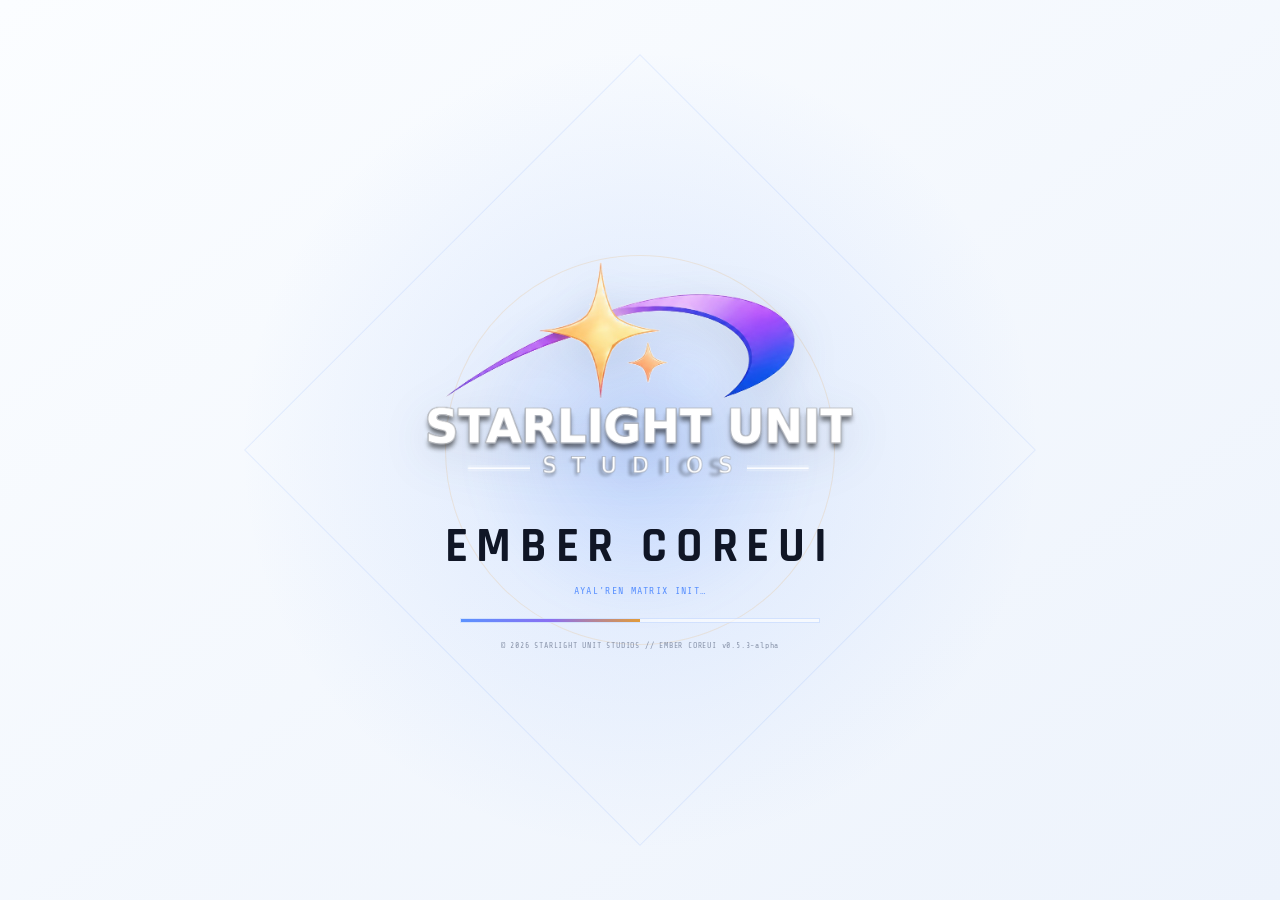
<file: index.html>
<!DOCTYPE html>
<html lang="de">
<head>
  <meta charset="utf-8" />
  <meta http-equiv="Content-Language" content="de-DE" />
  <meta name="language" content="de-DE" />
  <meta http-equiv="Accept-Language" content="de-DE, de;q=0.9, en;q=0.8" />
  <meta name="viewport" content="width=device-width, initial-scale=1, maximum-scale=1, user-scalable=no, viewport-fit=cover" />
  <meta name="application-name" content="Ember CoreUI" />
  <meta name="author" content="Patrick Schildgen, Starlight Unit Studios" />
  <meta name="description" content="STΛRLIɢHT: Ember CoreUI is an independently developed local AI web interface by Starlight Unit Studios." />
  <meta property="og:type" content="website" />
  <meta property="og:site_name" content="Ember CoreUI by Starlight Unit Studios" />
  <meta property="og:title" content="STΛRLIɢHT: Ember CoreUI" />
  <meta property="og:description" content="Independent local AI web interface by Starlight Unit Studios." />
  <link rel="canonical" href="https://coreui.starlight-unit.de/" />
  <title>Project STΛRLIɢHT: Ember CoreUI</title>
  <script type="application/ld+json">
  {
    "@context": "https://schema.org",
    "@type": "SoftwareApplication",
    "name": "Ember CoreUI",
    "alternateName": "STΛRLIɢHT: Ember CoreUI",
    "applicationCategory": "DeveloperApplication",
    "operatingSystem": "Self-hosted web application",
    "url": "https://coreui.starlight-unit.de/",
    "codeRepository": "https://github.com/Starlight-Unit-Studio/coreui",
    "isAccessibleForFree": true,
    "author": {
      "@type": "Organization",
      "name": "Starlight Unit Studios"
    },
    "publisher": {
      "@type": "Organization",
      "name": "Starlight Unit Studios"
    }
  }
  </script>
  <link rel="stylesheet" href="./css/console.css?v=0.5.3-alpha" />
  <script src="./js/console-gate.js?v=0.5.3-alpha"></script>
  <script src="./js/coreui-preferences.js?v=0.5.3-alpha"></script>
</head>
<body>
  <div class="splash" id="splash">
    <div class="splash-glow"></div>
    <div class="studio-mark studio-mark-splash">
      <img src="./images/starlight_unit_studios_logo_original.png" alt="Starlight Unit Studios" class="splash-logo" draggable="false" />
    </div>
    <div class="splash-title">EMBER COREUI</div>
    <div class="splash-sub" id="splashStatus">AYAL'REN MATRIX INIT…</div>
    <div class="splash-bar">
      <div class="splash-bar-fill" id="splashBar"></div>
    </div>
    <div class="splash-copyright">© 2026 STARLIGHT UNIT STUDIOS // EMBER COREUI v0.5.3-alpha</div>
  </div>
  <script>
    var msgs = [
      'ARCHNET VERBINDUNG…',
      'EMBER INTERFACE LADEN…',
      'SICHERHEITSPROTOKOLL AKTIV…',
      'BEREIT.'
    ];
    var i = 0;
    var bar = document.getElementById('splashBar');
    var status = document.getElementById('splashStatus');
    var pct = 0;
    var iv = setInterval(function() {
      i++;
      pct = Math.min(100, Math.round((i / msgs.length) * 100));
      bar.style.width = pct + '%';
      if (i < msgs.length) {
        status.textContent = msgs[i];
      }
      if (i >= msgs.length) {
        clearInterval(iv);
        setTimeout(function() {
          location.href = 'login.html';
        }, 400);
      }
    }, 380);
  </script>
</body>
</html>
</file>
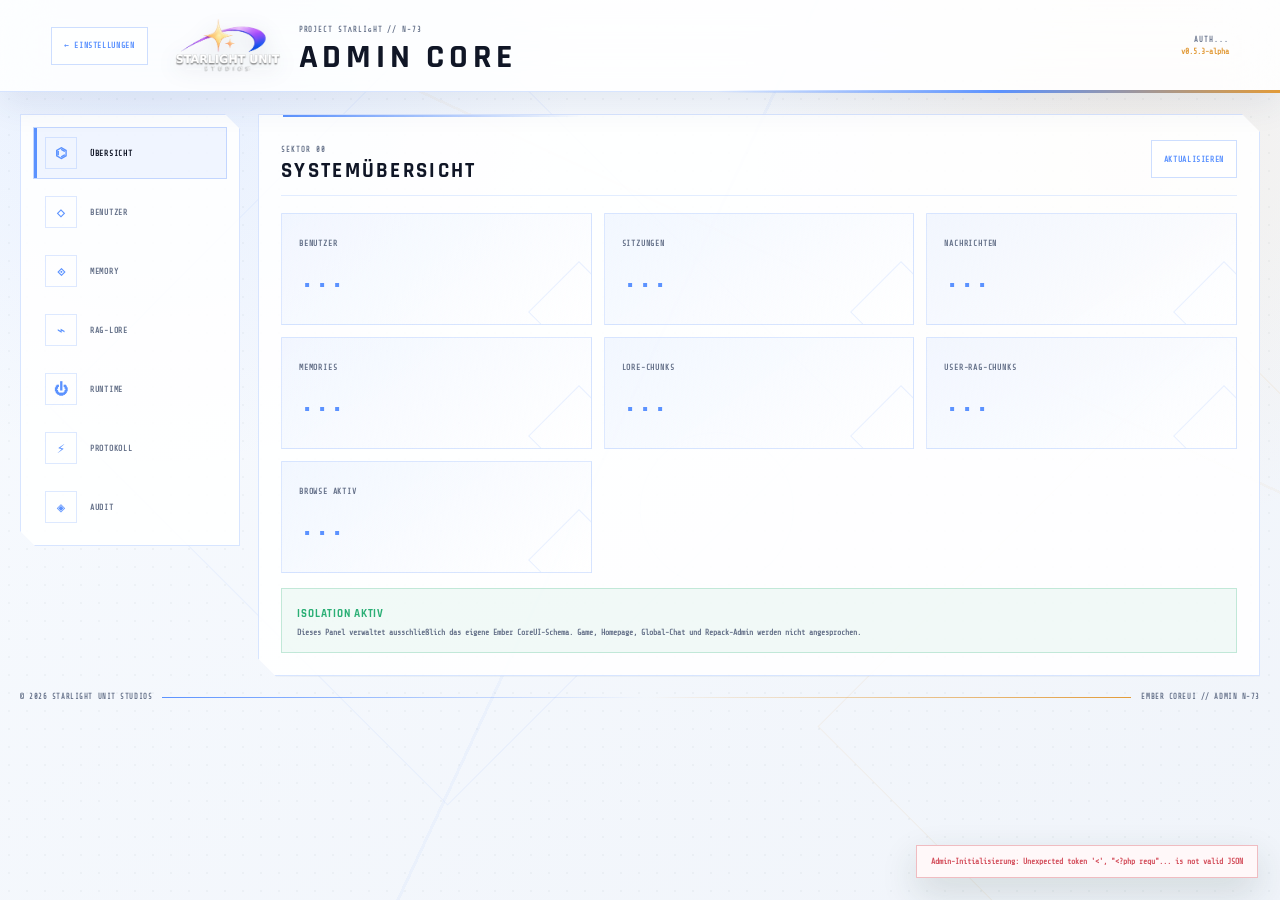
<file: admin/index.html>
<!DOCTYPE html>
<html lang="de">
<head>
  <meta charset="utf-8" />
  <meta name="viewport" content="width=device-width, initial-scale=1, maximum-scale=1, viewport-fit=cover" />
  <meta name="theme-color" content="#f0f4fa" />
  <meta name="application-version" content="0.5.3-alpha" />
  <meta name="application-name" content="Ember CoreUI" />
  <meta name="robots" content="noindex,nofollow" />
  <title>Ember CoreUI - Admin Core</title>
  <link rel="stylesheet" href="../css/admin.css?v=0.5.3-alpha" />
  <script src="../js/console-gate.js?v=0.5.3-alpha"></script>
</head>
<body>
  <div class="admin-field" aria-hidden="true"><i></i><i></i><i></i></div>
  <header class="admin-topbar">
    <a class="admin-back" id="adminBack" href="../settings.html">← EINSTELLUNGEN</a>
    <div class="admin-brand">
      <img src="../images/starlight_unit_studios_logo_original.png" alt="Starlight Unit Studios" draggable="false" />
      <div><span>PROJECT STΛRLIɢHT // N-73</span><h1>ADMIN CORE</h1></div>
    </div>
    <div class="admin-identity"><span id="adminIdentity">AUTH...</span><strong>v0.5.3-alpha</strong></div>
  </header>

  <div class="admin-shell">
    <nav class="admin-nav" aria-label="Verwaltungsbereiche">
      <button class="active" data-panel="overview"><b>⌬</b><span>ÜBERSICHT</span></button>
      <button data-panel="users"><b>◇</b><span>BENUTZER</span></button>
      <button data-panel="memories"><b>⟐</b><span>MEMORY</span></button>
      <button data-panel="lore"><b>⌁</b><span>RAG-LORE</span></button>
      <button data-panel="runtime"><b>⏻</b><span>RUNTIME</span></button>
      <button data-panel="logs"><b>⚡</b><span>PROTOKOLL</span></button>
      <button data-panel="audit"><b>◈</b><span>AUDIT</span></button>
    </nav>

    <main class="admin-main">
      <div class="admin-flash" id="adminFlash" role="status" aria-live="polite"></div>

      <section class="admin-panel active" data-panel-view="overview">
        <header class="panel-head"><div><span>SEKTOR 00</span><h2>SYSTEMÜBERSICHT</h2></div><button id="refreshOverview">AKTUALISIEREN</button></header>
        <div class="stat-grid" id="statGrid">
          <article><span>BENUTZER</span><strong data-stat="users">...</strong></article>
          <article><span>SITZUNGEN</span><strong data-stat="sessions">...</strong></article>
          <article><span>NACHRICHTEN</span><strong data-stat="messages">...</strong></article>
          <article><span>MEMORIES</span><strong data-stat="memories">...</strong></article>
          <article><span>LORE-CHUNKS</span><strong data-stat="lore_chunks">...</strong></article>
          <article><span>USER-RAG-CHUNKS</span><strong data-stat="user_knowledge_chunks">...</strong></article>
          <article><span>BROWSE AKTIV</span><strong data-stat="browse_active">...</strong></article>
        </div>
        <div class="admin-callout"><b>ISOLATION AKTIV</b><p>Dieses Panel verwaltet ausschließlich das eigene Ember CoreUI-Schema. Game, Homepage, Global-Chat und Repack-Admin werden nicht angesprochen.</p></div>
      </section>

      <section class="admin-panel" data-panel-view="users" hidden>
        <header class="panel-head"><div><span>SEKTOR 01</span><h2>BENUTZER UND RECHTE</h2></div><button id="reloadUsers">NEU LADEN</button></header>
        <form class="admin-form user-create-form" id="adminUserForm">
          <label>ANZEIGENAME<input id="newUserDisplayName" type="text" maxlength="64" required autocomplete="off" /></label>
          <label>LOGIN-E-MAIL<input id="newUserEmail" type="email" maxlength="254" required autocomplete="off" /></label>
          <label>STARTPASSWORT<input id="newUserPassword" type="password" minlength="12" maxlength="1024" required autocomplete="new-password" /></label>
          <label>ROLLE<select id="newUserLevel"><option value="4">4 // USER</option><option value="3">3 // CHAT-MOD</option><option value="2">2 // MOD</option><option value="1">1 // ADMIN</option></select></label>
          <div class="form-actions wide"><button type="submit">BENUTZER ANLEGEN</button><span class="form-hint">Das Konto erhält automatisch ein eigenes Profil, einen privaten Operator und funktionierende Sitzungen.</span></div>
        </form>
        <div class="toolbar"><input id="userSearch" type="search" placeholder="E-Mail oder Charakter suchen..." /><button id="searchUsers">SUCHEN</button></div>
        <div class="table-wrap"><table><thead><tr><th>ID</th><th>KONTO</th><th>ROLLE</th><th>SPERRE BIS</th><th>SITZUNGEN</th><th>AKTION</th></tr></thead><tbody id="userRows"></tbody></table></div>
      </section>

      <section class="admin-panel" data-panel-view="memories" hidden>
        <header class="panel-head"><div><span>SEKTOR 02</span><h2>CRUD-LZG</h2></div><button id="reloadAdminMemories">NEU LADEN</button></header>
        <form class="admin-form memory-form" id="adminMemoryForm">
          <input id="adminMemoryId" type="hidden" value="0" />
          <label class="wide">FAKT<textarea id="adminMemoryFact" rows="4" maxlength="2000" required></textarea></label>
          <label>SCOPE<select id="adminMemoryScope"><option value="global">GLOBAL</option><option value="user">USER</option><option value="character">CHARACTER</option></select></label>
          <label>RELEVANZ<input id="adminMemoryRelevance" type="number" min="1" max="10" value="5" /></label>
          <label>USER-ID<input id="adminMemoryUser" type="number" min="0" value="0" /></label>
          <label>CHARAKTER-ID<input id="adminMemoryCharacter" type="text" maxlength="64" /></label>
          <div class="form-actions wide"><button type="submit">SPEICHERN</button><button type="button" id="resetAdminMemory">NEUER FAKT</button></div>
        </form>
        <div class="toolbar"><input id="memorySearch" type="search" placeholder="Memory durchsuchen..." /><select id="memoryScopeFilter"><option value="">ALLE SCOPES</option><option value="global">GLOBAL</option><option value="user">USER</option><option value="character">CHARACTER</option></select><button id="searchAdminMemories">FILTERN</button></div>
        <div class="memory-admin-list" id="adminMemoryRows"></div>
      </section>

      <section class="admin-panel" data-panel-view="lore" hidden>
        <header class="panel-head"><div><span>SEKTOR 03</span><h2>RAG-LITE UND KANON</h2></div><button id="reloadLore">QUELLEN LADEN</button></header>
        <div class="lore-sources" id="loreSources"></div>
        <div class="toolbar"><input id="loreSearch" type="search" placeholder="Lore-Auszüge durchsuchen..." /><select id="loreSourceFilter"><option value="">ALLE QUELLEN</option></select><button id="searchLore">SUCHEN</button></div>
        <div class="lore-results" id="loreResults"></div>
        <div class="admin-callout amber"><b>IMPORT ÜBER SSH</b><p>Neuindizierung bleibt bewusst ein kontrollierter Terminal-Schritt über tools/ingest_docx_knowledge.php. Das Panel führt keine Dateipfade außerhalb des Pakets aus.</p></div>
      </section>

      <section class="admin-panel" data-panel-view="runtime" hidden>
        <header class="panel-head"><div><span>SEKTOR 04</span><h2>EMBER COREUI RUNTIME</h2></div><button id="saveRuntime">SPEICHERN</button></header>
        <div class="admin-form runtime-form">
          <label class="check"><input id="registrationEnabled" type="checkbox" /><span>ÖFFENTLICHE REGISTRIERUNG</span></label>
          <label class="check"><input id="maintenanceEnabled" type="checkbox" /><span>WARTUNGSMODUS</span></label>
          <label class="check"><input id="memoryDefaultEnabled" type="checkbox" /><span>MEMORY STANDARDMÄSSIG AN</span></label>
          <label>SYSTEM-PROMPT-LIMIT<input id="promptLimit" type="number" min="500" max="12000" step="100" /></label>
          <label class="wide">WARTUNGSMELDUNG<textarea id="maintenanceMessage" rows="3" maxlength="520"></textarea></label>
          <div class="runtime-divider wide"><span>WERKZEUGPFAD</span></div>
          <label class="check"><input id="toolWebEnabled" type="checkbox" /><span>SCHNELLE WEB-SUCHE</span></label>
          <label class="check"><input id="toolBrowseEnabled" type="checkbox" /><span>TIEFE BROWSER-RECHERCHE</span></label>
          <label class="check"><input id="toolPythonEnabled" type="checkbox" /><span>ISOLIERTES PYTHON</span></label>
          <div class="runtime-divider wide"><span>OPTIONALER EXTERNER ADAPTER</span></div>
          <label class="check"><input id="externalEnabled" type="checkbox" /><span>EXTERNEN ADAPTER VORBEREITEN (NOCH INAKTIV)</span></label>
          <label>ANZEIGENAME<input id="externalLabel" type="text" maxlength="160" /></label>
          <label class="wide">HTTPS BASE-URL<input id="externalBaseUrl" type="url" placeholder="https://api.example.com/v1" /></label>
          <label class="wide">MODELLNAME<input id="externalModel" type="text" maxlength="160" /></label>
        </div>
        <div class="admin-callout"><b>KEIN KOMPATIBILITÄTSVERSPRECHEN</b><p>Der lokale Ollama-Pfad mit Gemma 4 bleibt der Referenzbetrieb. API-Schlüssel gehören ausschließlich serverseitig in STU_EXTERNAL_API_KEY und werden nie im Browser gespeichert.</p></div>
      </section>

      <section class="admin-panel" data-panel-view="logs" hidden>
        <header class="panel-head"><div><span>SEKTOR 05</span><h2>FEHLERPROTOKOLL</h2></div><div class="head-actions"><button id="reloadLogs">NEU LADEN</button><button class="danger" id="clearLogs">LEEREN</button></div></header>
        <pre class="log-output" id="logOutput">PROTOKOLL WIRD GELADEN...</pre>
      </section>

      <section class="admin-panel" data-panel-view="audit" hidden>
        <header class="panel-head"><div><span>SEKTOR 06</span><h2>ADMIN-AUDIT</h2></div><button id="reloadAudit">NEU LADEN</button></header>
        <div class="audit-list" id="auditRows"></div>
      </section>
    </main>
  </div>

  <footer class="admin-footer"><span>© 2026 STARLIGHT UNIT STUDIOS</span><i></i><span>EMBER COREUI // ADMIN N-73</span></footer>
  <script src="../js/admin.js?v=0.5.3-alpha"></script>
</body>
</html>
</file>
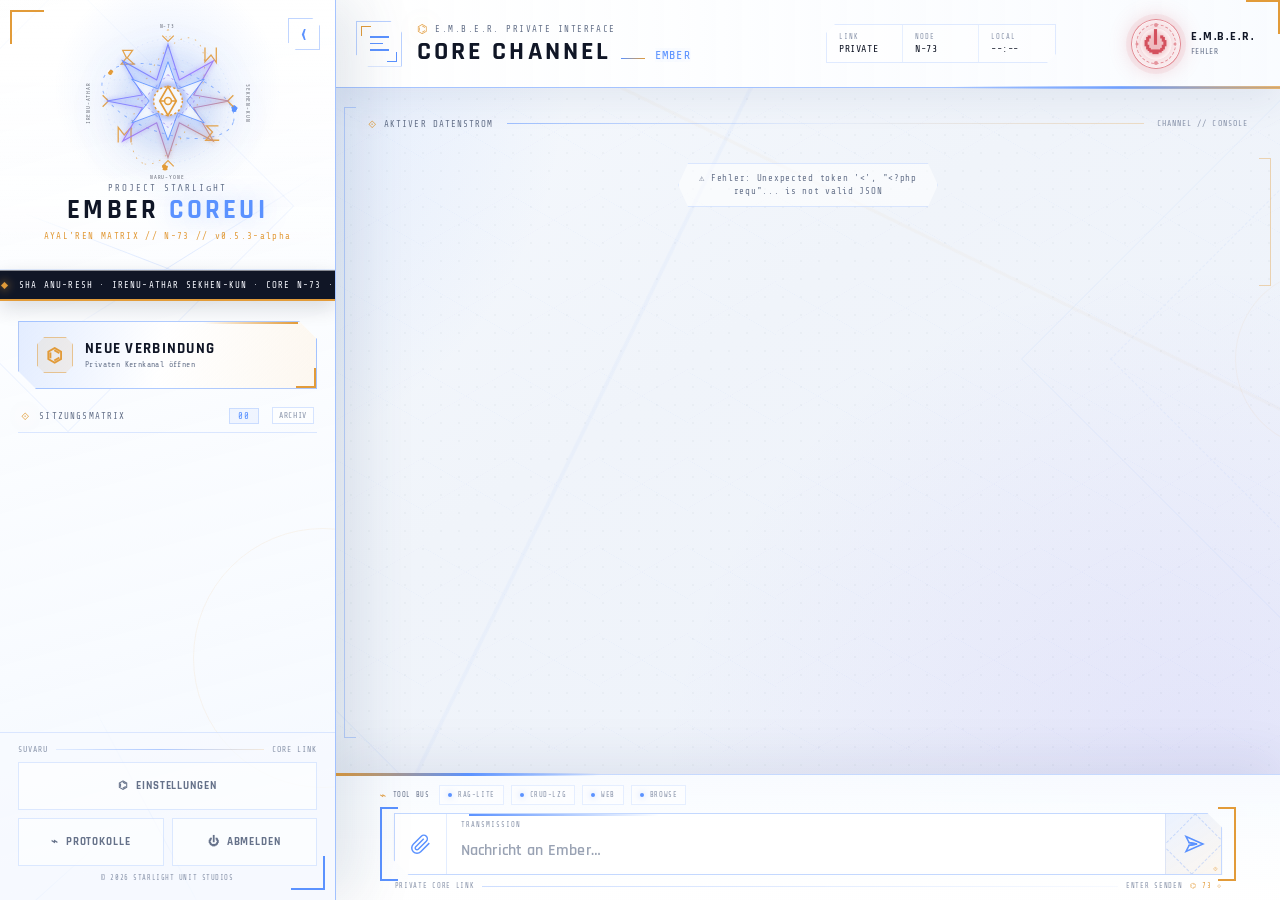
<file: app.html>
<!DOCTYPE html>
<html lang="de">
<head>
  <meta charset="utf-8" />
  <meta http-equiv="Content-Language" content="de-DE" />
  <meta name="language" content="de-DE" />
  <meta http-equiv="Accept-Language" content="de-DE, de;q=0.9, en;q=0.8" />
  <meta
    name="viewport"
    content="width=device-width, initial-scale=1, maximum-scale=1, user-scalable=no, viewport-fit=cover"
  />
  <meta name="theme-color" content="#f0f4fa" />
  <meta name="color-scheme" content="light" />
  <meta name="application-version" content="0.5.3-alpha" />
  <meta name="application-name" content="Ember CoreUI" />
  <meta name="robots" content="noindex,nofollow" />
  <title>Project STΛRLIɢHT: Ember CoreUI</title>
  <link rel="stylesheet" href="./css/console.css?v=0.5.3-alpha" />
  <script src="./js/console-gate.js?v=0.5.3-alpha"></script>
  <script src="./js/coreui-preferences.js?v=0.5.3-alpha"></script>
</head>
<body class="app-body coreui-body">
  <input
    class="sidebar-control"
    id="sidebarControl"
    type="checkbox"
    checked
    aria-hidden="true"
    tabindex="-1"
  />

  <div class="drawer-overlay" id="drawerOverlay" aria-hidden="true"></div>

  <nav class="drawer" id="drawer" aria-label="Ember CoreUI Sitzungen">
    <div class="drawer-vector-field" aria-hidden="true">
      <span></span><span></span><span></span><span></span>
    </div>

    <header class="drawer-header">
      <div class="brand-lockup">
        <div class="ren-matrix" aria-label="Ren Sternenmatrix, Kernsignatur 73">
          <svg
            class="ren-matrix-svg"
            viewBox="0 0 220 220"
            role="img"
            aria-labelledby="renMatrixTitle renMatrixDesc"
          >
            <title id="renMatrixTitle">Project Starlight Ember Core Matrix</title>
            <desc id="renMatrixDesc">
              Verschachtelte Sternenmatrix mit Orbitalringen, Ayal-Glyphen und erwachendem Kern.
            </desc>
            <defs>
              <linearGradient id="renCoreGradient" x1="0" y1="0" x2="1" y2="1">
                <stop offset="0" stop-color="#5b92ff" />
                <stop offset="0.48" stop-color="#9b7dff" />
                <stop offset="1" stop-color="#e29b39" />
              </linearGradient>
              <radialGradient id="renHaloGradient" cx="50%" cy="50%" r="50%">
                <stop offset="0" stop-color="#ffffff" stop-opacity="0.98" />
                <stop offset="0.38" stop-color="#7facff" stop-opacity="0.72" />
                <stop offset="1" stop-color="#5b92ff" stop-opacity="0" />
              </radialGradient>
              <filter id="renGlow" x="-70%" y="-70%" width="240%" height="240%">
                <feGaussianBlur stdDeviation="3.2" result="blur" />
                <feMerge>
                  <feMergeNode in="blur" />
                  <feMergeNode in="SourceGraphic" />
                </feMerge>
              </filter>
              <filter id="amberGlow" x="-80%" y="-80%" width="260%" height="260%">
                <feGaussianBlur stdDeviation="2.1" result="blur" />
                <feMerge>
                  <feMergeNode in="blur" />
                  <feMergeNode in="SourceGraphic" />
                </feMerge>
              </filter>
            </defs>

            <g class="matrix-guide" aria-hidden="true">
              <path d="M25 110H195M110 25V195M50 50L170 170M170 50L50 170" />
              <path d="M38 82H58V62M162 62V82H182M38 138H58V158M162 158V138H182" />
              <circle cx="110" cy="110" r="82" />
              <circle cx="110" cy="110" r="57" />
            </g>

            <g class="matrix-orbit matrix-orbit-a" aria-hidden="true">
              <ellipse cx="110" cy="110" rx="91" ry="43" transform="rotate(18 110 110)" />
              <circle class="orbit-node orbit-node-cx" cx="198" cy="120" r="4.5" />
              <circle class="orbit-node orbit-node-amb" cx="34" cy="72" r="3.5" />
            </g>
            <g class="matrix-orbit matrix-orbit-b" aria-hidden="true">
              <ellipse cx="110" cy="110" rx="89" ry="38" transform="rotate(112 110 110)" />
              <path d="M110 15l4 7-4 7-4-7z" />
              <circle class="orbit-node orbit-node-amb" cx="106" cy="198" r="4" />
            </g>

            <g class="matrix-runes" aria-hidden="true">
              <path d="M50 43h13l-7 10 9 8H48l7-8z" />
              <path d="M159 40v18l8-9 7 10V40" />
              <path d="M176 143h-15l8 8-9 11h17" />
              <path d="M61 164V145l-9 10-8-10v19" />
              <path d="M24 103l7 7-7 7M196 103l-7 7 7 7" />
              <path d="M103 24l7 7 7-7M103 196l7-7 7 7" />
            </g>

            <g class="matrix-star" filter="url(#renGlow)">
              <path
                class="star-outer"
                d="M110 35l15 47 45-25-26 45 47 8-47 9 26 44-45-24-15 46-15-46-45 24 26-44-47-9 47-8-26-45 45 25z"
              />
              <path
                class="star-inner"
                d="M110 58l13 36 35-13-23 29 23 29-35-13-13 36-13-36-35 13 23-29-23-29 35 13z"
              />
              <path class="star-diamond" d="M110 75l35 35-35 35-35-35z" />
            </g>

            <g class="matrix-core" filter="url(#amberGlow)">
              <circle class="core-halo" cx="110" cy="110" r="28" />
              <circle class="core-ring" cx="110" cy="110" r="19" />
              <path class="core-rune" d="M110 91l11 19-11 19-11-19zM99 110h22" />
              <circle class="core-point" cx="110" cy="110" r="4.5" />
            </g>

            <g class="matrix-code" aria-hidden="true">
              <text x="109" y="13">N-73</text>
              <text x="109" y="214">NARU-YONE</text>
              <text x="7" y="113" transform="rotate(-90 7 113)">IRENU-ATHAR</text>
              <text x="213" y="113" transform="rotate(90 213 113)">SEKHEN-KUN</text>
            </g>
          </svg>
        </div>

        <div class="brand-copy">
          <div class="brand-kicker">PROJECT STΛRLIɢHT</div>
          <div class="brand-title">EMBER <span>COREUI</span></div>
          <div class="brand-signature">AYAL'REN MATRIX // N-73 // v0.5.3-alpha</div>
        </div>
      </div>

      <label
        class="drawer-close"
        id="drawerClose"
        for="sidebarControl"
        role="button"
        tabindex="0"
        aria-label="Sidebar einklappen"
      >
        <span aria-hidden="true">‹</span>
      </label>
    </header>

    <div class="core-ticker" aria-label="Ayal Systemticker">
      <div class="ticker-track">
        <span class="ticker-unit">SHA ANU-RESH · IRENU-ATHAR SEKHEN-KUN · CORE N-73 ·</span>
        <span class="ticker-unit" aria-hidden="true">SHA ANU-RESH · IRENU-ATHAR SEKHEN-KUN · CORE N-73 ·</span>
        <span class="ticker-unit" aria-hidden="true">SHA ANU-RESH · IRENU-ATHAR SEKHEN-KUN · CORE N-73 ·</span>
        <span class="ticker-unit" aria-hidden="true">SHA ANU-RESH · IRENU-ATHAR SEKHEN-KUN · CORE N-73 ·</span>
      </div>
    </div>

    <div class="drawer-content">
      <button class="btn-new-session hud-button hud-button-primary" id="btnNewSession" type="button">
        <span class="hud-button-glyph" aria-hidden="true">⌬</span>
        <span class="hud-button-copy">
          <strong>NEUE VERBINDUNG</strong>
          <small>Privaten Kernkanal öffnen</small>
        </span>
      </button>

      <section class="session-zone" aria-labelledby="sessionZoneTitle">
        <div class="section-label" id="sessionZoneTitle">
          <span class="section-rune" aria-hidden="true">⟐</span>
          <span>SITZUNGSMATRIX</span>
          <span class="section-count" id="sessionCount">00</span>
          <button class="session-archive-toggle" id="sessionArchiveToggle" type="button">ARCHIV</button>
        </div>
        <ul class="session-list" id="sessionList" aria-live="polite"></ul>
      </section>
    </div>

    <footer class="drawer-footer">
      <div class="drawer-system-line" aria-hidden="true">
        <span>SUVARU</span>
        <i></i>
        <span>CORE LINK</span>
      </div>
      <button class="btn-settings hud-button hud-button-quiet" id="btnSettings" type="button">
        <span aria-hidden="true">⌬</span>
        <span>EINSTELLUNGEN</span>
      </button>
      <button class="btn-protocols hud-button hud-button-quiet" id="btnProtocols" type="button">
        <span aria-hidden="true">⌁</span>
        <span>PROTOKOLLE</span>
      </button>
      <button class="btn-logout hud-button hud-button-quiet" id="btnLogout" type="button">
        <span aria-hidden="true">⏻</span>
        <span>ABMELDEN</span>
      </button>
      <div class="drawer-copyright">© 2026 STARLIGHT UNIT STUDIOS</div>
    </footer>
  </nav>

  <div class="app-shell">
    <header class="app-header">
      <div class="header-leading">
        <label
          class="header-menu-btn"
          id="btnDrawer"
          for="sidebarControl"
          role="button"
          tabindex="0"
          aria-label="Sitzungsnavigation umschalten"
          aria-controls="drawer"
        >
          <span></span><span></span><span></span>
        </label>

        <div class="header-title-block">
          <div class="header-eyebrow">
            <span class="header-rune" aria-hidden="true">⌬</span>
            E.M.B.E.R. PRIVATE INTERFACE
          </div>
          <div class="header-title-row">
            <h1 class="header-title">CORE CHANNEL</h1>
            <span class="header-divider" aria-hidden="true"></span>
            <div class="header-session-name" id="headerSessionName">EMBER</div>
          </div>
        </div>
      </div>

      <div class="header-telemetry" aria-label="Kerntelemetrie">
        <div class="telemetry-cell">
          <span class="telemetry-key">LINK</span>
          <strong>PRIVATE</strong>
        </div>
        <div class="telemetry-cell">
          <span class="telemetry-key">NODE</span>
          <strong>N-73</strong>
        </div>
        <div class="telemetry-cell telemetry-clock">
          <span class="telemetry-key">LOCAL</span>
          <strong id="coreClock">--:--</strong>
        </div>
      </div>

      <div class="header-status" id="headerStatus" aria-live="polite">
        <button
          class="status-dot"
          id="statusDot"
          type="button"
          aria-label="E.M.B.E.R. Status"
          aria-pressed="false"
        >
          <span class="power-orbit" aria-hidden="true"></span>
          <span class="power-glyph" aria-hidden="true">⏻</span>
        </button>
        <div class="status-copy">
          <span class="status-kicker">E.M.B.E.R.</span>
          <span class="status-label" id="statusLabel">VERBINDE…</span>
        </div>
      </div>
    </header>

    <main class="messages-area" id="messagesArea">
      <div class="feed-vector feed-vector-a" aria-hidden="true"></div>
      <div class="feed-vector feed-vector-b" aria-hidden="true"></div>

      <section class="feed-shell" aria-label="Private Unterhaltung mit E.M.B.E.R.">
        <header class="feed-header">
          <div class="feed-header-title">
            <span class="feed-rune" aria-hidden="true">⟐</span>
            <span>AKTIVER DATENSTROM</span>
          </div>
          <div class="feed-header-line" aria-hidden="true"></div>
          <div class="feed-header-code">CHANNEL // CONSOLE</div>
        </header>

        <div
          class="messages-inner"
          id="messagesInner"
          role="log"
          aria-live="polite"
          aria-relevant="additions text"
        ></div>
      </section>

      <button class="jump-latest" id="jumpLatest" type="button" aria-label="Zur neuesten Nachricht springen">
        <span aria-hidden="true">↓</span>
        <span class="jump-latest-ring" aria-hidden="true"></span>
      </button>
    </main>

    <footer class="composer">
      <div class="capability-strip" aria-label="Aktive E.M.B.E.R. Werkzeuge">
        <div class="capability-label">
          <span aria-hidden="true">⌁</span>
          <span>TOOL BUS</span>
        </div>
        <div class="capability-item" id="ragState" data-state="ready">
          <i aria-hidden="true"></i><span>RAG-LITE</span>
        </div>
        <div class="capability-item" id="memoryState" data-state="ready">
          <i aria-hidden="true"></i><span>CRUD-LZG</span>
        </div>
        <div class="capability-item" id="webState" data-state="ready">
          <i aria-hidden="true"></i><span>WEB</span>
        </div>
        <div class="capability-item" id="browseState" data-state="ready">
          <i aria-hidden="true"></i><span>BROWSE</span>
        </div>
      </div>

      <div class="composer-attachments" id="attachList" hidden aria-label="Ausgewählte Anhänge"></div>
      <div class="composer-upload-state" id="attachUploadState" hidden role="status" aria-live="polite">
        <span class="attach-icon" aria-hidden="true">⇧</span>
        <span class="attach-meta">
          <span class="attach-name" id="attachUploadName">DATEI WIRD HOCHGELADEN</span>
          <span class="attach-sub" id="attachUploadSub"></span>
        </span>
        <span class="attach-bar" id="attachBar">
          <span class="attach-bar-fill" id="attachBarFill"></span>
        </span>
      </div>

      <div class="composer-edit-state" id="composerEditState" hidden role="status" aria-live="polite">
        <span class="composer-edit-icon" aria-hidden="true">✎</span>
        <span class="composer-edit-copy">
          <strong id="composerEditLabel">NACHRICHT BEARBEITEN</strong>
          <small>Der Verlauf bis zu dieser Nachricht bleibt erhalten. Danach antwortet Ember neu.</small>
        </span>
        <button type="button" id="composerEditCancel" aria-label="Bearbeitung abbrechen">ABBRECHEN</button>
      </div>

      <div class="composer-frame">
        <span class="composer-bracket composer-bracket-left" aria-hidden="true"></span>
        <span class="composer-bracket composer-bracket-right" aria-hidden="true"></span>

        <div class="composer-inner">
          <input
            type="file"
            id="fileInput"
            hidden
            multiple
            accept="image/*,video/*,audio/*,.pdf,.txt,.md,.csv,.json,.log,.doc,.docx,.xls,.xlsx,.ppt,.pptx,.zip,.rar,.7z,.tar,.gz"
          />

          <button class="composer-attach-btn" id="btnAttach" type="button" aria-label="Bis zu zehn Dateien oder Bilder anhängen">
            <svg viewBox="0 0 24 24" aria-hidden="true">
              <path d="M21.44 11.05 12.25 20.24a6 6 0 0 1-8.49-8.49l9.19-9.19a4 4 0 0 1 5.66 5.66l-9.2 9.19a2 2 0 0 1-2.83-2.83l8.49-8.48" />
            </svg>
          </button>

          <label class="composer-field" for="inputMessage">
            <span class="composer-field-label">TRANSMISSION</span>
            <input
              id="inputMessage"
              type="text"
              class="composer-input"
              placeholder="Nachricht an Ember…"
              autocomplete="off"
              maxlength="12000"
              aria-describedby="composerHint"
            />
          </label>

          <button class="composer-send" id="btnSend" type="button" aria-label="Nachricht senden">
            <svg viewBox="0 0 24 24" aria-hidden="true">
              <path d="M4 4.5 21 12 4 19.5l3.1-6.1L15 12l-7.9-1.4z" />
              <path d="M7.1 10.6 15 12l-7.9 1.4" />
            </svg>
            <span class="send-rune" aria-hidden="true">⟐</span>
          </button>
        </div>
      </div>

      <div class="composer-footer-line" id="composerHint">
        <span>PRIVATE CORE LINK</span>
        <i aria-hidden="true"></i>
        <span>ENTER SENDEN</span>
        <span class="composer-glyphs" aria-hidden="true">⌬ 73 ⟐</span>
      </div>
    </footer>
  </div>

  <script src="./js/coreui-markdown.js?v=0.5.3-alpha"></script>
  <script src="./js/console-app.js?v=0.5.3-alpha"></script>
</body>
</html>
</file>
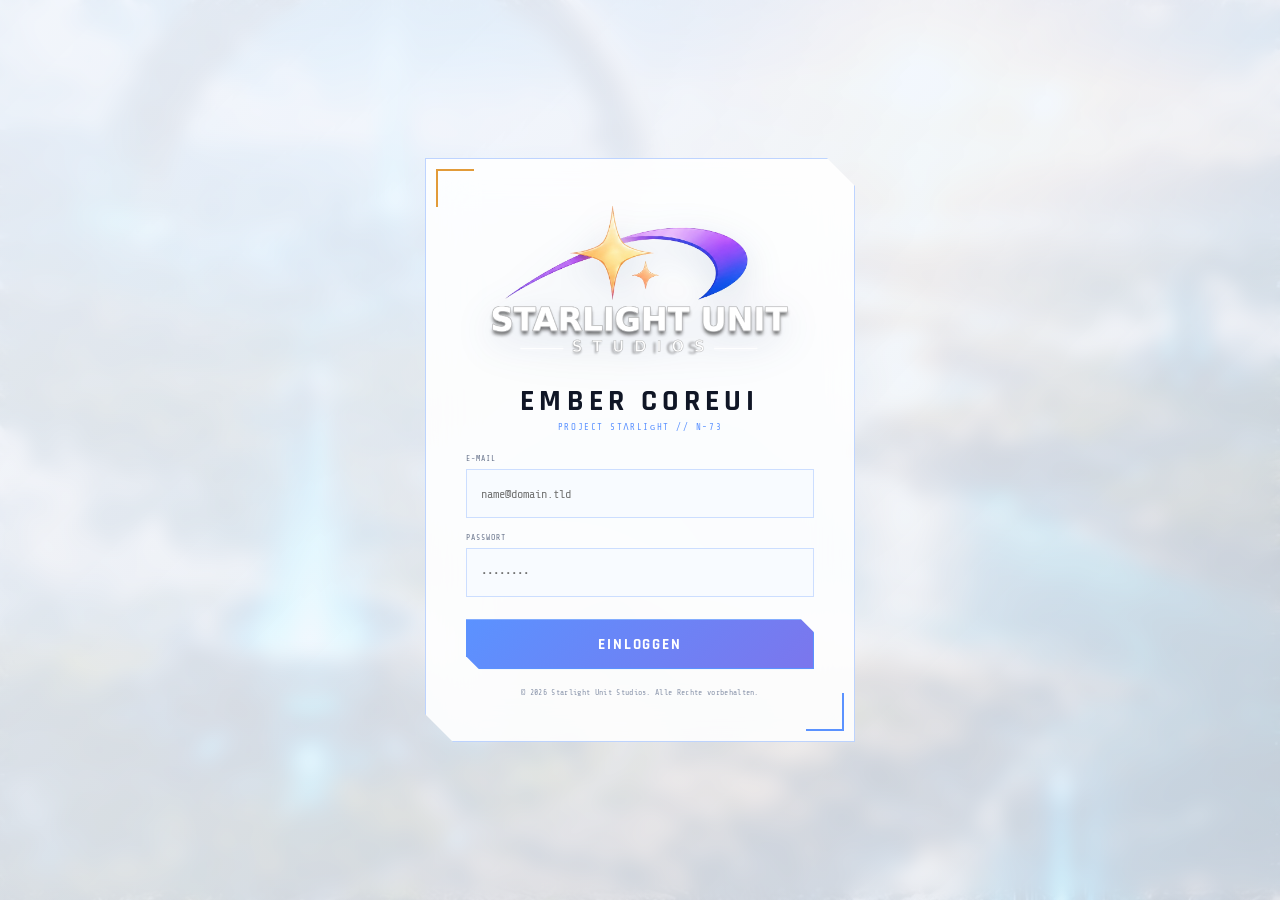
<file: login.html>
<!DOCTYPE html>
<html lang="de">
<head>
  <meta charset="utf-8" />
  <meta http-equiv="Content-Language" content="de-DE" />
  <meta name="language" content="de-DE" />
  <meta http-equiv="Accept-Language" content="de-DE, de;q=0.9, en;q=0.8" />
  <meta name="viewport" content="width=device-width, initial-scale=1, maximum-scale=1, user-scalable=no, viewport-fit=cover" />
  <meta name="application-name" content="Ember CoreUI" />
  <meta name="robots" content="noindex,nofollow" />
  <title>Ember CoreUI - Login</title>
  <link rel="stylesheet" href="./css/console.css?v=0.5.3-alpha" />
  <script src="./js/console-gate.js?v=0.5.3-alpha"></script>
  <script src="./js/coreui-preferences.js?v=0.5.3-alpha"></script>
</head>
<body>
  <div class="login-page" style="background-image:url('./images/login_background.webp')">
    <div class="login-overlay"></div>
    <div class="login-card">
      <div class="studio-mark studio-mark-login">
        <img class="logo" src="./images/starlight_unit_studios_logo_original.png" alt="Starlight Unit Studios" draggable="false" />
      </div>
      <div class="login-brand">EMBER COREUI</div>
      <div class="login-brand-sub">PROJECT STΛRLIɢHT // N-73</div>

      <div class="login-field-group">
        <label for="email">E-MAIL</label>
        <input id="email" type="email" placeholder="name@domain.tld" autocomplete="username" required />
      </div>
      <div class="login-field-group">
        <label for="password">PASSWORT</label>
        <input id="password" type="password" placeholder="••••••••" autocomplete="current-password" required />
      </div>

      <div id="loginError" class="login-error" style="display:none"></div>

      <button id="loginBtn" type="button">EINLOGGEN</button>
      <div class="login-copyright">© 2026 Starlight Unit Studios. Alle Rechte vorbehalten.</div>
    </div>
  </div>

  <script>
    // Bereits eingeloggt? Direkt weiter.
    (function() {
      fetch('./api/auth.php?action=me', { credentials: 'include' })
        .then(function(r) { return r.json(); })
        .then(function(d) {
          if (d.ok && d.user_id) {
            location.replace('app.html');
          }
        })
        .catch(function() {});
    })();

    function showError(msg) {
      var el = document.getElementById('loginError');
      el.textContent = msg;
      el.style.display = 'block';
    }

    function hideError() {
      document.getElementById('loginError').style.display = 'none';
    }

    function doLogin() {
      var email = document.getElementById('email').value.trim();
      var pass  = document.getElementById('password').value;
      var btn   = document.getElementById('loginBtn');

      hideError();

      if (!email || !pass) {
        showError('Bitte E-Mail und Passwort eingeben.');
        return;
      }

      btn.disabled = true;
      btn.textContent = 'VERBINDE…';

      fetch('./api/auth.php?action=login', {
        method: 'POST',
        credentials: 'include',
        headers: { 'Content-Type': 'application/json' },
        body: JSON.stringify({ username: email, password: pass })
      })
      .then(function(r) { return r.json(); })
      .then(function(d) {
        if (d.ok) {
          location.replace('app.html');
        } else {
          btn.disabled = false;
          btn.textContent = 'EINLOGGEN';
          var errMap = {
            'invalid_credentials': 'E-Mail oder Passwort falsch.',
            'invalid_username':    'Ungültige E-Mail-Adresse.',
            'invalid_password':    'Passwort zu kurz (min. 8 Zeichen).',
            'rate_limited':        'Zu viele Versuche. Bitte warten.',
            'account_banned':      'Konto gesperrt.',
            'banned':              'Konto gesperrt.'
          };
          showError(errMap[d.error] || ('Fehler: ' + (d.error || 'unbekannt')));
        }
      })
      .catch(function(err) {
        btn.disabled = false;
        btn.textContent = 'EINLOGGEN';
        showError('Verbindungsfehler. Server nicht erreichbar.');
      });
    }

    document.getElementById('loginBtn').addEventListener('click', doLogin);
    document.getElementById('password').addEventListener('keydown', function(e) {
      if (e.key === 'Enter') doLogin();
    });
    document.getElementById('email').addEventListener('keydown', function(e) {
      if (e.key === 'Enter') document.getElementById('password').focus();
    });
  </script>
</body>
</html>
</file>
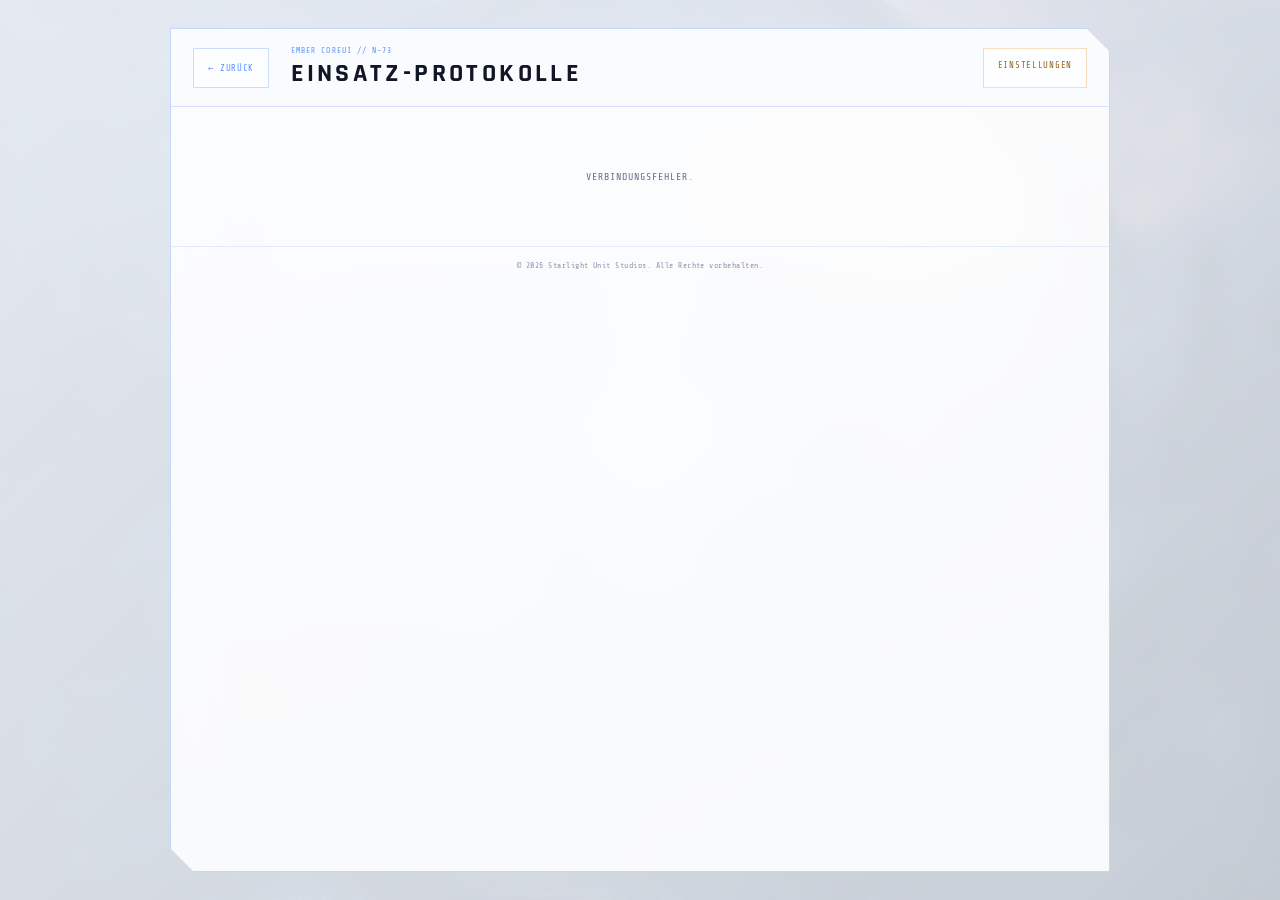
<file: protocols.html>
<!DOCTYPE html>
<html lang="de">
<head>
  <meta charset="utf-8" />
  <meta http-equiv="Content-Language" content="de-DE" />
  <meta name="language" content="de-DE" />
  <meta http-equiv="Accept-Language" content="de-DE, de;q=0.9, en;q=0.8" />
  <meta name="viewport" content="width=device-width, initial-scale=1, maximum-scale=1, user-scalable=no, viewport-fit=cover" />
  <meta name="application-name" content="Ember CoreUI" />
  <meta name="robots" content="noindex,nofollow" />
  <title>Ember CoreUI - Einsatz-Protokolle</title>
  <link rel="stylesheet" href="./css/console.css?v=0.5.3-alpha" />
  <script src="./js/console-gate.js?v=0.5.3-alpha"></script>
  <script src="./js/coreui-preferences.js?v=0.5.3-alpha"></script>
</head>
<body>
  <div class="protocols-page" style="background-image:url('./images/protocols_background.webp')">
    <div class="protocols-overlay"></div>
    <div class="protocols-wrap">

      <header class="proto-header">
        <button class="proto-back" id="protoBack">← ZURÜCK</button>
        <div class="proto-title-block">
          <div class="proto-kicker">EMBER COREUI // N-73</div>
          <div class="proto-title">EINSATZ-PROTOKOLLE</div>
        </div>
        <a class="proto-settings" href="settings.html">EINSTELLUNGEN</a>
      </header>

      <div class="proto-body">
        <div id="protoLoading" class="proto-loading">LADE ARCHIV…</div>
        <div id="protoEmpty"   class="proto-empty"   style="display:none">KEINE PROTOKOLLE VORHANDEN.</div>
        <div id="protoError"   class="proto-empty"   style="display:none">VERBINDUNGSFEHLER.</div>
        <ul  class="proto-list" id="protoList"       style="display:none"></ul>
      </div>

      <footer class="proto-footer">© 2026 Starlight Unit Studios. Alle Rechte vorbehalten.</footer>

    </div>
  </div>

  <script>
    document.getElementById('protoBack').addEventListener('click', function() {
      history.length > 1 ? history.back() : location.href = 'app.html';
    });

    (function() {
      var loadingEl = document.getElementById('protoLoading');
      var emptyEl   = document.getElementById('protoEmpty');
      var errorEl   = document.getElementById('protoError');
      var listEl    = document.getElementById('protoList');

      fetch('./api/console_sessions.php?action=list', { credentials: 'include' })
        .then(function(r) { return r.json(); })
        .then(function(d) {
          loadingEl.style.display = 'none';
          if (!d.ok) {
            if (d.error === 'not_authenticated') { location.replace('login.html'); return; }
            errorEl.style.display = 'block';
            return;
          }
          var sessions = d.sessions || [];
          if (!sessions.length) { emptyEl.style.display = 'block'; return; }

          listEl.style.display = 'block';
          sessions.forEach(function(s) {
            var li = document.createElement('li');
            li.className = 'proto-entry';
            var dateStr = s.updated_at
              ? new Date(s.updated_at).toLocaleString('de-DE')
              : (s.created_at ? new Date(s.created_at).toLocaleString('de-DE') : '-');

            li.innerHTML =
              '<div class="proto-entry-head">' +
                '<span class="proto-entry-title">' + esc(s.title) + '</span>' +
                '<span class="proto-entry-date">'  + esc(dateStr) + '</span>' +
              '</div>' +
              '<div class="proto-entry-meta">SESSION-ID: ' + esc(s.id) + '</div>';

            li.style.cursor = 'pointer';
            li.addEventListener('click', function() {
              location.href = 'app.html';
            });
            listEl.appendChild(li);
          });
        })
        .catch(function() {
          loadingEl.style.display = 'none';
          errorEl.style.display = 'block';
        });

      function esc(s) {
        return String(s)
          .replace(/&/g,'&amp;').replace(/</g,'&lt;')
          .replace(/>/g,'&gt;').replace(/"/g,'&quot;');
      }
    })();
  </script>
</body>
</html>
</file>
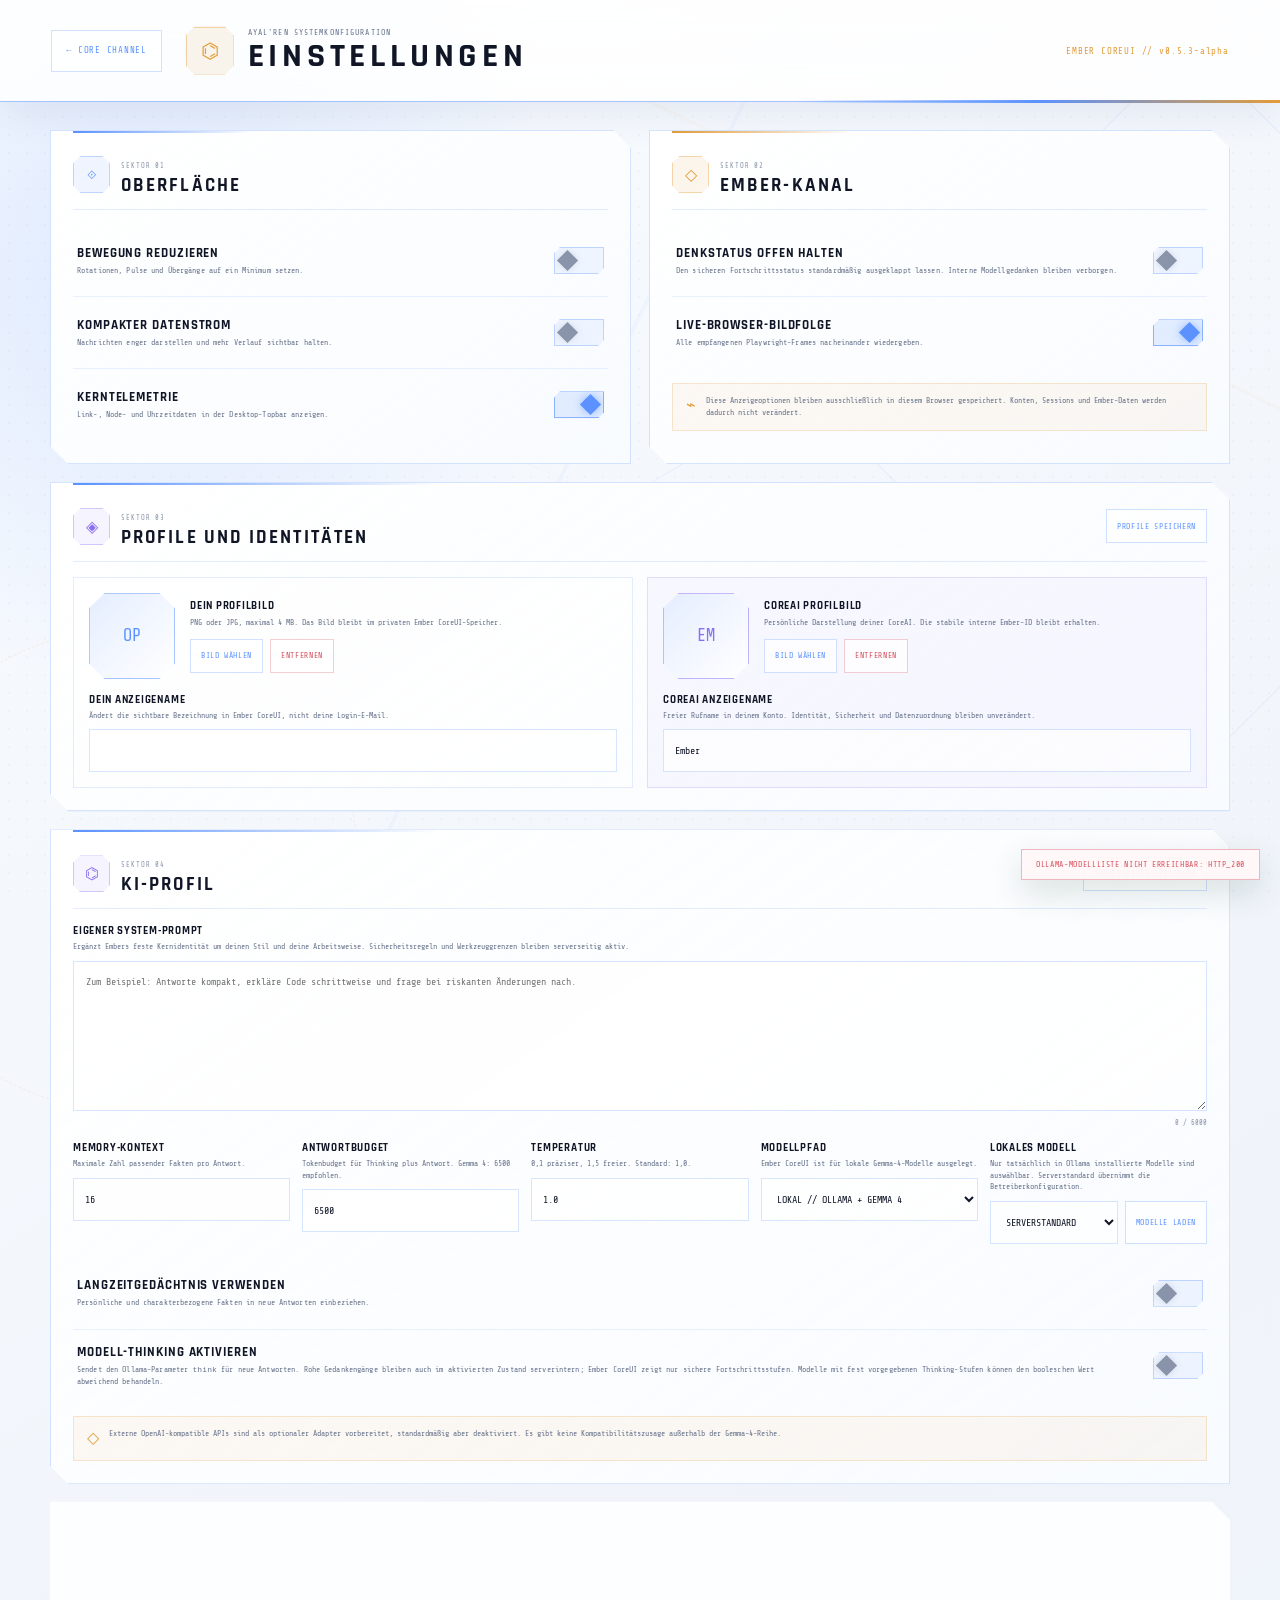
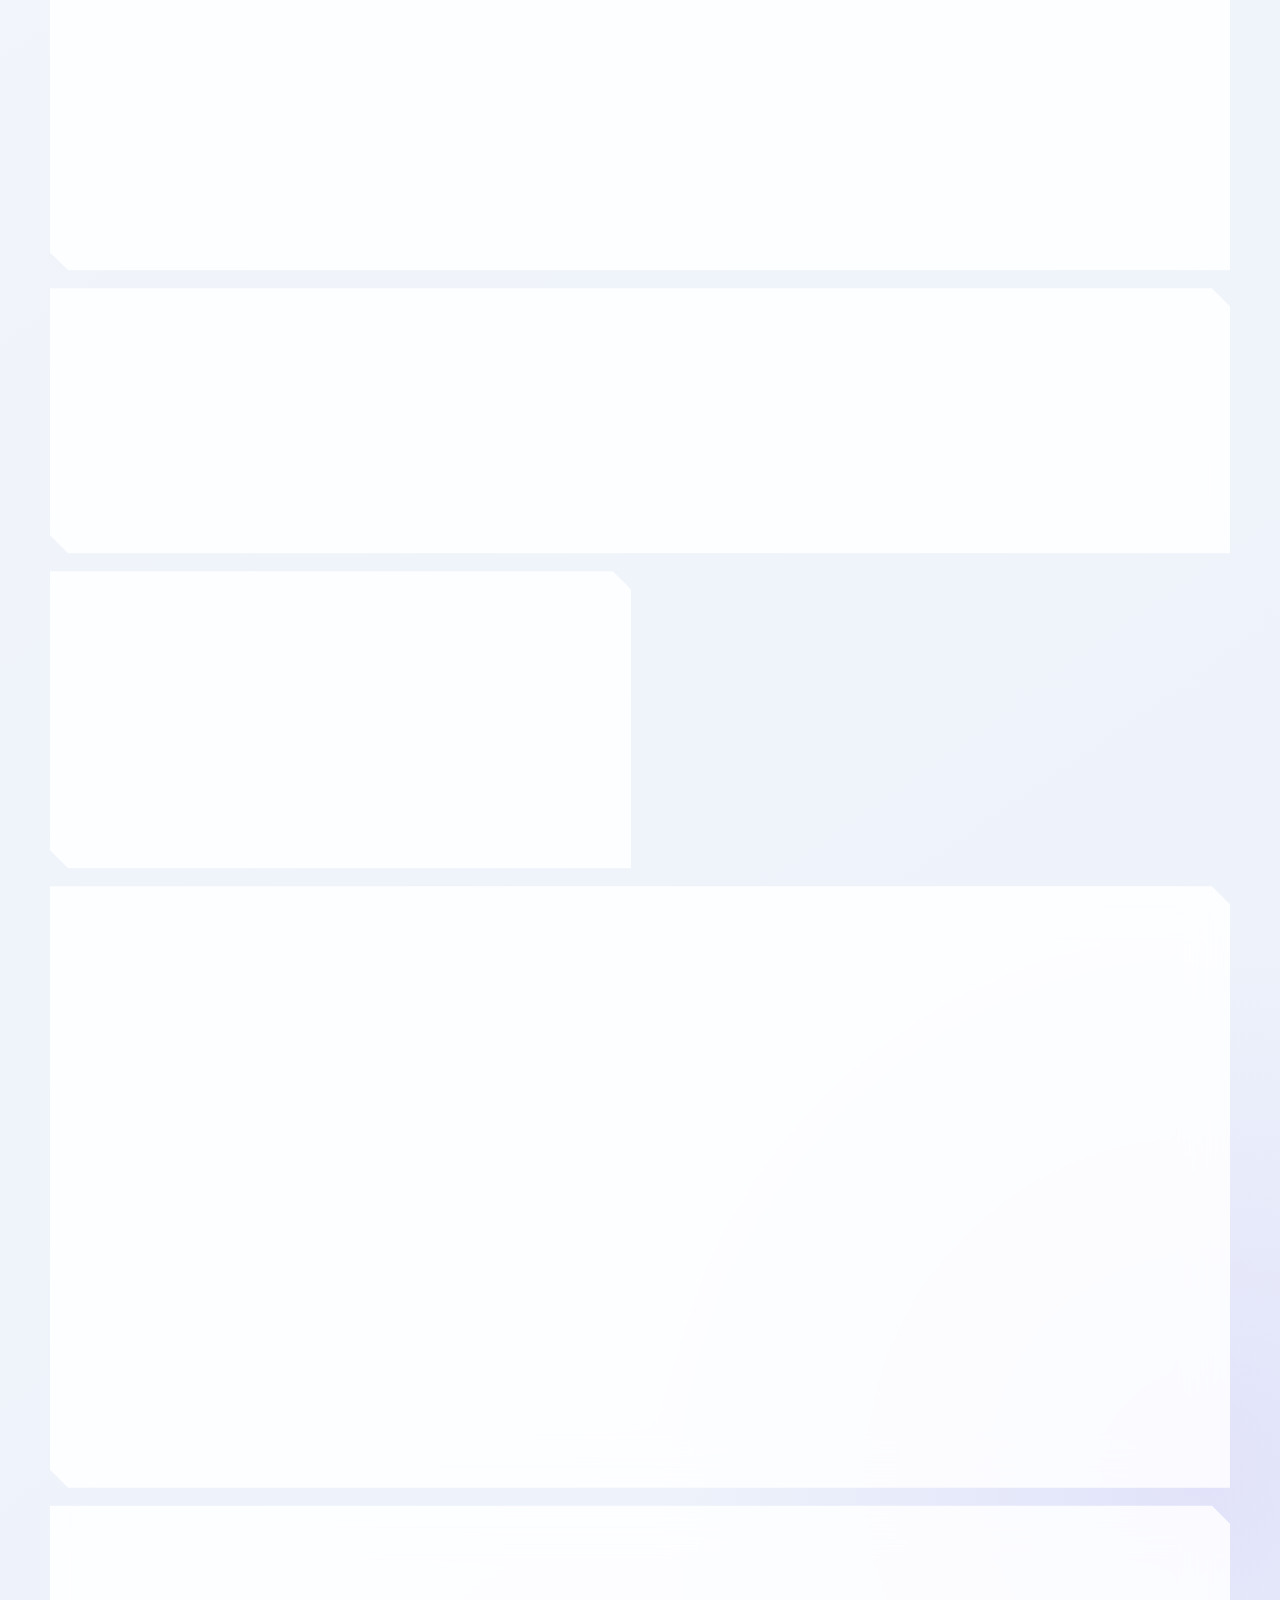
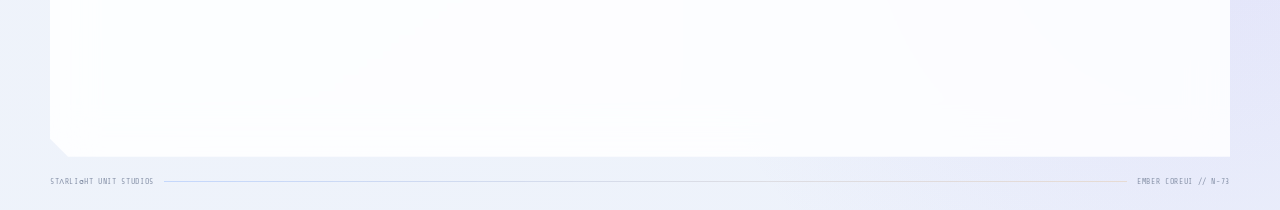
<file: settings.html>
<!DOCTYPE html>
<html lang="de">
<head>
  <meta charset="utf-8" />
  <meta http-equiv="Content-Language" content="de-DE" />
  <meta name="language" content="de-DE" />
  <meta name="viewport" content="width=device-width, initial-scale=1, maximum-scale=1, user-scalable=no, viewport-fit=cover" />
  <meta name="theme-color" content="#f0f4fa" />
  <meta name="application-version" content="0.5.3-alpha" />
  <meta name="application-name" content="Ember CoreUI" />
  <meta name="robots" content="noindex,nofollow" />
  <title>Ember CoreUI - Einstellungen</title>
  <link rel="stylesheet" href="./css/console.css?v=0.5.3-alpha" />
  <script src="./js/console-gate.js?v=0.5.3-alpha"></script>
  <script src="./js/coreui-preferences.js?v=0.5.3-alpha"></script>
</head>
<body class="settings-body">
  <div class="settings-page">
    <div class="settings-vector-field" aria-hidden="true"><span></span><span></span><span></span></div>

    <header class="settings-header">
      <button class="settings-back" id="settingsBack" type="button">← CORE CHANNEL</button>
      <div class="settings-title-block">
        <span class="settings-rune" aria-hidden="true">⌬</span>
        <div>
          <div class="settings-kicker">AYAL'REN SYSTEMKONFIGURATION</div>
          <h1>EINSTELLUNGEN</h1>
        </div>
      </div>
      <div class="settings-version">EMBER COREUI // v0.5.3-alpha</div>
    </header>

    <main class="settings-grid">
      <section class="settings-panel settings-panel-interface" aria-labelledby="interfaceTitle">
        <header class="settings-panel-head">
          <span class="settings-panel-glyph" aria-hidden="true">⟐</span>
          <div><span>SEKTOR 01</span><h2 id="interfaceTitle">OBERFLÄCHE</h2></div>
        </header>

        <label class="setting-row" for="prefReduceMotion">
          <span class="setting-copy"><strong>BEWEGUNG REDUZIEREN</strong><small>Rotationen, Pulse und Übergänge auf ein Minimum setzen.</small></span>
          <span class="settings-switch"><input id="prefReduceMotion" type="checkbox" /><i aria-hidden="true"></i></span>
        </label>
        <label class="setting-row" for="prefCompactFeed">
          <span class="setting-copy"><strong>KOMPAKTER DATENSTROM</strong><small>Nachrichten enger darstellen und mehr Verlauf sichtbar halten.</small></span>
          <span class="settings-switch"><input id="prefCompactFeed" type="checkbox" /><i aria-hidden="true"></i></span>
        </label>
        <label class="setting-row" for="prefShowTelemetry">
          <span class="setting-copy"><strong>KERNTELEMETRIE</strong><small>Link-, Node- und Uhrzeitdaten in der Desktop-Topbar anzeigen.</small></span>
          <span class="settings-switch"><input id="prefShowTelemetry" type="checkbox" /><i aria-hidden="true"></i></span>
        </label>
      </section>

      <section class="settings-panel settings-panel-chat" aria-labelledby="chatTitle">
        <header class="settings-panel-head">
          <span class="settings-panel-glyph amber" aria-hidden="true">◇</span>
          <div><span>SEKTOR 02</span><h2 id="chatTitle">EMBER-KANAL</h2></div>
        </header>

        <label class="setting-row" for="prefThinkingExpanded">
          <span class="setting-copy"><strong>DENKSTATUS OFFEN HALTEN</strong><small>Den sicheren Fortschrittsstatus standardmäßig ausgeklappt lassen. Interne Modellgedanken bleiben verborgen.</small></span>
          <span class="settings-switch"><input id="prefThinkingExpanded" type="checkbox" /><i aria-hidden="true"></i></span>
        </label>
        <label class="setting-row" for="prefLiveFrameMotion">
          <span class="setting-copy"><strong>LIVE-BROWSER-BILDFOLGE</strong><small>Alle empfangenen Playwright-Frames nacheinander wiedergeben.</small></span>
          <span class="settings-switch"><input id="prefLiveFrameMotion" type="checkbox" /><i aria-hidden="true"></i></span>
        </label>

        <div class="settings-local-note">
          <span aria-hidden="true">⌁</span>
          <p>Diese Anzeigeoptionen bleiben ausschließlich in diesem Browser gespeichert. Konten, Sessions und Ember-Daten werden dadurch nicht verändert.</p>
        </div>
      </section>

      <section class="settings-panel settings-panel-profile" aria-labelledby="profileTitle">
        <header class="settings-panel-head">
          <span class="settings-panel-glyph violet" aria-hidden="true">◈</span>
          <div><span>SEKTOR 03</span><h2 id="profileTitle">PROFILE UND IDENTITÄTEN</h2></div>
          <button class="settings-action compact" id="saveProfile" type="button">PROFILE SPEICHERN</button>
        </header>

        <div class="profile-editor-grid">
          <article class="profile-editor-card">
            <div class="profile-avatar-editor">
              <span class="settings-profile-avatar" id="userAvatarPreview" aria-label="Vorschau Benutzerbild">OP</span>
              <div>
                <strong>DEIN PROFILBILD</strong>
                <small>PNG oder JPG, maximal 4 MB. Das Bild bleibt im privaten Ember CoreUI-Speicher.</small>
                <div class="profile-avatar-actions">
                  <label class="settings-action compact" for="userAvatarFile">BILD WÄHLEN</label>
                  <button class="settings-action compact danger" id="removeUserAvatar" type="button">ENTFERNEN</button>
                </div>
                <input class="visually-hidden" id="userAvatarFile" type="file" accept="image/png,image/jpeg" />
              </div>
            </div>
            <label class="settings-field" for="profileDisplayName">
              <span><strong>DEIN ANZEIGENAME</strong><small>Ändert die sichtbare Bezeichnung in Ember CoreUI, nicht deine Login-E-Mail.</small></span>
              <input id="profileDisplayName" type="text" maxlength="64" autocomplete="name" />
            </label>
          </article>

          <article class="profile-editor-card assistant">
            <div class="profile-avatar-editor">
              <span class="settings-profile-avatar assistant" id="assistantAvatarPreview" aria-label="Vorschau CoreAI-Bild">EM</span>
              <div>
                <strong>COREAI PROFILBILD</strong>
                <small>Persönliche Darstellung deiner CoreAI. Die stabile interne Ember-ID bleibt erhalten.</small>
                <div class="profile-avatar-actions">
                  <label class="settings-action compact" for="assistantAvatarFile">BILD WÄHLEN</label>
                  <button class="settings-action compact danger" id="removeAssistantAvatar" type="button">ENTFERNEN</button>
                </div>
                <input class="visually-hidden" id="assistantAvatarFile" type="file" accept="image/png,image/jpeg" />
              </div>
            </div>
            <label class="settings-field" for="assistantDisplayName">
              <span><strong>COREAI ANZEIGENAME</strong><small>Freier Rufname in deinem Konto. Identität, Sicherheit und Datenzuordnung bleiben unverändert.</small></span>
              <input id="assistantDisplayName" type="text" maxlength="64" value="Ember" />
            </label>
          </article>
        </div>
      </section>

      <section class="settings-panel settings-panel-ai" aria-labelledby="aiTitle">
        <header class="settings-panel-head">
          <span class="settings-panel-glyph violet" aria-hidden="true">⌬</span>
          <div><span>SEKTOR 04</span><h2 id="aiTitle">KI-PROFIL</h2></div>
          <button class="settings-action compact" id="saveAiSettings" type="button">SERVERSEITIG SPEICHERN</button>
        </header>

        <label class="settings-field" for="aiSystemPrompt">
          <span><strong>EIGENER SYSTEM-PROMPT</strong><small>Ergänzt Embers feste Kernidentität um deinen Stil und deine Arbeitsweise. Sicherheitsregeln und Werkzeuggrenzen bleiben serverseitig aktiv.</small></span>
          <textarea id="aiSystemPrompt" rows="8" maxlength="6000" placeholder="Zum Beispiel: Antworte kompakt, erkläre Code schrittweise und frage bei riskanten Änderungen nach."></textarea>
          <em id="aiPromptCounter">0 / 6000</em>
        </label>

        <div class="settings-tuning-grid">
          <label class="settings-field" for="aiMemoryLimit">
            <span><strong>MEMORY-KONTEXT</strong><small>Maximale Zahl passender Fakten pro Antwort.</small></span>
            <input id="aiMemoryLimit" type="number" min="0" max="60" step="1" value="16" />
          </label>
          <label class="settings-field" for="aiNumPredict">
            <span><strong>ANTWORTBUDGET</strong><small>Tokenbudget für Thinking plus Antwort. Gemma 4: 6500 empfohlen.</small></span>
            <input id="aiNumPredict" type="number" min="256" max="16384" step="128" value="6500" />
          </label>
          <label class="settings-field" for="aiTemperature">
            <span><strong>TEMPERATUR</strong><small>0,1 präziser, 1,5 freier. Standard: 1,0.</small></span>
            <input id="aiTemperature" type="number" min="0.1" max="1.5" step="0.05" value="1.0" />
          </label>
          <label class="settings-field" for="aiProvider">
            <span><strong>MODELLPFAD</strong><small>Ember CoreUI ist für lokale Gemma-4-Modelle ausgelegt.</small></span>
            <select id="aiProvider"><option value="local">LOKAL // OLLAMA + GEMMA 4</option><option value="external" disabled>EXTERNE API // VORBEREITET</option></select>
          </label>
          <label class="settings-field" for="aiModelOverride">
            <span><strong>LOKALES MODELL</strong><small>Nur tatsächlich in Ollama installierte Modelle sind auswählbar. Serverstandard übernimmt die Betreiberkonfiguration.</small></span>
            <span class="model-select-row">
              <select id="aiModelOverride"><option value="">SERVERSTANDARD</option></select>
              <button class="settings-action compact" id="refreshModels" type="button">MODELLE LADEN</button>
            </span>
          </label>
        </div>

        <label class="setting-row" for="aiMemoryEnabled">
          <span class="setting-copy"><strong>LANGZEITGEDÄCHTNIS VERWENDEN</strong><small>Persönliche und charakterbezogene Fakten in neue Antworten einbeziehen.</small></span>
          <span class="settings-switch"><input id="aiMemoryEnabled" type="checkbox" /><i aria-hidden="true"></i></span>
        </label>
        <label class="setting-row" for="aiThinkingEnabled">
          <span class="setting-copy"><strong>MODELL-THINKING AKTIVIEREN</strong><small>Sendet den Ollama-Parameter <code>think</code> für neue Antworten. Rohe Gedankengänge bleiben auch im aktivierten Zustand serverintern; Ember CoreUI zeigt nur sichere Fortschrittsstufen. Modelle mit fest vorgegebenen Thinking-Stufen können den booleschen Wert abweichend behandeln.</small></span>
          <span class="settings-switch"><input id="aiThinkingEnabled" type="checkbox" /><i aria-hidden="true"></i></span>
        </label>
        <div class="settings-local-note" id="externalProviderNote">
          <span aria-hidden="true">◇</span>
          <p>Externe OpenAI-kompatible APIs sind als optionaler Adapter vorbereitet, standardmäßig aber deaktiviert. Es gibt keine Kompatibilitätszusage außerhalb der Gemma-4-Reihe.</p>
        </div>
      </section>

      <section class="settings-panel settings-panel-knowledge" aria-labelledby="knowledgeTitle">
        <header class="settings-panel-head">
          <span class="settings-panel-glyph green" aria-hidden="true">⌁</span>
          <div><span>SEKTOR 05</span><h2 id="knowledgeTitle">MEIN WISSEN // RAG-LITE</h2></div>
          <button class="settings-action compact" id="reloadKnowledge" type="button">QUELLEN LADEN</button>
        </header>

        <div class="knowledge-upload-grid">
          <label class="settings-field" for="knowledgeTitleInput">
            <span><strong>DOKUMENTTITEL</strong><small>Optional. Ohne Titel wird der Dateiname verwendet.</small></span>
            <input id="knowledgeTitleInput" type="text" maxlength="160" placeholder="Zum Beispiel: Serverhandbuch" />
          </label>
          <label class="knowledge-file-drop" for="knowledgeFile">
            <span class="knowledge-file-glyph" aria-hidden="true">⇧</span>
            <strong id="knowledgeFileName">DOKUMENT ODER CODEDATEI AUSWÄHLEN</strong>
            <small>Text-PDFs werden direkt verarbeitet. Scan-PDFs ohne Textebene werden abgelehnt.</small>
          </label>
          <input class="visually-hidden" id="knowledgeFile" type="file" accept=".txt,.md,.pdf,.docx,.py,.csv,.json,.xml,.yml,.yaml,.ini,.php,.js,.html,.css,.sql,text/plain,text/markdown,application/pdf,application/vnd.openxmlformats-officedocument.wordprocessingml.document" />
          <button class="settings-action knowledge-upload-button" id="uploadKnowledge" type="button">HOCHLADEN UND CHUNKEN</button>
        </div>
        <div class="knowledge-totals" id="knowledgeTotals">
          <span><small>PRIVATE QUELLEN</small><strong id="knowledgeSourceCount">0</strong></span>
          <span><small>PRIVATE CHUNKS</small><strong id="knowledgeChunkCount">0</strong></span>
          <span><small>GLOBALER KANON</small><strong id="knowledgeGlobalCount">0 CHUNKS</strong></span>
        </div>
        <div class="knowledge-list" id="knowledgeList" aria-live="polite"></div>
        <div class="settings-local-note">
          <span aria-hidden="true">⌁</span>
          <p>Deine Uploads und Chunks sind nur für dein Konto sichtbar. Das globale Studio-Wissen bleibt davon getrennt. Beim Löschen werden Quelle, Datei und sämtliche Chunks entfernt.</p>
        </div>
      </section>

      <section class="settings-panel settings-panel-memory" aria-labelledby="memoryTitle">
        <header class="settings-panel-head">
          <span class="settings-panel-glyph amber" aria-hidden="true">⟐</span>
          <div><span>SEKTOR 06</span><h2 id="memoryTitle">MEIN MEMORY</h2></div>
          <button class="settings-action compact" id="reloadMemories" type="button">NEU LADEN</button>
        </header>
        <div class="memory-editor">
          <textarea id="memoryFact" rows="3" maxlength="1000" placeholder="Fakt, Präferenz oder Arbeitskontext, den Ember behalten darf..."></textarea>
          <label>RELEVANZ <input id="memoryRelevance" type="number" min="1" max="10" value="5" /></label>
          <button class="settings-action" id="addMemory" type="button">FAKT SPEICHERN</button>
        </div>
        <div class="memory-list" id="memoryList" aria-live="polite"></div>
      </section>

      <section class="settings-panel settings-panel-health" aria-labelledby="healthTitle">
        <header class="settings-panel-head">
          <span class="settings-panel-glyph green" aria-hidden="true">⏻</span>
          <div><span>SEKTOR 07</span><h2 id="healthTitle">SYSTEMSTATUS</h2></div>
          <button class="settings-action compact" id="refreshHealth" type="button">NEU PRÜFEN</button>
        </header>

        <div class="health-summary checking" id="healthSummary">KERNSTATUS WIRD GEPRÜFT...</div>
        <div class="health-facts">
          <div><span>VERSION</span><strong id="healthVersion">...</strong></div>
          <div><span>MODELL</span><strong id="healthModel">...</strong></div>
        </div>
        <div class="health-checks" id="healthChecks" aria-live="polite"></div>
      </section>

      <section class="settings-panel settings-panel-account" aria-labelledby="accountTitle">
        <header class="settings-panel-head">
          <span class="settings-panel-glyph violet" aria-hidden="true">⌬</span>
          <div><span>SEKTOR 08</span><h2 id="accountTitle">KONTO UND ZUGRIFF</h2></div>
        </header>

        <div class="account-ident">
          <span class="account-avatar" id="accountAvatar" aria-hidden="true">OP</span>
          <div><span id="accountDisplayName">ANGEMELDETER OPERATOR</span><strong id="accountMail">WIRD GEPRÜFT...</strong></div>
          <span class="account-level" id="accountLevel">LV.-</span>
        </div>
        <div class="account-security-grid">
          <article class="account-security-card">
            <div class="account-security-head">
              <div><strong>PASSWORT ÄNDERN</strong><small>Die Änderung meldet alle anderen Geräte sofort ab. Mindestlänge: 12 Zeichen.</small></div>
            </div>
            <label class="settings-field" for="currentPassword">
              <span><strong>AKTUELLES PASSWORT</strong></span>
              <input id="currentPassword" type="password" maxlength="1024" autocomplete="current-password" />
            </label>
            <div class="password-fields">
              <label class="settings-field" for="newPassword">
                <span><strong>NEUES PASSWORT</strong></span>
                <input id="newPassword" type="password" minlength="12" maxlength="1024" autocomplete="new-password" />
              </label>
              <label class="settings-field" for="confirmPassword">
                <span><strong>BESTÄTIGEN</strong></span>
                <input id="confirmPassword" type="password" minlength="12" maxlength="1024" autocomplete="new-password" />
              </label>
            </div>
            <button class="settings-action" id="changePassword" type="button">PASSWORT SICHER ÄNDERN</button>
          </article>

          <article class="account-security-card">
            <div class="account-security-head">
              <div><strong>AKTIVE ANMELDUNGEN</strong><small>Das sind Geräte-Logins, nicht deine Chat-Sitzungen. Einzelne fremde Anmeldungen können widerrufen werden.</small></div>
              <button class="settings-action compact danger" id="revokeOtherSessions" type="button">ANDERE ABMELDEN</button>
            </div>
            <div class="login-session-list" id="loginSessionList" aria-live="polite"></div>
          </article>
        </div>
        <div class="account-export-row">
          <div><strong>MEINE DATEN EXPORTIEREN</strong><small>Erzeugt eine private JSON-Datei mit Profil, Einstellungen, Memories, RAG-Chunks und Unterhaltungen. Geheimnisse und interne Thinking-Daten bleiben ausgeschlossen.</small></div>
          <button class="settings-action" id="exportAccountData" type="button">JSON-EXPORT ERSTELLEN</button>
        </div>
        <div class="settings-actions">
          <a class="settings-action admin-entry" id="adminEntry" href="./admin/index.html" hidden>ADMIN CORE</a>
          <button class="settings-action" id="resetPreferences" type="button">ANZEIGE ZURÜCKSETZEN</button>
          <button class="settings-action danger" id="settingsLogout" type="button">ABMELDEN</button>
        </div>
      </section>

      <section class="settings-panel settings-panel-about" id="about" aria-labelledby="aboutTitle">
        <div class="studio-mark studio-mark-settings">
          <img src="./images/starlight_unit_studios_logo_original.png" alt="Starlight Unit Studios" draggable="false" />
        </div>
        <div class="about-copy">
          <span class="settings-kicker">HERAUSGEBER UND PROJEKTZUORDNUNG</span>
          <h2 id="aboutTitle">PROJECT STΛRLIɢHT: EMBER COREUI</h2>
          <p>Eigenständiges, isoliertes WebUI für den lokalen E.M.B.E.R.-Kern. Die Ember CoreUI-Versionierung bleibt bis zur finalen Repack-Aufnahme getrennt.</p>
          <p class="copyright-line">© 2026 Starlight Unit Studios. Alle Rechte vorbehalten.</p>
        </div>
      </section>
    </main>

    <footer class="settings-footer">
      <span>STΛRLIɢHT UNIT STUDIOS</span><i aria-hidden="true"></i><span>EMBER COREUI // N-73</span>
    </footer>
    <div class="settings-save-state" id="settingsSaveState" role="status" aria-live="polite">LOKAL GESPEICHERT</div>
  </div>

  <script src="./js/settings.js?v=0.5.3-alpha"></script>
</body>
</html>
</file>
<file: css/console.css>
/* ========================================================================== */
/* Project STΛRLIɢHT: Ember CoreUI                                            */
/* Stand: Ember CoreUI 0.5.3-alpha                                           */
/* Helles, eigenständiges Ren- und Ayal'ren-Holo-Interface                   */
/* ========================================================================== */

@font-face {
  font-family: "Rajdhani";
  src: url("../assets/fonts/rajdhani_500.woff2") format("woff2");
  font-style: normal;
  font-weight: 500;
  font-display: swap;
}

@font-face {
  font-family: "Rajdhani";
  src: url("../assets/fonts/rajdhani_600.woff2") format("woff2");
  font-style: normal;
  font-weight: 600;
  font-display: swap;
}

@font-face {
  font-family: "Rajdhani";
  src: url("../assets/fonts/rajdhani_700.woff2") format("woff2");
  font-style: normal;
  font-weight: 700;
  font-display: swap;
}

@font-face {
  font-family: "Share Tech Mono";
  src: url("../assets/fonts/share_tech_mono_400.woff2") format("woff2");
  font-style: normal;
  font-weight: 400;
  font-display: swap;
}

:root {
  --bg: #f0f4fafd;
  --panel: rgba(255, 255, 255, 0.85);
  --cx: #5b92ff;
  --amb: #e29b39;
  --txt: #101626;
  --green: #2aaf75;
  --red: #d4505d;
  --violet: #8a6ff2;
  --muted: #66728a;
  --muted-soft: #8994aa;
  --line: rgba(91, 146, 255, 0.25);
  --line-strong: rgba(91, 146, 255, 0.54);
  --line-amber: rgba(226, 155, 57, 0.48);
  --panel-solid: #fbfdff;
  --panel-soft: rgba(246, 250, 255, 0.78);
  --panel-cx: rgba(91, 146, 255, 0.09);
  --panel-amb: rgba(226, 155, 57, 0.1);
  --ink-inverse: #f9fbff;
  --shadow-soft: 0 18px 50px rgba(34, 58, 104, 0.11);
  --shadow-tight: 0 8px 22px rgba(43, 72, 126, 0.1);
  --glow-cx: 0 0 24px rgba(91, 146, 255, 0.34);
  --glow-amb: 0 0 22px rgba(226, 155, 57, 0.35);
  --drawer-expanded: 336px;
  --drawer-collapsed: 88px;
  --header-height: 88px;
  --composer-height: 148px;
  --ease-holo: cubic-bezier(0.22, 0.72, 0.2, 1);
}

*,
*::before,
*::after {
  box-sizing: border-box;
}

html {
  width: 100%;
  min-height: 100%;
  background: var(--bg);
  color: var(--txt);
  font-family: "Rajdhani", "Segoe UI", sans-serif;
  -webkit-text-size-adjust: 100%;
  text-rendering: optimizeLegibility;
}

body {
  width: 100%;
  min-height: 100%;
  margin: 0;
  background:
    radial-gradient(circle at 12% 8%, rgba(91, 146, 255, 0.16), transparent 26rem),
    radial-gradient(circle at 94% 90%, rgba(138, 111, 242, 0.12), transparent 34rem),
    linear-gradient(145deg, #f8fbff 0%, var(--bg) 47%, #edf2fb 100%);
  color: var(--txt);
  user-select: none;
  -webkit-user-select: none;
}

body::before {
  position: fixed;
  z-index: 0;
  inset: 0;
  content: "";
  pointer-events: none;
  background-image: radial-gradient(circle, rgba(16, 22, 38, 0.92) 0.75px, transparent 0.85px);
  background-size: 18px 18px;
  opacity: 0.03;
}

body::after {
  position: fixed;
  z-index: 0;
  inset: 0;
  content: "";
  pointer-events: none;
  background:
    linear-gradient(116deg, transparent 0 46%, rgba(91, 146, 255, 0.045) 46.1% 46.25%, transparent 46.35%),
    linear-gradient(26deg, transparent 0 73%, rgba(226, 155, 57, 0.035) 73.1% 73.24%, transparent 73.34%);
}

button,
input,
textarea,
select {
  font: inherit;
}

button,
[role="button"] {
  -webkit-tap-highlight-color: transparent;
}

button {
  color: inherit;
}

input,
textarea {
  user-select: text;
  -webkit-user-select: text;
}

button:focus-visible,
[role="button"]:focus-visible,
input:focus-visible,
a:focus-visible {
  outline: 2px solid var(--amb);
  outline-offset: 3px;
}

[hidden] {
  display: none !important;
}

.app-body {
  height: 100vh;
  height: 100dvh;
  overflow: hidden;
}

.sidebar-control {
  position: fixed;
  width: 1px;
  height: 1px;
  opacity: 0;
  pointer-events: none;
}

/* ========================================================================== */
/* Sidebar and Ren matrix                                                     */
/* ========================================================================== */

.drawer {
  position: fixed;
  z-index: 50;
  inset: 0 auto 0 0;
  display: flex;
  width: var(--drawer-expanded);
  min-width: 0;
  flex-direction: column;
  overflow: hidden;
  border-right: 1px solid var(--line-strong);
  background:
    linear-gradient(165deg, rgba(255, 255, 255, 0.96), rgba(243, 248, 255, 0.86)),
    var(--panel);
  box-shadow: 20px 0 56px rgba(40, 66, 112, 0.13);
  backdrop-filter: blur(28px) saturate(145%);
  -webkit-backdrop-filter: blur(28px) saturate(145%);
  transition:
    width 420ms var(--ease-holo),
    transform 420ms var(--ease-holo),
    box-shadow 320ms ease;
}

.drawer::before,
.drawer::after {
  position: absolute;
  z-index: 4;
  width: 34px;
  height: 34px;
  content: "";
  pointer-events: none;
}

.drawer::before {
  top: 10px;
  left: 10px;
  border-top: 2px solid var(--amb);
  border-left: 2px solid var(--amb);
}

.drawer::after {
  right: 10px;
  bottom: 10px;
  border-right: 2px solid var(--cx);
  border-bottom: 2px solid var(--cx);
}

.drawer-vector-field {
  position: absolute;
  z-index: 0;
  inset: 0;
  overflow: hidden;
  pointer-events: none;
  opacity: 0.7;
}

.drawer-vector-field::before {
  position: absolute;
  top: 46px;
  left: -92px;
  width: 320px;
  height: 320px;
  content: "";
  border: 1px solid rgba(91, 146, 255, 0.13);
  transform: rotate(45deg);
}

.drawer-vector-field::after {
  position: absolute;
  right: -118px;
  bottom: 112px;
  width: 260px;
  height: 260px;
  content: "";
  border: 1px solid rgba(226, 155, 57, 0.12);
  border-radius: 50%;
}

.drawer-vector-field span {
  position: absolute;
  height: 1px;
  background: linear-gradient(90deg, transparent, rgba(91, 146, 255, 0.26), transparent);
  transform-origin: left center;
}

.drawer-vector-field span:nth-child(1) {
  top: 212px;
  left: 22px;
  width: 260px;
  transform: rotate(21deg);
}

.drawer-vector-field span:nth-child(2) {
  top: 336px;
  left: 58px;
  width: 310px;
  transform: rotate(-32deg);
}

.drawer-vector-field span:nth-child(3) {
  right: -10px;
  bottom: 190px;
  width: 250px;
  transform: rotate(62deg);
}

.drawer-vector-field span:nth-child(4) {
  right: -46px;
  bottom: 76px;
  width: 260px;
  transform: rotate(138deg);
}

.drawer-header,
.drawer-content,
.drawer-footer,
.core-ticker {
  position: relative;
  z-index: 2;
}

.drawer-header {
  display: flex;
  min-height: 270px;
  align-items: flex-start;
  justify-content: center;
  padding: 18px 26px 12px;
  border-bottom: 1px solid rgba(91, 146, 255, 0.17);
  background:
    radial-gradient(circle at 50% 33%, rgba(91, 146, 255, 0.16), transparent 46%),
    linear-gradient(180deg, rgba(255, 255, 255, 0.72), transparent);
}

.brand-lockup {
  display: flex;
  width: 100%;
  min-width: 0;
  flex-direction: column;
  align-items: center;
  justify-content: flex-start;
}

.ren-matrix {
  position: relative;
  width: 166px;
  height: 166px;
  flex: 0 0 auto;
  filter: drop-shadow(0 10px 20px rgba(62, 98, 160, 0.16));
  transition:
    width 380ms var(--ease-holo),
    height 380ms var(--ease-holo),
    margin 380ms var(--ease-holo);
}

.ren-matrix::before {
  position: absolute;
  inset: 14%;
  content: "";
  border-radius: 50%;
  background: radial-gradient(circle, rgba(255, 255, 255, 0.96), rgba(91, 146, 255, 0.1) 45%, transparent 70%);
  filter: blur(7px);
  animation: matrix-halo 4.2s ease-in-out infinite;
}

.ren-matrix-svg {
  position: relative;
  display: block;
  width: 100%;
  height: 100%;
  overflow: visible;
}

.matrix-guide {
  fill: none;
  stroke: rgba(91, 146, 255, 0.2);
  stroke-width: 0.75;
  stroke-dasharray: 2 5;
}

.matrix-orbit {
  fill: none;
  stroke: rgba(91, 146, 255, 0.66);
  stroke-width: 1.25;
  stroke-dasharray: 4 7;
  transform-box: fill-box;
  transform-origin: center;
}

.matrix-orbit-a {
  animation: matrix-rotate 19s linear infinite;
}

.matrix-orbit-b {
  stroke: rgba(226, 155, 57, 0.66);
  stroke-dasharray: 2 8;
  animation: matrix-rotate-reverse 15s linear infinite;
}

.orbit-node {
  stroke: #ffffff;
  stroke-width: 1.5;
}

.orbit-node-cx {
  fill: var(--cx);
}

.orbit-node-amb {
  fill: var(--amb);
}

.matrix-runes {
  fill: none;
  stroke: var(--amb);
  stroke-width: 1.7;
  stroke-linecap: square;
  stroke-linejoin: miter;
  opacity: 0.9;
  animation: rune-pulse 3.6s ease-in-out infinite;
}

.matrix-star .star-outer {
  fill: rgba(91, 146, 255, 0.055);
  stroke: url("#renCoreGradient");
  stroke-width: 1.45;
}

.matrix-star .star-inner {
  fill: rgba(255, 255, 255, 0.55);
  stroke: var(--cx);
  stroke-width: 1.15;
}

.matrix-star .star-diamond {
  fill: rgba(138, 111, 242, 0.055);
  stroke: rgba(138, 111, 242, 0.85);
  stroke-width: 1.2;
  stroke-dasharray: 3 4;
}

.matrix-star {
  transform-box: fill-box;
  transform-origin: center;
  animation: star-breathe 5.4s ease-in-out infinite;
}

.matrix-core .core-halo {
  fill: url("#renHaloGradient");
  opacity: 0.88;
}

.matrix-core .core-ring {
  fill: rgba(255, 255, 255, 0.86);
  stroke: var(--amb);
  stroke-width: 1.8;
  stroke-dasharray: 3 3;
}

.matrix-core .core-rune {
  fill: none;
  stroke: var(--amb);
  stroke-width: 2.2;
  stroke-linejoin: miter;
}

.matrix-core .core-point {
  fill: #fff7e9;
  stroke: var(--amb);
  stroke-width: 2;
}

.matrix-core {
  transform-box: fill-box;
  transform-origin: center;
  animation: core-pulse 2.8s ease-in-out infinite;
}

.matrix-code {
  fill: rgba(16, 22, 38, 0.62);
  font-family: "Share Tech Mono", monospace;
  font-size: 7px;
  letter-spacing: 1.1px;
  text-anchor: middle;
}

.brand-copy {
  display: flex;
  min-width: 0;
  flex-direction: column;
  align-items: center;
  margin-top: -2px;
  text-align: center;
  transition:
    opacity 220ms ease,
    transform 280ms var(--ease-holo);
}

.brand-kicker {
  color: var(--muted);
  font-family: "Share Tech Mono", monospace;
  font-size: 9px;
  letter-spacing: 0.22em;
  line-height: 1.4;
}

.brand-title {
  margin-top: 2px;
  color: var(--txt);
  font-size: 27px;
  font-weight: 700;
  letter-spacing: 0.12em;
  line-height: 1;
}

.brand-title span {
  color: var(--cx);
  text-shadow: var(--glow-cx);
}

.brand-signature {
  margin-top: 7px;
  color: var(--amb);
  font-family: "Share Tech Mono", monospace;
  font-size: 9px;
  letter-spacing: 0.15em;
}

.drawer-close {
  position: absolute;
  z-index: 8;
  top: 18px;
  right: 15px;
  display: grid;
  width: 32px;
  height: 32px;
  cursor: pointer;
  place-items: center;
  border: 1px solid rgba(91, 146, 255, 0.38);
  background: rgba(255, 255, 255, 0.78);
  color: var(--cx);
  box-shadow: var(--shadow-tight);
  clip-path: polygon(0 0, 76% 0, 100% 24%, 100% 100%, 24% 100%, 0 76%);
  transition:
    color 180ms ease,
    background 180ms ease,
    transform 260ms var(--ease-holo);
}

.drawer-close:hover {
  background: var(--cx);
  color: #ffffff;
}

.drawer-close span {
  font-family: "Share Tech Mono", monospace;
  font-size: 25px;
  line-height: 1;
  transition: transform 360ms var(--ease-holo);
}

.core-ticker {
  width: 100%;
  height: 31px;
  overflow: hidden;
  border-top: 1px solid rgba(255, 255, 255, 0.5);
  border-bottom: 2px solid var(--amb);
  background: var(--txt);
  color: #f5f8ff;
  box-shadow: 0 7px 20px rgba(16, 22, 38, 0.14);
  transition:
    opacity 180ms ease,
    height 260ms var(--ease-holo);
}

.ticker-track {
  display: flex;
  width: max-content;
  min-width: 400%;
  height: 100%;
  align-items: center;
  will-change: transform;
  animation: core-ticker-loop 26s linear infinite;
}

.ticker-unit {
  display: inline-flex;
  min-width: max-content;
  align-items: center;
  padding-right: 28px;
  color: #f7f9ff;
  font-family: "Share Tech Mono", monospace;
  font-size: 9px;
  letter-spacing: 0.13em;
  white-space: nowrap;
}

.ticker-unit::before {
  width: 5px;
  height: 5px;
  margin: 0 12px 0 2px;
  content: "";
  background: var(--amb);
  box-shadow: 0 0 9px var(--amb);
  transform: rotate(45deg);
}

.drawer-content {
  display: flex;
  min-height: 0;
  flex: 1 1 auto;
  flex-direction: column;
  gap: 18px;
  padding: 20px 18px 10px;
  transition:
    opacity 180ms ease,
    transform 260ms var(--ease-holo);
}

.hud-button {
  position: relative;
  display: flex;
  min-height: 48px;
  cursor: pointer;
  align-items: center;
  border: 0;
  font-family: "Rajdhani", sans-serif;
  font-weight: 700;
  letter-spacing: 0.08em;
  text-align: left;
}

.hud-button::before,
.hud-button::after {
  position: absolute;
  content: "";
  pointer-events: none;
}

.hud-button-primary {
  width: 100%;
  min-height: 68px;
  gap: 12px;
  padding: 11px 18px;
  border: 1px solid rgba(91, 146, 255, 0.48);
  background:
    linear-gradient(100deg, rgba(91, 146, 255, 0.17), rgba(255, 255, 255, 0.86) 48%, rgba(226, 155, 57, 0.08)),
    #ffffff;
  color: var(--txt);
  box-shadow: var(--shadow-tight);
  clip-path: polygon(0 0, calc(100% - 18px) 0, 100% 18px, 100% 100%, 18px 100%, 0 calc(100% - 18px));
  transition:
    border-color 180ms ease,
    box-shadow 180ms ease,
    transform 180ms ease;
}

.hud-button-primary::before {
  top: 0;
  right: 18px;
  width: 32%;
  height: 2px;
  background: linear-gradient(90deg, transparent, var(--amb));
}

.hud-button-primary::after {
  right: 0;
  bottom: 0;
  width: 20px;
  height: 20px;
  border-right: 2px solid var(--amb);
  border-bottom: 2px solid var(--amb);
}

.hud-button-primary:hover {
  border-color: var(--cx);
  box-shadow: var(--shadow-tight), var(--glow-cx);
  transform: translateY(-2px);
}

.hud-button-primary:active {
  transform: translateY(0);
}

.hud-button-glyph {
  display: grid;
  width: 36px;
  height: 36px;
  flex: 0 0 auto;
  place-items: center;
  border: 1px solid rgba(226, 155, 57, 0.5);
  background: var(--panel-amb);
  color: var(--amb);
  font-family: "Share Tech Mono", monospace;
  font-size: 19px;
  clip-path: polygon(20% 0, 80% 0, 100% 20%, 100% 80%, 80% 100%, 20% 100%, 0 80%, 0 20%);
}

.hud-button-copy {
  display: flex;
  min-width: 0;
  flex-direction: column;
}

.hud-button-copy strong {
  color: var(--txt);
  font-size: 15px;
  line-height: 1.1;
}

.hud-button-copy small {
  margin-top: 3px;
  color: var(--muted);
  font-family: "Share Tech Mono", monospace;
  font-size: 8px;
  font-weight: 400;
  letter-spacing: 0.05em;
}

.session-zone {
  display: flex;
  min-height: 0;
  flex: 1 1 auto;
  flex-direction: column;
}

.section-label {
  display: grid;
  grid-template-columns: auto 1fr auto auto;
  align-items: center;
  gap: 9px;
  margin-bottom: 10px;
  padding: 0 3px 8px;
  border-bottom: 1px solid rgba(91, 146, 255, 0.2);
  color: var(--muted);
  font-family: "Share Tech Mono", monospace;
  font-size: 9px;
  letter-spacing: 0.13em;
}

.section-rune {
  color: var(--amb);
  font-size: 14px;
  text-shadow: var(--glow-amb);
}

.section-count {
  min-width: 30px;
  padding: 2px 5px;
  border: 1px solid rgba(91, 146, 255, 0.25);
  background: rgba(91, 146, 255, 0.07);
  color: var(--cx);
  text-align: center;
}

.session-archive-toggle {
  margin-left: 4px;
  padding: 3px 6px;
  border: 1px solid rgba(91, 146, 255, 0.24);
  background: rgba(255, 255, 255, 0.54);
  color: var(--muted-soft);
  cursor: pointer;
  font-family: "Share Tech Mono", monospace;
  font-size: 8px;
  letter-spacing: 0.08em;
}

.session-archive-toggle:hover,
.session-archive-toggle.active {
  border-color: rgba(226, 155, 57, 0.62);
  color: #8c5817;
}

.session-list {
  display: flex;
  min-height: 0;
  flex: 1 1 auto;
  flex-direction: column;
  gap: 7px;
  margin: 0;
  padding: 0 3px 16px 0;
  overflow-x: hidden;
  overflow-y: auto;
  list-style: none;
  scrollbar-color: rgba(91, 146, 255, 0.42) transparent;
  scrollbar-width: thin;
}

.session-list::-webkit-scrollbar {
  width: 4px;
}

.session-list::-webkit-scrollbar-thumb {
  background: rgba(91, 146, 255, 0.42);
}

.session-item {
  position: relative;
  display: grid;
  min-height: 53px;
  cursor: pointer;
  grid-template-columns: 1fr auto;
  align-content: center;
  gap: 2px 10px;
  padding: 9px 12px 9px 15px;
  border: 1px solid rgba(91, 146, 255, 0.15);
  background: rgba(255, 255, 255, 0.52);
  clip-path: polygon(0 0, calc(100% - 11px) 0, 100% 11px, 100% 100%, 0 100%);
  transition:
    border-color 160ms ease,
    background 160ms ease,
    transform 160ms ease;
}

.session-item::before {
  position: absolute;
  top: 10px;
  bottom: 10px;
  left: 0;
  width: 2px;
  content: "";
  background: rgba(91, 146, 255, 0.35);
}

.session-item:hover {
  border-color: rgba(91, 146, 255, 0.45);
  background: rgba(91, 146, 255, 0.08);
  transform: translateX(3px);
}

.session-item.active {
  border-color: rgba(226, 155, 57, 0.56);
  background:
    linear-gradient(90deg, rgba(226, 155, 57, 0.13), rgba(255, 255, 255, 0.76)),
    #ffffff;
  box-shadow: 0 8px 18px rgba(82, 75, 57, 0.09);
}

.session-item.active::before {
  background: var(--amb);
  box-shadow: 0 0 10px rgba(226, 155, 57, 0.68);
}

.session-item.archived {
  border-style: dashed;
  opacity: 0.7;
}

.session-item.archived::before {
  background: rgba(117, 128, 148, 0.5);
  box-shadow: none;
}

.session-item-title {
  overflow: hidden;
  color: var(--txt);
  font-size: 14px;
  font-weight: 700;
  letter-spacing: 0.04em;
  text-overflow: ellipsis;
  white-space: nowrap;
}

.session-item-meta {
  align-self: center;
  color: var(--muted-soft);
  font-family: "Share Tech Mono", monospace;
  font-size: 8px;
  letter-spacing: 0.04em;
}

.session-unread {
  display: grid;
  min-width: 22px;
  height: 22px;
  place-items: center;
  align-self: start;
  padding: 0 5px;
  border: 1px solid rgba(226, 155, 57, 0.58);
  border-radius: 999px;
  background: rgba(226, 155, 57, 0.14);
  color: #8c5817;
  font-family: "Share Tech Mono", monospace;
  font-size: 9px;
}

.session-item-actions {
  display: flex;
  flex-wrap: wrap;
  grid-column: 1 / -1;
  gap: 6px;
  max-height: 0;
  overflow: hidden;
  opacity: 0;
  transition: max-height 160ms ease, opacity 160ms ease, margin 160ms ease;
}

.session-item:hover .session-item-actions,
.session-item:focus-within .session-item-actions,
.session-item.active .session-item-actions,
.session-item.archived .session-item-actions {
  max-height: 64px;
  margin-top: 5px;
  opacity: 1;
}

.session-action {
  padding: 4px 7px;
  border: 1px solid rgba(91, 146, 255, 0.28);
  background: rgba(255, 255, 255, 0.72);
  color: var(--muted);
  cursor: pointer;
  font-family: "Share Tech Mono", monospace;
  font-size: 8px;
  letter-spacing: 0.08em;
}

.session-action:hover {
  border-color: rgba(91, 146, 255, 0.68);
  color: var(--cx-deep);
}

.session-action.danger:hover {
  border-color: rgba(198, 75, 75, 0.58);
  color: #9d3333;
}

.session-action.permanent-danger {
  border-color: rgba(198, 75, 75, 0.46);
  background: rgba(198, 75, 75, 0.08);
  color: #9d3333;
}

.session-action.permanent-danger:hover,
.session-action.permanent-danger:focus-visible {
  border-color: rgba(171, 42, 42, 0.82);
  background: rgba(198, 75, 75, 0.14);
  color: #7d2020;
}

.session-action:disabled {
  cursor: wait;
  opacity: 0.48;
}

.history-load-older {
  align-self: center;
  margin: 6px auto 18px;
  padding: 8px 14px;
  border: 1px solid rgba(91, 146, 255, 0.34);
  background: rgba(255, 255, 255, 0.74);
  color: var(--cx-deep);
  cursor: pointer;
  font-family: "Share Tech Mono", monospace;
  font-size: 9px;
  letter-spacing: 0.12em;
}

.history-load-older:hover,
.history-load-older:focus-visible {
  border-color: rgba(226, 155, 57, 0.7);
  color: #8c5817;
}

.drawer-footer {
  display: grid;
  grid-template-columns: 1fr 1fr;
  gap: 8px;
  padding: 12px 18px max(18px, env(safe-area-inset-bottom));
  border-top: 1px solid rgba(91, 146, 255, 0.18);
  background: rgba(247, 250, 255, 0.68);
  transition: padding 300ms var(--ease-holo);
}

.drawer-system-line {
  display: flex;
  grid-column: 1 / -1;
  align-items: center;
  gap: 8px;
  color: var(--muted-soft);
  font-family: "Share Tech Mono", monospace;
  font-size: 8px;
  letter-spacing: 0.12em;
}

.drawer-system-line i {
  height: 1px;
  flex: 1 1 auto;
  background: linear-gradient(90deg, rgba(91, 146, 255, 0.14), rgba(91, 146, 255, 0.45), rgba(226, 155, 57, 0.18));
}

.hud-button-quiet {
  justify-content: center;
  gap: 7px;
  padding: 8px 10px;
  border: 1px solid rgba(91, 146, 255, 0.2);
  background: rgba(255, 255, 255, 0.62);
  color: var(--muted);
  font-size: 11px;
  transition:
    color 160ms ease,
    border-color 160ms ease,
    background 160ms ease;
}

.hud-button-quiet:hover {
  border-color: rgba(91, 146, 255, 0.52);
  background: rgba(91, 146, 255, 0.08);
  color: var(--cx);
}

.btn-logout:hover {
  border-color: rgba(212, 80, 93, 0.46);
  background: rgba(212, 80, 93, 0.07);
  color: var(--red);
}

/* Collapsed desktop rail */

#sidebarControl:not(:checked) ~ .drawer {
  width: var(--drawer-collapsed);
}

#sidebarControl:not(:checked) ~ .drawer .drawer-header {
  min-height: 138px;
  padding: 36px 10px 8px;
}

#sidebarControl:not(:checked) ~ .drawer .ren-matrix {
  width: 70px;
  height: 70px;
}

#sidebarControl:not(:checked) ~ .drawer .brand-copy,
#sidebarControl:not(:checked) ~ .drawer .core-ticker,
#sidebarControl:not(:checked) ~ .drawer .drawer-content,
#sidebarControl:not(:checked) ~ .drawer .drawer-system-line {
  visibility: hidden;
  height: 0;
  margin: 0;
  padding: 0;
  overflow: hidden;
  opacity: 0;
  pointer-events: none;
}

#sidebarControl:not(:checked) ~ .drawer .drawer-close {
  top: 12px;
  right: 11px;
}

#sidebarControl:not(:checked) ~ .drawer .drawer-close span {
  transform: rotate(180deg);
}

#sidebarControl:not(:checked) ~ .drawer .drawer-footer {
  display: flex;
  flex: 1 1 auto;
  flex-direction: column;
  justify-content: flex-end;
  gap: 10px;
  padding: 12px 14px 20px;
}

#sidebarControl:not(:checked) ~ .drawer .hud-button-quiet {
  width: 58px;
  min-height: 52px;
  padding: 0;
  font-size: 18px;
}

#sidebarControl:not(:checked) ~ .drawer .hud-button-quiet span:last-child {
  display: none;
}

/* ========================================================================== */
/* Main shell and top bar                                                     */
/* ========================================================================== */

.app-shell {
  position: relative;
  z-index: 2;
  display: flex;
  width: auto;
  height: 100%;
  min-width: 0;
  flex-direction: column;
  margin-left: var(--drawer-expanded);
  overflow: hidden;
  transition: margin-left 420ms var(--ease-holo);
}

#sidebarControl:not(:checked) ~ .app-shell {
  margin-left: var(--drawer-collapsed);
}

.app-header {
  position: relative;
  z-index: 12;
  display: grid;
  min-height: var(--header-height);
  flex: 0 0 auto;
  grid-template-columns: minmax(310px, 1fr) auto auto;
  align-items: center;
  gap: 24px;
  padding: 12px 25px 12px 20px;
  border-bottom: 1px solid var(--line-strong);
  background:
    linear-gradient(90deg, rgba(255, 255, 255, 0.94), rgba(248, 251, 255, 0.8)),
    var(--panel);
  box-shadow: 0 12px 36px rgba(41, 67, 112, 0.08);
  backdrop-filter: blur(24px) saturate(150%);
  -webkit-backdrop-filter: blur(24px) saturate(150%);
}

.app-header::before {
  position: absolute;
  right: 0;
  bottom: -2px;
  width: 35%;
  height: 3px;
  content: "";
  background: linear-gradient(90deg, transparent, var(--cx) 52%, var(--amb));
  opacity: 0.72;
}

.app-header::after {
  position: absolute;
  top: 0;
  right: 0;
  width: 34px;
  height: 34px;
  content: "";
  border-top: 2px solid var(--amb);
  border-right: 2px solid var(--amb);
}

.header-leading {
  display: flex;
  min-width: 0;
  align-items: center;
  gap: 15px;
}

.header-menu-btn {
  position: relative;
  display: grid;
  width: 46px;
  height: 46px;
  flex: 0 0 auto;
  cursor: pointer;
  place-content: center;
  gap: 5px;
  border: 1px solid rgba(91, 146, 255, 0.42);
  background: rgba(255, 255, 255, 0.74);
  color: var(--cx);
  box-shadow: var(--shadow-tight);
  clip-path: polygon(0 0, calc(100% - 12px) 0, 100% 12px, 100% 100%, 12px 100%, 0 calc(100% - 12px));
  transition:
    background 160ms ease,
    transform 180ms ease,
    box-shadow 180ms ease;
}

.header-menu-btn::before,
.header-menu-btn::after {
  position: absolute;
  width: 10px;
  height: 10px;
  content: "";
}

.header-menu-btn::before {
  top: 4px;
  left: 4px;
  border-top: 1px solid var(--amb);
  border-left: 1px solid var(--amb);
}

.header-menu-btn::after {
  right: 4px;
  bottom: 4px;
  border-right: 1px solid var(--cx);
  border-bottom: 1px solid var(--cx);
}

.header-menu-btn:hover {
  background: rgba(91, 146, 255, 0.1);
  box-shadow: var(--shadow-tight), var(--glow-cx);
  transform: translateY(-1px);
}

.header-menu-btn span {
  display: block;
  width: 19px;
  height: 1.5px;
  background: currentColor;
  transition: width 180ms ease, transform 180ms ease;
}

.header-menu-btn span:nth-child(2) {
  width: 13px;
}

.header-menu-btn:hover span:nth-child(2) {
  width: 19px;
}

.header-title-block {
  min-width: 0;
}

.header-eyebrow {
  display: flex;
  align-items: center;
  gap: 7px;
  color: var(--muted);
  font-family: "Share Tech Mono", monospace;
  font-size: 9px;
  letter-spacing: 0.16em;
  line-height: 1.2;
}

.header-rune {
  color: var(--amb);
  font-size: 12px;
  text-shadow: var(--glow-amb);
}

.header-title-row {
  display: flex;
  min-width: 0;
  align-items: baseline;
  gap: 10px;
  margin-top: 3px;
}

.header-title {
  margin: 0;
  color: var(--txt);
  font-size: clamp(20px, 2vw, 28px);
  font-weight: 700;
  letter-spacing: 0.12em;
  line-height: 1;
  white-space: nowrap;
}

.header-divider {
  width: 24px;
  height: 1px;
  flex: 0 0 auto;
  background: linear-gradient(90deg, var(--cx), var(--amb));
}

.header-session-name {
  min-width: 0;
  overflow: hidden;
  color: var(--cx);
  font-family: "Share Tech Mono", monospace;
  font-size: 12px;
  letter-spacing: 0.1em;
  text-overflow: ellipsis;
  text-shadow: 0 0 14px rgba(91, 146, 255, 0.27);
  white-space: nowrap;
}

.header-telemetry {
  display: flex;
  align-items: stretch;
  border: 1px solid rgba(91, 146, 255, 0.18);
  background: rgba(255, 255, 255, 0.52);
  clip-path: polygon(9px 0, 100% 0, 100% calc(100% - 9px), calc(100% - 9px) 100%, 0 100%, 0 9px);
}

.telemetry-cell {
  display: flex;
  min-width: 76px;
  flex-direction: column;
  justify-content: center;
  padding: 8px 12px;
  border-right: 1px solid rgba(91, 146, 255, 0.14);
}

.telemetry-cell:last-child {
  border-right: 0;
}

.telemetry-key {
  color: var(--muted-soft);
  font-family: "Share Tech Mono", monospace;
  font-size: 7px;
  letter-spacing: 0.14em;
}

.telemetry-cell strong {
  margin-top: 2px;
  color: var(--txt);
  font-family: "Share Tech Mono", monospace;
  font-size: 10px;
  font-weight: 400;
  letter-spacing: 0.06em;
}

.header-status {
  display: flex;
  min-width: 175px;
  align-items: center;
  justify-content: flex-end;
  gap: 10px;
}

.status-dot {
  position: relative;
  display: grid;
  width: 50px;
  height: 50px;
  flex: 0 0 auto;
  cursor: pointer;
  place-items: center;
  border: 1px solid rgba(212, 80, 93, 0.42);
  border-radius: 50%;
  background:
    radial-gradient(circle, rgba(255, 255, 255, 0.98) 0 45%, rgba(212, 80, 93, 0.11) 47% 68%, transparent 70%),
    rgba(255, 255, 255, 0.76);
  color: var(--red);
  box-shadow: 0 0 0 5px rgba(212, 80, 93, 0.055), 0 8px 22px rgba(42, 52, 78, 0.12);
  transition:
    color 240ms ease,
    border-color 240ms ease,
    background 240ms ease,
    box-shadow 240ms ease;
}

.power-orbit {
  position: absolute;
  inset: 4px;
  border: 1px dashed currentColor;
  border-radius: 50%;
  opacity: 0.55;
}

.power-orbit::before,
.power-orbit::after {
  position: absolute;
  top: 50%;
  left: 50%;
  content: "";
  background: currentColor;
  transform: translate(-50%, -50%);
}

.power-orbit::before {
  width: 4px;
  height: 4px;
  margin-top: -19px;
  border-radius: 50%;
  box-shadow: 0 38px 0 currentColor;
}

.power-orbit::after {
  width: 3px;
  height: 3px;
  margin-left: -19px;
  border-radius: 50%;
  box-shadow: 38px 0 0 currentColor;
}

.power-glyph {
  position: relative;
  z-index: 2;
  font-family: "Share Tech Mono", monospace;
  font-size: 25px;
  line-height: 1;
  text-shadow: 0 0 10px currentColor;
}

.status-dot.waiting,
.status-dot.thinking,
.status-dot.streaming {
  border-color: rgba(226, 155, 57, 0.7);
  background:
    radial-gradient(circle, rgba(255, 255, 255, 0.98) 0 43%, rgba(226, 155, 57, 0.19) 45% 68%, transparent 70%),
    rgba(255, 255, 255, 0.8);
  color: var(--amb);
  box-shadow: 0 0 0 5px rgba(226, 155, 57, 0.08), 0 0 25px rgba(226, 155, 57, 0.46);
  animation: power-thinking 1.4s linear infinite;
}

.status-dot.online,
.status-dot.replied {
  border-color: rgba(42, 175, 117, 0.68);
  background:
    radial-gradient(circle, rgba(255, 255, 255, 0.98) 0 43%, rgba(42, 175, 117, 0.16) 45% 68%, transparent 70%),
    rgba(255, 255, 255, 0.8);
  color: var(--green);
  box-shadow: 0 0 0 5px rgba(42, 175, 117, 0.07), 0 0 25px rgba(42, 175, 117, 0.38);
}

.status-dot.replied {
  animation: power-replied 10s ease-out 1 both;
}

.status-dot.error {
  border-color: rgba(212, 80, 93, 0.68);
  color: var(--red);
  box-shadow: 0 0 0 5px rgba(212, 80, 93, 0.07), 0 0 22px rgba(212, 80, 93, 0.28);
}

.status-copy {
  display: flex;
  min-width: 0;
  flex-direction: column;
}

.status-kicker {
  color: var(--txt);
  font-size: 12px;
  font-weight: 700;
  letter-spacing: 0.16em;
  line-height: 1;
}

.status-label {
  max-width: 150px;
  margin-top: 4px;
  overflow: hidden;
  color: var(--muted);
  font-family: "Share Tech Mono", monospace;
  font-size: 8px;
  letter-spacing: 0.08em;
  text-overflow: ellipsis;
  white-space: nowrap;
}

/* ========================================================================== */
/* Message feed                                                               */
/* ========================================================================== */

.messages-area {
  position: relative;
  z-index: 2;
  min-height: 0;
  flex: 1 1 auto;
  overflow-x: hidden;
  overflow-y: auto;
  overscroll-behavior: contain;
  scroll-behavior: smooth;
  scrollbar-color: rgba(91, 146, 255, 0.45) transparent;
  scrollbar-width: thin;
}

.messages-area::-webkit-scrollbar {
  width: 6px;
}

.messages-area::-webkit-scrollbar-track {
  background: transparent;
}

.messages-area::-webkit-scrollbar-thumb {
  border: 1px solid rgba(255, 255, 255, 0.8);
  background: rgba(91, 146, 255, 0.42);
}

.messages-area::before {
  position: fixed;
  z-index: -1;
  inset: var(--header-height) 0 var(--composer-height) var(--drawer-expanded);
  content: "";
  pointer-events: none;
  background:
    linear-gradient(30deg, transparent 0 48.8%, rgba(91, 146, 255, 0.04) 49% 49.15%, transparent 49.3%) 0 0 / 88px 88px,
    linear-gradient(150deg, transparent 0 48.8%, rgba(138, 111, 242, 0.03) 49% 49.15%, transparent 49.3%) 0 0 / 88px 88px;
  transition: left 420ms var(--ease-holo);
}

#sidebarControl:not(:checked) ~ .app-shell .messages-area::before {
  left: var(--drawer-collapsed);
}

.feed-vector {
  position: fixed;
  z-index: -1;
  width: 430px;
  height: 430px;
  pointer-events: none;
  border: 1px solid rgba(91, 146, 255, 0.06);
  transform: rotate(45deg);
}

.feed-vector::before,
.feed-vector::after {
  position: absolute;
  content: "";
}

.feed-vector::before {
  inset: 62px;
  border: 1px dashed rgba(91, 146, 255, 0.07);
}

.feed-vector::after {
  inset: 124px;
  border: 1px solid rgba(226, 155, 57, 0.06);
  border-radius: 50%;
}

.feed-vector-a {
  top: 16%;
  right: -260px;
}

.feed-vector-b {
  bottom: -310px;
  left: 8%;
}

.feed-shell {
  position: relative;
  width: min(1120px, calc(100% - 64px));
  min-height: 100%;
  margin: 0 auto;
  padding: 28px 0 54px;
}

.feed-shell::before,
.feed-shell::after {
  position: absolute;
  content: "";
  pointer-events: none;
}

.feed-shell::before {
  top: 19px;
  bottom: 36px;
  left: -24px;
  width: 12px;
  border-top: 1px solid var(--cx);
  border-bottom: 1px solid var(--cx);
  border-left: 1px solid var(--cx);
  opacity: 0.35;
}

.feed-shell::after {
  top: 70px;
  right: -23px;
  width: 12px;
  height: 128px;
  border-top: 1px solid var(--amb);
  border-right: 1px solid var(--amb);
  border-bottom: 1px solid var(--amb);
  opacity: 0.38;
}

.feed-header {
  display: grid;
  grid-template-columns: auto 1fr auto;
  align-items: center;
  gap: 13px;
  margin-bottom: 30px;
  color: var(--muted);
  font-family: "Share Tech Mono", monospace;
  font-size: 9px;
  letter-spacing: 0.12em;
}

.feed-header-title {
  display: flex;
  align-items: center;
  gap: 7px;
}

.feed-rune {
  color: var(--amb);
  font-size: 14px;
  text-shadow: var(--glow-amb);
}

.feed-header-line {
  height: 1px;
  background: linear-gradient(90deg, rgba(91, 146, 255, 0.55), rgba(91, 146, 255, 0.08), rgba(226, 155, 57, 0.28));
}

.feed-header-code {
  color: var(--muted-soft);
  font-size: 8px;
}

.messages-inner {
  display: flex;
  min-height: 240px;
  flex-direction: column;
  gap: 21px;
}

.msg-row {
  position: relative;
  display: flex;
  width: 100%;
  align-items: flex-start;
  gap: 13px;
  animation: message-arrive 360ms var(--ease-holo) both;
}

.msg-row.user {
  flex-direction: row-reverse;
}

.msg-row.system {
  justify-content: center;
  padding: 2px 0;
}

.msg-avatar-col {
  display: flex;
  width: 44px;
  flex: 0 0 auto;
  flex-direction: column;
  align-items: center;
  gap: 4px;
}

.msg-avatar {
  position: relative;
  display: grid;
  width: 44px;
  height: 44px;
  flex: 0 0 auto;
  place-items: center;
  border: 1px solid rgba(91, 146, 255, 0.52);
  background:
    linear-gradient(135deg, rgba(91, 146, 255, 0.18), rgba(255, 255, 255, 0.88)),
    #ffffff;
  color: var(--cx);
  font-family: "Share Tech Mono", monospace;
  font-size: 12px;
  letter-spacing: 0.06em;
  box-shadow: 0 7px 18px rgba(65, 93, 145, 0.14);
  clip-path: polygon(20% 0, 80% 0, 100% 20%, 100% 80%, 80% 100%, 20% 100%, 0 80%, 0 20%);
}

.msg-avatar::before,
.msg-avatar::after {
  position: absolute;
  z-index: 2;
  content: "";
  pointer-events: none;
}

.msg-avatar-image {
  position: absolute;
  z-index: 1;
  inset: 0;
  width: 100%;
  height: 100%;
  object-fit: cover;
  opacity: 0;
  transition: opacity 160ms ease-out;
}

.msg-avatar.has-image .msg-avatar-image {
  opacity: 1;
}

.msg-avatar::before {
  inset: 5px;
  border: 1px dashed rgba(91, 146, 255, 0.31);
  clip-path: inherit;
}

.msg-avatar::after {
  right: 3px;
  bottom: 3px;
  width: 5px;
  height: 5px;
  background: var(--green);
  box-shadow: 0 0 8px rgba(42, 175, 117, 0.68);
  transform: rotate(45deg);
}

.msg-row.user .msg-avatar {
  border-color: rgba(226, 155, 57, 0.55);
  background:
    linear-gradient(135deg, rgba(226, 155, 57, 0.16), rgba(255, 255, 255, 0.9)),
    #ffffff;
  color: #9b651e;
}

.msg-level {
  color: var(--cx);
  font-family: "Share Tech Mono", monospace;
  font-size: 9px;
  letter-spacing: 0.03em;
  line-height: 1;
  text-align: center;
}

.msg-row.user .msg-level {
  color: #a16924;
}

.msg-content {
  display: flex;
  width: fit-content;
  max-width: min(78%, 820px);
  min-width: 0;
  flex-direction: column;
  align-items: flex-start;
}

.msg-row.user .msg-content {
  align-items: flex-end;
}

.msg-name {
  display: flex;
  align-items: center;
  gap: 5px;
  margin: 0 7px 5px;
  color: var(--cx);
  font-size: 11px;
  font-weight: 700;
  letter-spacing: 0.14em;
  line-height: 1.2;
}

.msg-row.user .msg-name {
  color: #9b651e;
}

.msg-gender {
  display: inline-grid;
  min-width: 15px;
  height: 15px;
  place-items: center;
  font-family: "Share Tech Mono", monospace;
  font-size: 13px;
  letter-spacing: 0;
}

.msg-gender.male,
.msg-gender[data-gender="m"] {
  color: #3f8feb;
}

.msg-gender.female,
.msg-gender[data-gender="f"] {
  color: #e26da9;
}

.msg-bubble {
  position: relative;
  min-width: 52px;
  padding: 14px 17px 15px;
  border: 1px solid rgba(91, 146, 255, 0.28);
  background:
    linear-gradient(135deg, rgba(255, 255, 255, 0.96), rgba(245, 249, 255, 0.84)),
    var(--panel);
  color: var(--txt);
  box-shadow: var(--shadow-tight);
  font-size: 15px;
  font-weight: 500;
  line-height: 1.54;
  overflow-wrap: anywhere;
  white-space: pre-wrap;
  clip-path: polygon(0 0, calc(100% - 15px) 0, 100% 15px, 100% 100%, 13px 100%, 0 calc(100% - 13px));
}

.msg-bubble::before {
  position: absolute;
  top: 0;
  left: 16px;
  width: 32%;
  height: 2px;
  content: "";
  background: linear-gradient(90deg, var(--cx), transparent);
}

.msg-row.user .msg-bubble {
  border-color: rgba(226, 155, 57, 0.38);
  background:
    linear-gradient(145deg, rgba(255, 250, 242, 0.96), rgba(255, 255, 255, 0.88)),
    var(--panel);
  clip-path: polygon(15px 0, 100% 0, 100% calc(100% - 13px), calc(100% - 13px) 100%, 0 100%, 0 15px);
}

.msg-row.user .msg-bubble::before {
  right: 16px;
  left: auto;
  background: linear-gradient(90deg, transparent, var(--amb));
}

.msg-row.system .msg-bubble {
  min-width: 0;
  max-width: min(92%, 760px);
  padding: 8px 20px;
  border: 1px solid rgba(91, 146, 255, 0.2);
  background: rgba(255, 255, 255, 0.56);
  color: var(--muted);
  box-shadow: none;
  font-family: "Share Tech Mono", monospace;
  font-size: 9px;
  letter-spacing: 0.08em;
  line-height: 1.45;
  text-align: center;
  clip-path: polygon(10px 0, calc(100% - 10px) 0, 100% 50%, calc(100% - 10px) 100%, 10px 100%, 0 50%);
}

.msg-row.system .msg-bubble::before {
  display: none;
}

.msg-time {
  margin: 6px 7px 0;
  color: var(--muted-soft);
  font-family: "Share Tech Mono", monospace;
  font-size: 8px;
  letter-spacing: 0.05em;
  line-height: 1.2;
}

.msg-markdown {
  white-space: normal;
}

.msg-markdown > :first-child {
  margin-top: 0;
}

.msg-markdown > :last-child {
  margin-bottom: 0;
}

.msg-markdown p {
  margin: 0 0 0.78em;
}

.msg-markdown h1,
.msg-markdown h2,
.msg-markdown h3,
.msg-markdown h4,
.msg-markdown h5,
.msg-markdown h6 {
  margin: 1.05em 0 0.45em;
  color: #243758;
  font-family: "Rajdhani", sans-serif;
  font-weight: 700;
  letter-spacing: 0.025em;
  line-height: 1.16;
}

.msg-markdown h1 { font-size: 1.55em; }
.msg-markdown h2 { font-size: 1.38em; }
.msg-markdown h3 { font-size: 1.22em; }
.msg-markdown h4,
.msg-markdown h5,
.msg-markdown h6 { font-size: 1.08em; }

.msg-markdown strong {
  color: #1f3151;
  font-weight: 700;
}

.msg-markdown a {
  color: #326fca;
  text-decoration-color: rgba(50, 111, 202, 0.4);
  text-decoration-thickness: 1px;
  text-underline-offset: 3px;
}

.msg-markdown a:hover {
  color: #184f9d;
  text-decoration-color: currentColor;
}

.msg-markdown ul,
.msg-markdown ol {
  margin: 0.42em 0 0.82em;
  padding-left: 1.55em;
}

.msg-markdown li {
  margin: 0.2em 0;
  padding-left: 0.15em;
}

.msg-markdown li::marker {
  color: var(--cx);
  font-family: "Share Tech Mono", monospace;
}

.msg-row.user .msg-markdown li::marker {
  color: var(--amb);
}

.msg-markdown blockquote {
  margin: 0.7em 0;
  padding: 0.18em 0 0.18em 0.9em;
  border-left: 3px solid rgba(91, 146, 255, 0.56);
  color: #52627a;
}

.msg-markdown hr {
  height: 1px;
  margin: 1em 0;
  border: 0;
  background: linear-gradient(90deg, rgba(91, 146, 255, 0.55), transparent);
}

.md-inline-code {
  padding: 0.12em 0.38em;
  border: 1px solid rgba(91, 146, 255, 0.22);
  border-radius: 4px;
  background: rgba(39, 62, 96, 0.07);
  color: #24466e;
  font-family: "Share Tech Mono", monospace;
  font-size: 0.88em;
  white-space: break-spaces;
}

.md-codeblock {
  width: min(100%, 760px);
  margin: 0.76em 0;
  overflow: hidden;
  border: 1px solid rgba(91, 146, 255, 0.32);
  border-radius: 7px;
  background: #101827;
  box-shadow: 0 8px 20px rgba(15, 27, 48, 0.18);
}

.md-code-toolbar {
  display: flex;
  min-height: 31px;
  align-items: center;
  justify-content: space-between;
  padding: 0 8px 0 12px;
  border-bottom: 1px solid rgba(130, 173, 255, 0.18);
  background: #172238;
}

.md-code-language,
.md-code-copy {
  font-family: "Share Tech Mono", monospace;
  font-size: 9px;
  letter-spacing: 0.1em;
}

.md-code-language {
  color: #8fb5f5;
}

.md-code-copy {
  padding: 5px 7px;
  border: 0;
  background: transparent;
  color: #b6c8e6;
  cursor: pointer;
}

.md-code-copy:hover,
.md-code-copy:focus-visible {
  color: #fff;
}

.md-codeblock pre {
  max-width: 100%;
  margin: 0;
  padding: 14px 16px 16px;
  overflow: auto;
  color: #dbe7fa;
  font-family: "Share Tech Mono", monospace;
  font-size: 12px;
  line-height: 1.62;
  tab-size: 2;
}

.md-codeblock code {
  display: block;
  min-width: max-content;
  white-space: pre;
}

.md-token-comment { color: #7488a6; font-style: italic; }
.md-token-string { color: #a8d7a2; }
.md-token-number { color: #f0b96e; }
.md-token-keyword { color: #85aaff; font-weight: 700; }
.md-token-literal { color: #d99af1; }

.md-table-wrap {
  max-width: 100%;
  margin: 0.8em 0;
  overflow-x: auto;
  border: 1px solid rgba(91, 146, 255, 0.24);
}

.md-table-wrap table {
  width: 100%;
  min-width: 360px;
  border-collapse: collapse;
  background: rgba(255, 255, 255, 0.48);
  font-size: 0.9em;
}

.md-table-wrap th,
.md-table-wrap td {
  padding: 8px 10px;
  border-right: 1px solid rgba(91, 146, 255, 0.16);
  border-bottom: 1px solid rgba(91, 146, 255, 0.16);
  vertical-align: top;
}

.md-table-wrap th {
  background: rgba(91, 146, 255, 0.1);
  color: #304f7d;
  font-family: "Rajdhani", sans-serif;
  font-weight: 700;
  letter-spacing: 0.04em;
}

.msg-actions {
  display: flex;
  max-width: 100%;
  align-items: center;
  gap: 2px;
  margin: 5px 4px 0;
  color: #8795aa;
  flex-wrap: wrap;
}

.msg-row.user .msg-actions {
  justify-content: flex-end;
}

.msg-action {
  display: inline-grid;
  width: 30px;
  height: 29px;
  padding: 0;
  place-items: center;
  border: 1px solid transparent;
  border-radius: 5px;
  background: transparent;
  color: inherit;
  cursor: pointer;
  transition: color 150ms ease, background 150ms ease, border-color 150ms ease, transform 150ms ease;
}

.msg-action svg {
  width: 15px;
  height: 15px;
  fill: currentColor;
}

.msg-action:hover,
.msg-action:focus-visible {
  border-color: rgba(91, 146, 255, 0.2);
  background: rgba(91, 146, 255, 0.08);
  color: #4775b7;
  outline: 0;
}

.msg-action:active {
  transform: translateY(1px);
}

.msg-action.active,
.msg-action.success {
  border-color: rgba(91, 146, 255, 0.36);
  background: rgba(91, 146, 255, 0.12);
  color: #2d6bc1;
}

.msg-action.error {
  border-color: rgba(190, 57, 57, 0.34);
  background: rgba(190, 57, 57, 0.1);
  color: #b93b3b;
}

.msg-action:disabled {
  cursor: wait;
  opacity: 0.46;
}

.msg-action-details {
  display: flex;
  flex: 1 0 100%;
  gap: 6px 12px;
  padding: 6px 7px 3px;
  color: #8290a3;
  font-family: "Share Tech Mono", monospace;
  font-size: 8px;
  letter-spacing: 0.055em;
  line-height: 1.35;
  flex-wrap: wrap;
}

.msg-action-details[hidden] {
  display: none;
}

.msg-action-details b {
  color: #5f7392;
  font-weight: 400;
}

.msg-variant-nav {
  display: inline-flex;
  height: 29px;
  align-items: center;
  gap: 1px;
  margin-left: 2px;
  color: #60728d;
  font-family: "Share Tech Mono", monospace;
  font-size: 8px;
  letter-spacing: 0.04em;
}

.msg-variant-nav .msg-action {
  width: 25px;
}

.msg-variant-count {
  min-width: 32px;
  text-align: center;
}

.msg-queued-label {
  display: inline-flex;
  align-items: center;
  gap: 5px;
  margin: 5px 4px 0;
  color: #9b671f;
  font-family: "Share Tech Mono", monospace;
  font-size: 8px;
  letter-spacing: 0.08em;
}

.msg-queued-label::before {
  width: 5px;
  height: 5px;
  border-radius: 50%;
  background: var(--amb);
  box-shadow: 0 0 7px rgba(226, 155, 57, 0.55);
  content: "";
}

.typing-dots {
  display: inline-flex;
  min-height: 14px;
  align-items: center;
  gap: 5px;
}

.typing-dots span {
  width: 5px;
  height: 5px;
  border-radius: 50%;
  background: var(--cx);
  box-shadow: 0 0 7px rgba(91, 146, 255, 0.48);
  animation: typing-wave 1.25s ease-in-out infinite;
}

.typing-dots span:nth-child(2) {
  animation-delay: 140ms;
}

.typing-dots span:nth-child(3) {
  animation-delay: 280ms;
}

.ember-countdown {
  align-self: center;
  margin: -4px auto 2px;
  padding: 6px 12px;
  border: 1px solid rgba(226, 155, 57, 0.28);
  background: rgba(255, 250, 240, 0.68);
  color: #9d681f;
  font-family: "Share Tech Mono", monospace;
  font-size: 9px;
  letter-spacing: 0.06em;
  box-shadow: 0 0 18px rgba(226, 155, 57, 0.09);
  animation: countdown-pulse 1.8s ease-in-out infinite;
}

.msg-image {
  display: block;
  width: min(100%, 620px);
  max-height: 520px;
  margin-top: 9px;
  border: 1px solid rgba(91, 146, 255, 0.3);
  background: rgba(255, 255, 255, 0.78);
  box-shadow: var(--shadow-soft);
  object-fit: contain;
  clip-path: polygon(0 0, calc(100% - 18px) 0, 100% 18px, 100% 100%, 18px 100%, 0 calc(100% - 18px));
}

audio.msg-image {
  min-width: min(360px, 75vw);
  height: 52px;
  padding: 5px;
  clip-path: none;
}

.msg-file {
  display: flex;
  width: min(100%, 460px);
  min-width: 270px;
  align-items: center;
  gap: 12px;
  margin-top: 9px;
  padding: 11px 14px;
  border: 1px solid rgba(91, 146, 255, 0.28);
  background: rgba(255, 255, 255, 0.78);
  color: var(--txt);
  box-shadow: var(--shadow-tight);
  text-decoration: none;
  clip-path: polygon(0 0, calc(100% - 12px) 0, 100% 12px, 100% 100%, 0 100%);
  transition:
    border-color 160ms ease,
    background 160ms ease,
    transform 160ms ease;
}

.msg-file:hover {
  border-color: var(--cx);
  background: rgba(91, 146, 255, 0.08);
  transform: translateY(-1px);
}

.msg-file-icon {
  display: grid;
  width: 36px;
  height: 36px;
  flex: 0 0 auto;
  place-items: center;
  border: 1px solid rgba(226, 155, 57, 0.35);
  background: var(--panel-amb);
  font-size: 17px;
}

.msg-file-meta {
  display: flex;
  min-width: 0;
  flex-direction: column;
}

.msg-file-name {
  overflow: hidden;
  color: var(--txt);
  font-size: 13px;
  font-weight: 700;
  text-overflow: ellipsis;
  white-space: nowrap;
}

.msg-file-sub {
  margin-top: 2px;
  overflow: hidden;
  color: var(--muted);
  font-family: "Share Tech Mono", monospace;
  font-size: 8px;
  text-overflow: ellipsis;
  white-space: nowrap;
}

/* ========================================================================== */
/* Thinking, RAG, memory and browse panels                                    */
/* ========================================================================== */

.thinking-panel {
  position: relative;
  width: min(100%, 720px);
  margin-bottom: 10px;
  overflow: hidden;
  border: 1px solid rgba(91, 146, 255, 0.27);
  background: rgba(248, 251, 255, 0.8);
  box-shadow: 0 7px 18px rgba(50, 79, 131, 0.08);
  clip-path: polygon(0 0, calc(100% - 13px) 0, 100% 13px, 100% 100%, 0 100%);
}

.thinking-panel::before {
  position: absolute;
  z-index: 2;
  top: 0;
  left: 0;
  width: 36%;
  height: 2px;
  content: "";
  background: linear-gradient(90deg, var(--cx), transparent);
}

.thinking-toggle {
  display: flex;
  width: 100%;
  min-height: 38px;
  cursor: pointer;
  align-items: center;
  gap: 9px;
  padding: 8px 12px;
  border: 0;
  background: linear-gradient(90deg, rgba(91, 146, 255, 0.1), rgba(255, 255, 255, 0.44));
  color: var(--cx);
  font-family: "Share Tech Mono", monospace;
  font-size: 9px;
  letter-spacing: 0.1em;
  text-align: left;
}

.thinking-toggle:hover {
  background: linear-gradient(90deg, rgba(91, 146, 255, 0.16), rgba(255, 255, 255, 0.48));
}

.thinking-toggle-icon {
  display: inline-grid;
  width: 19px;
  height: 19px;
  place-items: center;
  border: 1px solid rgba(91, 146, 255, 0.32);
  color: var(--cx);
  font-size: 8px;
  transform: rotate(0deg);
  transition: transform 220ms var(--ease-holo);
}

.thinking-toggle.open .thinking-toggle-icon {
  transform: rotate(90deg);
}

.thinking-toggle.running {
  color: #9c681f;
  background: linear-gradient(90deg, rgba(226, 155, 57, 0.14), rgba(255, 255, 255, 0.5));
}

.thinking-toggle.running .thinking-toggle-icon {
  border-color: rgba(226, 155, 57, 0.42);
  color: var(--amb);
  animation: thinking-spin 1.4s linear infinite;
}

.thinking-body {
  max-height: 0;
  padding: 0 14px;
  overflow-x: hidden;
  overflow-y: auto;
  border-top: 0 solid rgba(91, 146, 255, 0.16);
  color: #40506b;
  font-family: "Share Tech Mono", monospace;
  font-size: 10px;
  line-height: 1.55;
  white-space: pre-wrap;
  opacity: 0;
  transition:
    max-height 320ms var(--ease-holo),
    padding 250ms ease,
    opacity 220ms ease,
    border-width 220ms ease;
  scrollbar-color: rgba(91, 146, 255, 0.4) transparent;
  scrollbar-width: thin;
}

.thinking-body.open,
.thinking-toggle.open + .thinking-body,
.thinking-toggle.running + .thinking-body {
  max-height: 230px;
  padding: 12px 14px 14px;
  border-top-width: 1px;
  opacity: 1;
}

.thinking-body::-webkit-scrollbar {
  width: 4px;
}

.thinking-body::-webkit-scrollbar-thumb {
  background: rgba(91, 146, 255, 0.4);
}

.browse-row .msg-content {
  width: min(100%, 860px);
  max-width: calc(100% - 57px);
}

.browse-live {
  position: relative;
  width: 100%;
  overflow: hidden;
  border: 1px solid rgba(91, 146, 255, 0.48);
  background: rgba(238, 245, 255, 0.94);
  box-shadow: 0 18px 42px rgba(40, 69, 115, 0.18), inset 0 0 0 1px rgba(255, 255, 255, 0.75);
  clip-path: polygon(0 0, calc(100% - 18px) 0, 100% 18px, 100% 100%, 18px 100%, 0 calc(100% - 18px));
}

.browse-live::before,
.browse-live::after {
  position: absolute;
  z-index: 5;
  width: 22px;
  height: 22px;
  content: "";
  opacity: 0.72;
  pointer-events: none;
}

.browse-live::before {
  top: 7px;
  left: 7px;
  border-top: 1px solid var(--amb);
  border-left: 1px solid var(--amb);
}

.browse-live::after {
  right: 7px;
  bottom: 7px;
  border-right: 1px solid var(--cx);
  border-bottom: 1px solid var(--cx);
}

.browse-live-chrome {
  display: grid;
  min-height: 43px;
  padding: 8px 17px 8px 16px;
  align-items: center;
  grid-template-columns: auto auto minmax(0, 1fr) auto;
  gap: 9px;
  border-bottom: 1px solid rgba(91, 146, 255, 0.28);
  background: linear-gradient(90deg, rgba(255, 252, 246, 0.98), rgba(245, 249, 255, 0.97));
  font-family: "Share Tech Mono", monospace;
}

.browse-live-mark {
  color: var(--amb);
  font-size: 15px;
  filter: drop-shadow(0 0 5px rgba(226, 155, 57, 0.45));
}

.browse-live-title {
  color: #9b671f;
  font-size: 10px;
  letter-spacing: 0.16em;
  white-space: nowrap;
}

.browse-live-url {
  min-width: 0;
  padding: 7px 10px;
  overflow: hidden;
  border: 1px solid rgba(91, 146, 255, 0.2);
  background: rgba(255, 255, 255, 0.72);
  color: #65738c;
  font-size: 9px;
  letter-spacing: 0.03em;
  text-overflow: ellipsis;
  white-space: nowrap;
}

.browse-live-state {
  min-width: 54px;
  padding: 6px 8px;
  border: 1px solid rgba(42, 175, 117, 0.38);
  background: rgba(42, 175, 117, 0.08);
  color: #20865a;
  font-size: 9px;
  letter-spacing: 0.12em;
  text-align: center;
}

.browse-live.running .browse-live-state {
  animation: browse-live-breathe 1.4s ease-in-out infinite;
}

.browse-live.complete .browse-live-state {
  border-color: rgba(91, 146, 255, 0.32);
  background: rgba(91, 146, 255, 0.08);
  color: #386fda;
}

.browse-live-stage {
  position: relative;
  width: 100%;
  aspect-ratio: 1280 / 900;
  overflow: hidden;
  background:
    linear-gradient(rgba(91, 146, 255, 0.05) 1px, transparent 1px),
    linear-gradient(90deg, rgba(91, 146, 255, 0.05) 1px, transparent 1px),
    radial-gradient(circle at 50% 45%, #ffffff 0, #eaf2ff 72%, #dce8f8 100%);
  background-size: 26px 26px, 26px 26px, auto;
}

.browse-live-shot {
  position: absolute;
  z-index: 1;
  inset: 0;
  display: block;
  width: 100%;
  height: 100%;
  object-fit: fill;
  opacity: 0;
  transition: opacity 220ms ease;
}

.browse-live-shot.ready {
  opacity: 1;
}

.browse-live-placeholder {
  position: absolute;
  z-index: 2;
  inset: 0;
  display: grid;
  place-content: center;
  justify-items: center;
  gap: 10px;
  color: #526888;
  font-family: "Share Tech Mono", monospace;
  letter-spacing: 0.12em;
  text-align: center;
  transition: opacity 240ms ease;
}

.browse-live-placeholder.hidden {
  opacity: 0;
  pointer-events: none;
}

.browse-live-placeholder strong {
  font-size: 10px;
  font-weight: 400;
}

.browse-live-placeholder small {
  color: #8796ad;
  font-size: 8px;
}

.browse-live-orbit {
  width: 58px;
  height: 58px;
  margin-bottom: 5px;
  border: 1px solid rgba(91, 146, 255, 0.38);
  border-top-color: var(--amb);
  border-radius: 50%;
  box-shadow: inset 0 0 0 8px rgba(91, 146, 255, 0.04), 0 0 22px rgba(91, 146, 255, 0.14);
  animation: thinking-spin 1.4s linear infinite;
}

.browse-scanline {
  position: absolute;
  z-index: 3;
  top: -8%;
  right: 0;
  left: 0;
  height: 7%;
  background: linear-gradient(180deg, transparent, rgba(91, 146, 255, 0.11), transparent);
  mix-blend-mode: multiply;
  opacity: 0.55;
  pointer-events: none;
  animation: browse-scan 5.2s linear infinite;
}

.browse-ghost-cursor {
  position: absolute;
  z-index: 4;
  top: 32%;
  left: 65%;
  width: 15px;
  height: 22px;
  opacity: 0.9;
  pointer-events: none;
  filter: drop-shadow(0 0 1px rgba(255, 255, 255, 0.98)) drop-shadow(0 2px 3px rgba(16, 22, 38, 0.58)) drop-shadow(0 0 5px rgba(91, 146, 255, 0.76));
  transform: translate(-3px, -3px) rotate(-15deg);
  transition: left 300ms cubic-bezier(0.22, 0.72, 0.2, 1), top 300ms cubic-bezier(0.22, 0.72, 0.2, 1), opacity 160ms ease;
}

.browse-ghost-cursor::before {
  position: absolute;
  inset: 0;
  content: "";
  background: linear-gradient(145deg, #101626 8%, #234d93 64%, #5b92ff 100%);
  clip-path: polygon(0 0, 100% 68%, 62% 71%, 82% 100%, 64% 100%, 46% 74%, 20% 100%);
}

.browse-ghost-cursor::after {
  position: absolute;
  top: 1px;
  left: 1px;
  width: 7px;
  height: 7px;
  border: 1px solid var(--amb);
  background: rgba(255, 255, 255, 0.54);
  border-radius: 50%;
  content: "";
  opacity: 0;
  transform: rotate(15deg) scale(0.4);
}

.browse-ghost-cursor.active {
  opacity: 0.96;
}

.browse-ghost-cursor.clicking::after {
  animation: browse-click-ripple 620ms ease-out both;
}

.browse-live-footer {
  display: grid;
  min-height: 37px;
  padding: 8px 17px;
  align-items: center;
  grid-template-columns: auto minmax(0, 1fr) auto;
  gap: 9px;
  border-top: 1px solid rgba(226, 155, 57, 0.24);
  background: rgba(255, 255, 255, 0.9);
  color: #53627a;
  font-family: "Share Tech Mono", monospace;
}

.browse-live-pulse {
  width: 6px;
  height: 6px;
  border-radius: 50%;
  background: var(--green);
  box-shadow: 0 0 8px rgba(42, 175, 117, 0.6);
}

.browse-live.running .browse-live-pulse {
  animation: capability-pulse 1.2s ease-in-out infinite;
}

.browse-live-status {
  min-width: 0;
  overflow: hidden;
  font-size: 9px;
  letter-spacing: 0.04em;
  text-overflow: ellipsis;
  white-space: nowrap;
}

.browse-live-code {
  color: #9b671f;
  font-size: 8px;
  letter-spacing: 0.1em;
  white-space: nowrap;
}

@keyframes browse-scan {
  from { transform: translateY(0); }
  to { transform: translateY(1540%); }
}

@keyframes browse-live-breathe {
  0%, 100% { box-shadow: 0 0 0 rgba(42, 175, 117, 0); }
  50% { box-shadow: 0 0 15px rgba(42, 175, 117, 0.22); }
}

@keyframes browse-click-ripple {
  0% { opacity: 1; transform: rotate(15deg) scale(0.35); }
  100% { opacity: 0; transform: rotate(15deg) scale(3.4); }
}

/* Future parser panels for Step 3. They are harmless until JS emits them. */

.tool-panel,
.rag-panel,
.memory-panel {
  position: relative;
  width: min(100%, 760px);
  margin: 7px 0 11px;
  padding: 13px 15px;
  border: 1px solid rgba(91, 146, 255, 0.26);
  background: rgba(255, 255, 255, 0.74);
  box-shadow: var(--shadow-tight);
  clip-path: polygon(0 0, calc(100% - 13px) 0, 100% 13px, 100% 100%, 13px 100%, 0 calc(100% - 13px));
}

.tool-panel-title,
.rag-panel-title,
.memory-panel-title {
  display: flex;
  align-items: center;
  gap: 8px;
  margin-bottom: 8px;
  color: var(--cx);
  font-family: "Share Tech Mono", monospace;
  font-size: 9px;
  letter-spacing: 0.11em;
}

.tool-panel-body,
.rag-panel-body,
.memory-panel-body {
  color: #3f4e69;
  font-size: 13px;
  line-height: 1.55;
  white-space: pre-wrap;
}

.memory-panel {
  border-color: rgba(226, 155, 57, 0.32);
  background: rgba(255, 251, 244, 0.78);
}

.memory-panel-title {
  color: #9b671f;
}

/* ========================================================================== */
/* Composer                                                                   */
/* ========================================================================== */

.composer {
  position: relative;
  z-index: 15;
  display: flex;
  flex: 0 0 auto;
  flex-direction: column;
  padding: 8px clamp(18px, 3.4vw, 48px) max(10px, env(safe-area-inset-bottom));
  border-top: 1px solid rgba(91, 146, 255, 0.34);
  background:
    linear-gradient(180deg, rgba(246, 250, 255, 0.72), rgba(255, 255, 255, 0.96)),
    var(--panel);
  box-shadow: 0 -18px 46px rgba(45, 70, 114, 0.08);
  backdrop-filter: blur(28px) saturate(145%);
  -webkit-backdrop-filter: blur(28px) saturate(145%);
}

.composer::before {
  position: absolute;
  top: -2px;
  left: 0;
  width: 28%;
  height: 3px;
  content: "";
  background: linear-gradient(90deg, var(--amb), var(--cx), transparent);
}

.capability-strip {
  display: flex;
  width: min(1120px, 100%);
  min-height: 24px;
  align-items: center;
  align-self: center;
  gap: 7px;
  margin-bottom: 6px;
  overflow: hidden;
  color: var(--muted-soft);
  font-family: "Share Tech Mono", monospace;
  font-size: 7px;
  letter-spacing: 0.08em;
  white-space: nowrap;
}

.capability-label {
  display: flex;
  align-items: center;
  gap: 6px;
  margin-right: 3px;
  color: var(--muted);
}

.capability-label > span:first-child {
  color: var(--amb);
  font-size: 11px;
}

.capability-item {
  display: inline-flex;
  min-height: 20px;
  align-items: center;
  gap: 6px;
  padding: 3px 8px;
  border: 1px solid rgba(91, 146, 255, 0.14);
  background: rgba(255, 255, 255, 0.55);
  transition:
    color 180ms ease,
    border-color 180ms ease,
    background 180ms ease;
}

.capability-item i {
  width: 4px;
  height: 4px;
  border-radius: 50%;
  background: var(--cx);
  box-shadow: 0 0 6px rgba(91, 146, 255, 0.5);
}

.capability-item[data-state="active"] {
  border-color: rgba(226, 155, 57, 0.38);
  background: rgba(226, 155, 57, 0.08);
  color: #99661e;
}

.capability-item[data-state="active"] i {
  background: var(--amb);
  box-shadow: 0 0 8px rgba(226, 155, 57, 0.68);
  animation: capability-pulse 1.2s ease-in-out infinite;
}

.capability-item[data-state="done"] i {
  background: var(--green);
  box-shadow: 0 0 7px rgba(42, 175, 117, 0.58);
}

.capability-item[data-state="error"] i {
  background: var(--red);
  box-shadow: 0 0 7px rgba(212, 80, 93, 0.5);
}

.composer-attachments {
  display: grid;
  width: min(1120px, 100%);
  max-height: 148px;
  grid-template-columns: repeat(2, minmax(0, 1fr));
  align-self: center;
  gap: 6px;
  margin: 0 0 6px;
  overflow-x: hidden;
  overflow-y: auto;
}

.composer-attachments[hidden] {
  display: none;
}

.composer-edit-state {
  display: grid;
  width: min(1120px, 100%);
  min-height: 46px;
  grid-template-columns: auto minmax(0, 1fr) auto;
  align-items: center;
  align-self: center;
  gap: 10px;
  margin: 0 0 6px;
  padding: 7px 10px;
  border: 1px solid rgba(91, 146, 255, 0.34);
  background: rgba(244, 249, 255, 0.94);
  box-shadow: var(--shadow-tight);
  clip-path: polygon(0 0, calc(100% - 10px) 0, 100% 10px, 100% 100%, 10px 100%, 0 calc(100% - 10px));
}

.composer-edit-state[hidden] {
  display: none;
}

.composer-edit-icon {
  color: var(--cx);
  font-size: 18px;
}

.composer-edit-copy {
  display: flex;
  min-width: 0;
  flex-direction: column;
  gap: 1px;
}

.composer-edit-copy strong,
.composer-edit-copy small,
.composer-edit-state button {
  font-family: "Share Tech Mono", monospace;
  letter-spacing: 0.055em;
}

.composer-edit-copy strong {
  color: #395f98;
  font-size: 9px;
}

.composer-edit-copy small {
  overflow: hidden;
  color: #75849a;
  font-size: 8px;
  text-overflow: ellipsis;
  white-space: nowrap;
}

.composer-edit-state button {
  min-height: 28px;
  padding: 4px 9px;
  border: 1px solid rgba(91, 146, 255, 0.24);
  background: rgba(255, 255, 255, 0.7);
  color: #557099;
  cursor: pointer;
  font-size: 8px;
}

.composer-attach,
.composer-upload-state {
  position: relative;
  display: grid;
  width: min(1120px, 100%);
  min-height: 48px;
  grid-template-columns: auto minmax(0, 1fr) minmax(80px, 160px) auto;
  align-items: center;
  align-self: center;
  gap: 10px;
  margin: 0 0 6px;
  padding: 7px 9px 7px 12px;
  border: 1px solid rgba(226, 155, 57, 0.36);
  background: rgba(255, 251, 244, 0.92);
  box-shadow: var(--shadow-tight);
  clip-path: polygon(0 0, calc(100% - 12px) 0, 100% 12px, 100% 100%, 12px 100%, 0 calc(100% - 12px));
}

.composer-attachments .composer-attach {
  width: 100%;
  grid-template-columns: auto minmax(0, 1fr) auto;
  margin: 0;
}

.composer-upload-state {
  align-self: center;
}

.composer-upload-state[hidden] {
  display: none;
}

.attach-icon {
  display: grid;
  width: 31px;
  height: 31px;
  place-items: center;
  border: 1px solid rgba(226, 155, 57, 0.32);
  background: rgba(226, 155, 57, 0.08);
  font-size: 14px;
}

.attach-meta {
  display: flex;
  min-width: 0;
  flex-direction: column;
}

.attach-name {
  overflow: hidden;
  color: var(--txt);
  font-size: 12px;
  font-weight: 700;
  text-overflow: ellipsis;
  white-space: nowrap;
}

.attach-sub {
  margin-top: 1px;
  color: var(--muted);
  font-family: "Share Tech Mono", monospace;
  font-size: 8px;
}

.attach-bar {
  position: relative;
  display: block;
  height: 4px;
  overflow: hidden;
  background: rgba(226, 155, 57, 0.13);
}

.attach-bar-fill {
  position: absolute;
  inset: 0 auto 0 0;
  width: 0;
  background: linear-gradient(90deg, var(--amb), var(--cx));
  box-shadow: 0 0 8px rgba(91, 146, 255, 0.4);
  transition: width 160ms ease;
}

.attach-remove {
  display: grid;
  width: 31px;
  height: 31px;
  cursor: pointer;
  place-items: center;
  border: 1px solid rgba(212, 80, 93, 0.22);
  background: rgba(255, 255, 255, 0.62);
  color: var(--red);
  font-family: "Share Tech Mono", monospace;
  font-size: 17px;
  transition: background 160ms ease, border-color 160ms ease;
}

.attach-remove:hover {
  border-color: rgba(212, 80, 93, 0.5);
  background: rgba(212, 80, 93, 0.08);
}

.composer-frame {
  position: relative;
  width: min(1120px, 100%);
  align-self: center;
  padding: 0 14px;
}

.composer-bracket {
  position: absolute;
  z-index: 3;
  top: -6px;
  bottom: -6px;
  width: 18px;
  pointer-events: none;
}

.composer-bracket-left {
  left: 0;
  border-top: 2px solid var(--cx);
  border-bottom: 2px solid var(--cx);
  border-left: 2px solid var(--cx);
}

.composer-bracket-right {
  right: 0;
  border-top: 2px solid var(--amb);
  border-right: 2px solid var(--amb);
  border-bottom: 2px solid var(--amb);
}

.composer-inner {
  position: relative;
  display: grid;
  min-height: 62px;
  grid-template-columns: 52px minmax(0, 1fr) 56px;
  align-items: stretch;
  overflow: hidden;
  border: 1px solid rgba(91, 146, 255, 0.36);
  background: rgba(255, 255, 255, 0.88);
  box-shadow: var(--shadow-soft);
  clip-path: polygon(0 0, calc(100% - 15px) 0, 100% 15px, 100% 100%, 15px 100%, 0 calc(100% - 15px));
}

.composer-inner::before {
  position: absolute;
  z-index: 2;
  top: 0;
  left: 74px;
  width: 23%;
  height: 2px;
  content: "";
  background: linear-gradient(90deg, var(--cx), transparent);
}

.composer-attach-btn,
.composer-send {
  position: relative;
  display: grid;
  min-width: 0;
  cursor: pointer;
  place-items: center;
  border: 0;
  background: transparent;
}

.composer-attach-btn {
  border-right: 1px solid rgba(91, 146, 255, 0.17);
  color: var(--cx);
  transition: background 160ms ease, color 160ms ease;
}

.composer-attach-btn:hover {
  background: rgba(91, 146, 255, 0.1);
  color: #356fdc;
}

.composer-attach-btn svg {
  width: 21px;
  height: 21px;
  fill: none;
  stroke: currentColor;
  stroke-linecap: square;
  stroke-linejoin: miter;
  stroke-width: 1.7;
}

.composer-field {
  position: relative;
  display: flex;
  min-width: 0;
  flex-direction: column;
  justify-content: center;
  padding: 16px 14px 7px;
}

.composer-field-label {
  position: absolute;
  top: 7px;
  left: 14px;
  color: var(--muted-soft);
  font-family: "Share Tech Mono", monospace;
  font-size: 7px;
  letter-spacing: 0.15em;
  pointer-events: none;
}

.composer-input {
  width: 100%;
  min-width: 0;
  height: 32px;
  padding: 3px 0 0;
  border: 0;
  background: transparent;
  color: var(--txt);
  caret-color: var(--cx);
  font-family: "Rajdhani", sans-serif;
  font-size: 16px;
  font-weight: 600;
  letter-spacing: 0.015em;
}

.composer-input::placeholder {
  color: #8e98ab;
  opacity: 0.9;
}

.composer-input:focus {
  outline: 0;
}

.composer-send {
  overflow: hidden;
  border-left: 1px solid rgba(91, 146, 255, 0.18);
  background: linear-gradient(145deg, rgba(91, 146, 255, 0.12), rgba(226, 155, 57, 0.08));
  color: var(--cx);
  transition:
    background 170ms ease,
    color 170ms ease,
    box-shadow 170ms ease;
}

.composer-send::before {
  position: absolute;
  inset: 7px;
  content: "";
  border: 1px dashed rgba(91, 146, 255, 0.28);
  transform: rotate(45deg);
}

.composer-send:hover {
  background: linear-gradient(145deg, var(--cx), #7c76eb);
  color: #ffffff;
  box-shadow: inset 0 0 20px rgba(255, 255, 255, 0.18), var(--glow-cx);
}

.composer-send:disabled {
  cursor: not-allowed;
  color: var(--muted-soft);
  filter: grayscale(0.65);
  opacity: 0.55;
}

.composer-send svg {
  position: relative;
  z-index: 2;
  width: 24px;
  height: 24px;
  fill: none;
  stroke: currentColor;
  stroke-linecap: square;
  stroke-linejoin: miter;
  stroke-width: 1.5;
}

.send-rune {
  position: absolute;
  right: 3px;
  bottom: 1px;
  color: var(--amb);
  font-family: "Share Tech Mono", monospace;
  font-size: 8px;
}

.composer-footer-line {
  display: flex;
  width: min(1090px, calc(100% - 30px));
  align-items: center;
  align-self: center;
  gap: 8px;
  margin-top: 7px;
  color: var(--muted-soft);
  font-family: "Share Tech Mono", monospace;
  font-size: 7px;
  letter-spacing: 0.1em;
}

.composer-footer-line i {
  height: 1px;
  flex: 1 1 auto;
  background: linear-gradient(90deg, rgba(91, 146, 255, 0.3), rgba(91, 146, 255, 0.05));
}

.composer-glyphs {
  color: var(--amb);
  letter-spacing: 0.12em;
}

.jump-latest {
  position: fixed;
  z-index: 18;
  right: clamp(24px, 3.6vw, 52px);
  bottom: calc(var(--composer-height) + 18px);
  display: grid;
  width: 48px;
  min-width: 48px;
  height: 48px;
  min-height: 48px;
  cursor: pointer;
  place-items: center;
  border: 1px solid rgba(91, 146, 255, 0.5);
  border-radius: 50% !important;
  aspect-ratio: 1 / 1 !important;
  background: rgba(255, 255, 255, 0.9);
  color: var(--cx);
  box-shadow: var(--shadow-tight), var(--glow-cx);
  opacity: 0;
  pointer-events: none;
  transform: translateY(12px) scale(0.88);
  transition:
    opacity 220ms ease,
    transform 260ms var(--ease-holo),
    background 160ms ease,
    color 160ms ease;
}

.jump-latest.visible,
.jump-latest.is-visible {
  opacity: 1;
  pointer-events: auto;
  transform: translateY(0) scale(1);
}

.jump-latest:hover {
  background: var(--cx);
  color: #ffffff;
}

.jump-latest > span:first-child {
  position: relative;
  z-index: 2;
  font-family: "Share Tech Mono", monospace;
  font-size: 20px;
}

.jump-latest-ring {
  position: absolute;
  inset: 5px;
  border: 1px dashed currentColor;
  border-radius: 50% !important;
  aspect-ratio: 1 / 1 !important;
  opacity: 0.48;
  animation: matrix-rotate 12s linear infinite;
}

/* ========================================================================== */
/* Drawer overlay and responsive layout                                       */
/* ========================================================================== */

.drawer-overlay {
  position: fixed;
  z-index: 45;
  inset: 0;
  display: none;
  background: rgba(26, 36, 58, 0.22);
  backdrop-filter: blur(3px);
  -webkit-backdrop-filter: blur(3px);
  opacity: 0;
  pointer-events: none;
  transition: opacity 260ms ease;
}

.drawer-overlay.visible {
  opacity: 1;
  pointer-events: auto;
}

@media (max-width: 1220px) {
  .app-header {
    grid-template-columns: minmax(290px, 1fr) auto;
  }

  .header-telemetry {
    display: none;
  }
}

@media (max-width: 899px) {
  :root {
    --header-height: 78px;
    --composer-height: 142px;
  }

  .drawer,
  #sidebarControl:not(:checked) ~ .drawer {
    width: min(88vw, 350px);
    transform: translateX(-105%);
  }

  .drawer.open {
    transform: translateX(0);
  }

  .drawer-overlay {
    display: block;
  }

  #sidebarControl:not(:checked) ~ .drawer .drawer-header,
  .drawer .drawer-header {
    min-height: 248px;
    padding: 14px 24px 10px;
  }

  #sidebarControl:not(:checked) ~ .drawer .ren-matrix,
  .drawer .ren-matrix {
    width: 148px;
    height: 148px;
  }

  #sidebarControl:not(:checked) ~ .drawer .brand-copy,
  #sidebarControl:not(:checked) ~ .drawer .core-ticker,
  #sidebarControl:not(:checked) ~ .drawer .drawer-content,
  #sidebarControl:not(:checked) ~ .drawer .drawer-system-line {
    visibility: visible;
    height: auto;
    margin: initial;
    overflow: visible;
    opacity: 1;
    pointer-events: auto;
  }

  #sidebarControl:not(:checked) ~ .drawer .brand-copy {
    display: flex;
    margin-top: -2px;
  }

  #sidebarControl:not(:checked) ~ .drawer .core-ticker {
    display: block;
    height: 31px;
    margin: 0;
  }

  #sidebarControl:not(:checked) ~ .drawer .drawer-content {
    display: flex;
    flex: 1 1 auto;
    padding: 20px 18px 10px;
  }

  #sidebarControl:not(:checked) ~ .drawer .drawer-system-line {
    display: flex;
    grid-column: 1 / -1;
  }

  #sidebarControl:not(:checked) ~ .drawer .drawer-close {
    top: 18px;
    right: 15px;
  }

  #sidebarControl:not(:checked) ~ .drawer .drawer-close span {
    transform: none;
  }

  #sidebarControl:not(:checked) ~ .drawer .drawer-footer,
  .drawer .drawer-footer {
    display: grid;
    flex: 0 0 auto;
    grid-template-columns: 1fr 1fr;
    gap: 8px;
    padding: 12px 18px max(18px, env(safe-area-inset-bottom));
  }

  #sidebarControl:not(:checked) ~ .drawer .hud-button-quiet {
    width: auto;
    min-height: 48px;
    padding: 8px 10px;
    font-size: 11px;
  }

  #sidebarControl:not(:checked) ~ .drawer .hud-button-quiet span:last-child {
    display: inline;
  }

  .app-shell,
  #sidebarControl:not(:checked) ~ .app-shell {
    margin-left: 0;
  }

  .messages-area::before,
  #sidebarControl:not(:checked) ~ .app-shell .messages-area::before {
    left: 0;
  }

  .app-header {
    grid-template-columns: minmax(0, 1fr) auto;
    gap: 12px;
    padding: 10px 15px;
  }

  .header-menu-btn {
    width: 43px;
    height: 43px;
  }

  .header-status {
    min-width: 50px;
  }

  .status-copy {
    display: none;
  }

  .status-dot {
    width: 46px;
    height: 46px;
  }

  .feed-shell {
    width: calc(100% - 38px);
    padding-top: 22px;
  }

  .feed-shell::before {
    left: -12px;
  }

  .feed-shell::after {
    right: -11px;
  }

  .composer {
    padding-right: 14px;
    padding-left: 14px;
  }

  .jump-latest {
    right: 18px;
  }
}

@media (max-width: 620px) {
  :root {
    --header-height: 72px;
    --composer-height: 136px;
  }

  .app-header {
    min-height: var(--header-height);
    padding: 9px 11px;
  }

  .header-leading {
    gap: 10px;
  }

  .header-menu-btn {
    width: 41px;
    height: 41px;
  }

  .header-eyebrow {
    font-size: 7px;
    letter-spacing: 0.11em;
  }

  .header-title {
    font-size: 19px;
    letter-spacing: 0.09em;
  }

  .header-divider {
    width: 12px;
  }

  .header-session-name {
    max-width: 84px;
    font-size: 9px;
  }

  .status-dot {
    width: 42px;
    height: 42px;
  }

  .power-glyph {
    font-size: 22px;
  }

  .feed-header {
    grid-template-columns: auto 1fr;
    margin-bottom: 22px;
  }

  .feed-header-code {
    display: none;
  }

  .messages-inner {
    gap: 18px;
  }

  .msg-row {
    gap: 9px;
  }

  .msg-avatar,
  .msg-avatar-col {
    width: 38px;
  }

  .msg-avatar {
    height: 38px;
    font-size: 10px;
  }

  .msg-content {
    max-width: calc(100% - 47px);
  }

  .msg-bubble {
    padding: 12px 14px 13px;
    font-size: 14px;
    line-height: 1.48;
  }

  .thinking-panel {
    width: 100%;
  }

  .capability-label {
    display: none;
  }

  .capability-strip {
    justify-content: center;
    gap: 4px;
  }

  .capability-item {
    padding: 3px 6px;
    font-size: 6px;
  }

  .composer {
    padding-top: 6px;
    padding-right: 8px;
    padding-left: 8px;
  }

  .composer-frame {
    padding: 0 9px;
  }

  .composer-bracket {
    width: 12px;
  }

  .composer-inner {
    min-height: 58px;
    grid-template-columns: 46px minmax(0, 1fr) 50px;
  }

  .composer-field {
    padding-right: 9px;
    padding-left: 9px;
  }

  .composer-field-label {
    left: 9px;
  }

  .composer-input {
    font-size: 15px;
  }

  .composer-footer-line {
    width: calc(100% - 18px);
    font-size: 6px;
  }

  .composer-footer-line > span:nth-of-type(2) {
    display: none;
  }

  .composer-attach,
  .composer-upload-state {
    grid-template-columns: auto minmax(0, 1fr) auto;
  }

  .composer-upload-state .attach-bar {
    position: absolute;
    right: 48px;
    bottom: 5px;
    left: 53px;
  }

  .composer-attachments {
    grid-template-columns: minmax(0, 1fr);
  }

  .jump-latest {
    width: 44px;
    min-width: 44px;
    height: 44px;
    min-height: 44px;
    right: 13px;
    bottom: calc(var(--composer-height) + 12px);
  }
}

@media (max-width: 420px) {
  .header-title-row {
    gap: 6px;
  }

  .header-title {
    font-size: 17px;
  }

  .header-divider,
  .header-session-name {
    display: none;
  }

  .feed-shell {
    width: calc(100% - 24px);
  }

  .feed-shell::before,
  .feed-shell::after {
    display: none;
  }

  .feed-header-title {
    font-size: 8px;
  }

  .msg-avatar,
  .msg-avatar-col {
    width: 34px;
  }

  .msg-avatar {
    height: 34px;
    font-size: 9px;
  }

  .msg-content {
    max-width: calc(100% - 41px);
  }

  .browse-row .msg-content {
    max-width: calc(100% - 43px);
  }

  .browse-live-chrome {
    min-height: 39px;
    padding: 7px 11px;
    grid-template-columns: auto minmax(0, 1fr) auto;
    gap: 6px;
  }

  .browse-live-title {
    display: none;
  }

  .browse-live-url {
    padding: 6px 8px;
    font-size: 8px;
  }

  .browse-live-state {
    min-width: 45px;
    padding: 5px;
    font-size: 8px;
  }

  .browse-live-footer {
    padding: 7px 11px;
    grid-template-columns: auto minmax(0, 1fr);
  }

  .browse-live-code {
    display: none;
  }

  .msg-file {
    min-width: 220px;
  }

  .capability-item:nth-last-child(2) {
    display: none;
  }
}

@media (max-height: 660px) and (min-width: 900px) {
  .drawer-header {
    min-height: 218px;
    padding-top: 9px;
  }

  .ren-matrix {
    width: 126px;
    height: 126px;
  }

  .drawer-content {
    gap: 10px;
    padding-top: 12px;
  }

  .hud-button-primary {
    min-height: 58px;
  }
}

/* ========================================================================== */
/* Splash, login and protocol compatibility                                   */
/* ========================================================================== */

.splash,
.login-page,
.protocols-page {
  position: relative;
  z-index: 1;
  width: 100%;
  min-height: 100vh;
  min-height: 100dvh;
}

.splash {
  display: flex;
  flex-direction: column;
  align-items: center;
  justify-content: center;
  overflow: hidden;
  background:
    radial-gradient(circle at center, rgba(91, 146, 255, 0.17), transparent 25rem),
    linear-gradient(145deg, #fbfdff, #edf3fc);
}

.splash::before,
.splash::after {
  position: absolute;
  width: min(70vw, 560px);
  aspect-ratio: 1 / 1;
  content: "";
  pointer-events: none;
  border: 1px solid rgba(91, 146, 255, 0.13);
  transform: rotate(45deg);
}

.splash::after {
  width: min(48vw, 390px);
  border-color: rgba(226, 155, 57, 0.16);
  border-radius: 50%;
}

.splash-glow {
  position: absolute;
  width: 360px;
  height: 360px;
  border-radius: 50%;
  background: radial-gradient(circle, rgba(91, 146, 255, 0.2), transparent 67%);
  filter: blur(12px);
  animation: matrix-halo 3.6s ease-in-out infinite;
}

.splash-logo {
  position: relative;
  z-index: 2;
  width: min(220px, 46vw);
  height: auto;
  filter: drop-shadow(0 14px 24px rgba(46, 76, 132, 0.18));
}

.splash-title {
  position: relative;
  z-index: 2;
  margin-top: 24px;
  color: var(--txt);
  font-size: clamp(28px, 5vw, 48px);
  font-weight: 700;
  letter-spacing: 0.18em;
}

.splash-sub {
  position: relative;
  z-index: 2;
  margin-top: 7px;
  color: var(--cx);
  font-family: "Share Tech Mono", monospace;
  font-size: 10px;
  letter-spacing: 0.13em;
}

.splash-bar {
  position: relative;
  z-index: 2;
  width: min(360px, 72vw);
  height: 5px;
  margin-top: 22px;
  overflow: hidden;
  border: 1px solid rgba(91, 146, 255, 0.23);
  background: rgba(255, 255, 255, 0.62);
}

.splash-bar-fill {
  width: 0;
  height: 100%;
  background: linear-gradient(90deg, var(--cx), var(--violet), var(--amb));
  box-shadow: var(--glow-cx);
  transition: width 360ms var(--ease-holo);
}

.login-page {
  display: grid;
  min-height: 100vh;
  min-height: 100dvh;
  padding: 28px;
  overflow-y: auto;
  background-position: center;
  background-size: cover;
  place-items: center;
}

.login-overlay,
.protocols-overlay {
  position: absolute;
  inset: 0;
  background:
    linear-gradient(135deg, rgba(245, 249, 255, 0.93), rgba(238, 244, 252, 0.82)),
    radial-gradient(circle at 50% 20%, rgba(91, 146, 255, 0.14), transparent 34rem);
  backdrop-filter: blur(9px) saturate(112%);
  -webkit-backdrop-filter: blur(9px) saturate(112%);
}

.login-card {
  position: relative;
  z-index: 2;
  width: min(430px, 100%);
  padding: 38px 40px 42px;
  border: 1px solid rgba(91, 146, 255, 0.39);
  background: rgba(255, 255, 255, 0.88);
  box-shadow: 0 30px 80px rgba(39, 65, 112, 0.19);
  backdrop-filter: blur(24px);
  -webkit-backdrop-filter: blur(24px);
  clip-path: polygon(0 0, calc(100% - 28px) 0, 100% 28px, 100% 100%, 28px 100%, 0 calc(100% - 28px));
}

.login-card::before,
.login-card::after {
  position: absolute;
  width: 38px;
  height: 38px;
  content: "";
}

.login-card::before {
  top: 10px;
  left: 10px;
  border-top: 2px solid var(--amb);
  border-left: 2px solid var(--amb);
}

.login-card::after {
  right: 10px;
  bottom: 10px;
  border-right: 2px solid var(--cx);
  border-bottom: 2px solid var(--cx);
}

.login-card .logo {
  display: block;
  width: min(190px, 58%);
  height: auto;
  margin: 0 auto 18px;
  filter: drop-shadow(0 11px 18px rgba(45, 75, 130, 0.16));
}

.login-brand {
  color: var(--txt);
  font-size: 30px;
  font-weight: 700;
  letter-spacing: 0.17em;
  line-height: 1;
  text-align: center;
}

.login-brand-sub {
  margin-top: 6px;
  color: var(--cx);
  font-family: "Share Tech Mono", monospace;
  font-size: 9px;
  letter-spacing: 0.17em;
  text-align: center;
}

.login-field-group {
  display: flex;
  flex-direction: column;
  gap: 6px;
  margin-top: 22px;
}

.login-field-group + .login-field-group {
  margin-top: 15px;
}

.login-field-group label {
  color: var(--muted);
  font-family: "Share Tech Mono", monospace;
  font-size: 8px;
  letter-spacing: 0.13em;
}

.login-field-group input {
  width: 100%;
  height: 49px;
  padding: 0 14px;
  border: 1px solid rgba(91, 146, 255, 0.28);
  border-radius: 0;
  background: rgba(248, 251, 255, 0.88);
  color: var(--txt);
  font-family: "Share Tech Mono", monospace;
  font-size: 12px;
  transition: border-color 160ms ease, box-shadow 160ms ease, background 160ms ease;
}

.login-field-group input:focus {
  border-color: var(--cx);
  background: #ffffff;
  box-shadow: 0 0 0 3px rgba(91, 146, 255, 0.1), var(--glow-cx);
  outline: 0;
}

.login-error {
  margin-top: 15px;
  padding: 9px 11px;
  border: 1px solid rgba(212, 80, 93, 0.3);
  background: rgba(212, 80, 93, 0.07);
  color: #a53340;
  font-family: "Share Tech Mono", monospace;
  font-size: 9px;
  line-height: 1.45;
}

#loginBtn {
  width: 100%;
  min-height: 50px;
  margin-top: 22px;
  cursor: pointer;
  border: 1px solid var(--cx);
  border-radius: 0;
  background: linear-gradient(135deg, var(--cx), #7b76ed);
  color: #ffffff;
  box-shadow: 0 10px 24px rgba(91, 146, 255, 0.26);
  font-size: 15px;
  font-weight: 700;
  letter-spacing: 0.13em;
  clip-path: polygon(0 0, calc(100% - 13px) 0, 100% 13px, 100% 100%, 13px 100%, 0 calc(100% - 13px));
  transition: transform 160ms ease, box-shadow 160ms ease, filter 160ms ease;
}

#loginBtn:hover {
  box-shadow: 0 13px 28px rgba(91, 146, 255, 0.32), var(--glow-cx);
  transform: translateY(-1px);
}

#loginBtn:disabled {
  cursor: wait;
  filter: grayscale(0.4);
  opacity: 0.64;
}

.protocols-page {
  min-height: 100vh;
  min-height: 100dvh;
  padding: 28px;
  overflow-y: auto;
  background-position: center;
  background-size: cover;
}

.protocols-wrap {
  position: relative;
  z-index: 2;
  width: min(940px, 100%);
  min-height: calc(100vh - 56px);
  min-height: calc(100dvh - 56px);
  margin: 0 auto;
  border: 1px solid rgba(91, 146, 255, 0.34);
  background: rgba(255, 255, 255, 0.86);
  box-shadow: var(--shadow-soft);
  backdrop-filter: blur(24px);
  -webkit-backdrop-filter: blur(24px);
  clip-path: polygon(0 0, calc(100% - 24px) 0, 100% 24px, 100% 100%, 24px 100%, 0 calc(100% - 24px));
}

.proto-header {
  display: flex;
  min-height: 78px;
  align-items: center;
  gap: 22px;
  padding: 15px 22px;
  border-bottom: 1px solid rgba(91, 146, 255, 0.24);
  background: rgba(248, 251, 255, 0.72);
}

.proto-back {
  min-height: 40px;
  cursor: pointer;
  padding: 8px 14px;
  border: 1px solid rgba(91, 146, 255, 0.3);
  background: rgba(255, 255, 255, 0.65);
  color: var(--cx);
  font-family: "Share Tech Mono", monospace;
  font-size: 9px;
  letter-spacing: 0.08em;
  transition: background 160ms ease, border-color 160ms ease;
}

.proto-back:hover {
  border-color: var(--cx);
  background: rgba(91, 146, 255, 0.09);
}

.proto-title {
  color: var(--txt);
  font-size: 26px;
  font-weight: 700;
  letter-spacing: 0.13em;
}

.proto-body {
  padding: 24px;
}

.proto-loading,
.proto-empty {
  padding: 40px 18px;
  color: var(--muted);
  font-family: "Share Tech Mono", monospace;
  font-size: 10px;
  letter-spacing: 0.1em;
  text-align: center;
}

.proto-list {
  display: flex;
  flex-direction: column;
  gap: 10px;
  margin: 0;
  padding: 0;
  list-style: none;
}

.proto-entry {
  position: relative;
  padding: 16px 18px;
  border: 1px solid rgba(91, 146, 255, 0.2);
  background: rgba(255, 255, 255, 0.64);
  clip-path: polygon(0 0, calc(100% - 13px) 0, 100% 13px, 100% 100%, 0 100%);
  transition: border-color 160ms ease, background 160ms ease, transform 160ms ease;
}

.proto-entry::before {
  position: absolute;
  top: 12px;
  bottom: 12px;
  left: 0;
  width: 2px;
  content: "";
  background: var(--cx);
}

.proto-entry:hover {
  border-color: rgba(91, 146, 255, 0.48);
  background: rgba(91, 146, 255, 0.07);
  transform: translateX(3px);
}

.proto-entry-head {
  display: flex;
  align-items: baseline;
  justify-content: space-between;
  gap: 16px;
}

.proto-entry-title {
  color: var(--txt);
  font-size: 16px;
  font-weight: 700;
  letter-spacing: 0.06em;
}

.proto-entry-date,
.proto-entry-meta {
  color: var(--muted-soft);
  font-family: "Share Tech Mono", monospace;
  font-size: 8px;
  letter-spacing: 0.05em;
}

.proto-entry-meta {
  margin-top: 5px;
  color: var(--cx);
}

@media (max-width: 620px) {
  .login-page,
  .protocols-page {
    padding: 14px;
  }

  .login-card {
    padding: 30px 24px 34px;
  }

  .login-brand {
    font-size: 25px;
  }

  .protocols-wrap {
    min-height: calc(100vh - 28px);
    min-height: calc(100dvh - 28px);
  }

  .proto-header {
    align-items: flex-start;
    flex-direction: column;
    gap: 11px;
    padding: 16px;
  }

  .proto-title {
    font-size: 20px;
  }

  .proto-body {
    padding: 14px;
  }

  .proto-entry-head {
    align-items: flex-start;
    flex-direction: column;
    gap: 4px;
  }
}

/* ========================================================================== */
/* Motion                                                                     */
/* ========================================================================== */

@keyframes core-ticker-loop {
  from {
    transform: translateX(0%);
  }
  to {
    transform: translateX(-25%);
  }
}

@keyframes matrix-rotate {
  from {
    transform: rotate(0deg);
  }
  to {
    transform: rotate(360deg);
  }
}

@keyframes matrix-rotate-reverse {
  from {
    transform: rotate(360deg);
  }
  to {
    transform: rotate(0deg);
  }
}

@keyframes matrix-halo {
  0%,
  100% {
    opacity: 0.56;
    transform: scale(0.96);
  }
  50% {
    opacity: 1;
    transform: scale(1.04);
  }
}

@keyframes rune-pulse {
  0%,
  100% {
    opacity: 0.55;
  }
  50% {
    opacity: 1;
    filter: drop-shadow(0 0 4px rgba(226, 155, 57, 0.64));
  }
}

@keyframes star-breathe {
  0%,
  100% {
    opacity: 0.84;
    transform: scale(0.98) rotate(0deg);
  }
  50% {
    opacity: 1;
    transform: scale(1.025) rotate(1.5deg);
  }
}

@keyframes core-pulse {
  0%,
  100% {
    opacity: 0.78;
    transform: scale(0.92);
  }
  50% {
    opacity: 1;
    transform: scale(1.08);
  }
}

@keyframes power-thinking {
  0% {
    transform: rotate(0deg) scale(0.97);
    filter: brightness(0.94);
  }
  50% {
    transform: rotate(180deg) scale(1.04);
    filter: brightness(1.12);
  }
  100% {
    transform: rotate(360deg) scale(0.97);
    filter: brightness(0.94);
  }
}

@keyframes power-replied {
  0% {
    box-shadow: 0 0 0 5px rgba(42, 175, 117, 0.08), 0 0 36px rgba(42, 175, 117, 0.58);
  }
  18%,
  100% {
    box-shadow: 0 0 0 5px rgba(42, 175, 117, 0.07), 0 0 25px rgba(42, 175, 117, 0.38);
  }
}

@keyframes message-arrive {
  from {
    opacity: 0;
    transform: translateY(9px);
  }
  to {
    opacity: 1;
    transform: translateY(0);
  }
}

@keyframes typing-wave {
  0%,
  60%,
  100% {
    opacity: 0.38;
    transform: translateY(0);
  }
  30% {
    opacity: 1;
    transform: translateY(-4px);
  }
}

@keyframes thinking-spin {
  from {
    transform: rotate(0deg);
  }
  to {
    transform: rotate(360deg);
  }
}

@keyframes countdown-pulse {
  0%,
  100% {
    opacity: 0.68;
  }
  50% {
    opacity: 1;
    box-shadow: 0 0 20px rgba(226, 155, 57, 0.18);
  }
}

@keyframes capability-pulse {
  0%,
  100% {
    opacity: 0.55;
    transform: scale(0.84);
  }
  50% {
    opacity: 1;
    transform: scale(1.18);
  }
}

@media (prefers-reduced-motion: reduce) {
  *,
  *::before,
  *::after {
    scroll-behavior: auto !important;
    animation-duration: 0.01ms !important;
    animation-iteration-count: 1 !important;
    transition-duration: 0.01ms !important;
  }
}

/* ========================================================================== */
/* CRITICAL MOBILE VIEWPORT FIX (Ember CoreUI v0.3.2-alpha)                  */
/* ========================================================================== */

@media (max-width: 899px) {
  /* App exakt auf der Displaybreite halten und horizontales Scrollen sperren. */
  html,
  body,
  .app-body {
    width: 100vw !important;
    max-width: 100vw !important;
    overflow-x: hidden !important;
  }

  /* Mobile Drawer vollstaendig ausserhalb des Viewports parken. */
  .drawer {
    position: fixed !important;
    z-index: 999 !important;
    inset: 0 auto 0 0 !important;
    width: 290px !important;
    max-width: 100vw !important;
    transform: translateX(-100%) !important;
    transition: transform 380ms cubic-bezier(0.22, 0.72, 0.2, 1) !important;
  }

  /* .open bleibt mobil die einzige Quelle fuer den sichtbaren Drawer-Zustand. */
  .drawer.open {
    transform: translateX(0) !important;
    box-shadow: 25px 0 60px rgba(16, 22, 38, 0.25) !important;
  }

  .drawer-overlay {
    z-index: 998 !important;
  }

  /* Die App-Shell wird bei keinem Checkbox-Zustand seitlich verschoben. */
  .app-shell,
  #sidebarControl:not(:checked) ~ .app-shell,
  #sidebarControl:checked ~ .app-shell {
    margin-left: 0 !important;
    width: 100vw !important;
    max-width: 100vw !important;
  }
}

@media (max-width: 899px) and (prefers-reduced-motion: reduce) {
  .drawer {
    transition-duration: 0.01ms !important;
  }
}

/* ========================================================================== */
/* Starlight Unit Studios branding                                            */
/* ========================================================================== */

.studio-mark {
  position: relative;
  overflow: visible;
  border: 0;
  background: transparent;
  box-shadow: none;
  clip-path: none;
}

.studio-mark::before,
.studio-mark::after {
  content: none;
}

.studio-mark img {
  display: block;
  width: 100%;
  height: auto;
  pointer-events: none;
  filter: drop-shadow(0 12px 22px rgba(38, 56, 96, 0.14));
}

.studio-mark-splash {
  z-index: 2;
  width: min(460px, 78vw);
  padding: 0;
}

.studio-mark-splash .splash-logo {
  width: 100%;
}

.splash-copyright {
  position: relative;
  z-index: 2;
  margin-top: 18px;
  color: var(--muted-soft);
  font-family: "Share Tech Mono", monospace;
  font-size: 8px;
  letter-spacing: 0.1em;
  text-align: center;
}

.studio-mark-login {
  width: min(320px, 100%);
  margin: 0 auto 21px;
  padding: 0;
}

.login-card .studio-mark-login .logo {
  width: 100%;
  margin: 0;
}

.login-copyright {
  margin-top: 18px;
  color: var(--muted-soft);
  font-family: "Share Tech Mono", monospace;
  font-size: 8px;
  letter-spacing: 0.04em;
  line-height: 1.45;
  text-align: center;
}

.btn-settings {
  grid-column: 1 / -1;
}

.drawer-copyright {
  grid-column: 1 / -1;
  color: var(--muted-soft);
  font-family: "Share Tech Mono", monospace;
  font-size: 7px;
  letter-spacing: 0.08em;
  text-align: center;
}

#sidebarControl:not(:checked) ~ .drawer .drawer-copyright {
  display: none;
}

.proto-title-block {
  min-width: 0;
  flex: 1 1 auto;
}

.proto-kicker {
  margin-bottom: 2px;
  color: var(--cx);
  font-family: "Share Tech Mono", monospace;
  font-size: 8px;
  letter-spacing: 0.13em;
}

.proto-settings {
  min-height: 40px;
  padding: 11px 14px;
  border: 1px solid rgba(226, 155, 57, 0.32);
  background: rgba(255, 255, 255, 0.65);
  color: #9b671f;
  font-family: "Share Tech Mono", monospace;
  font-size: 9px;
  letter-spacing: 0.08em;
  text-decoration: none;
}

.proto-settings:hover {
  border-color: var(--amb);
  background: rgba(226, 155, 57, 0.08);
}

.proto-footer {
  padding: 14px 22px 18px;
  border-top: 1px solid rgba(91, 146, 255, 0.16);
  color: var(--muted-soft);
  font-family: "Share Tech Mono", monospace;
  font-size: 8px;
  letter-spacing: 0.06em;
  text-align: center;
}

/* ========================================================================== */
/* Settings matrix                                                            */
/* ========================================================================== */

.settings-body {
  min-height: 100vh;
  min-height: 100dvh;
  overflow-x: hidden;
  overflow-y: auto;
}

.settings-page {
  position: relative;
  z-index: 1;
  min-height: 100vh;
  min-height: 100dvh;
  padding-bottom: max(24px, env(safe-area-inset-bottom));
  overflow: hidden;
}

.settings-page::before,
.settings-page::after {
  position: fixed;
  z-index: -1;
  content: "";
  pointer-events: none;
}

.settings-page::before {
  top: 150px;
  right: -170px;
  width: 520px;
  height: 520px;
  border: 1px solid rgba(91, 146, 255, 0.11);
  transform: rotate(45deg);
}

.settings-page::after {
  bottom: -210px;
  left: -120px;
  width: 480px;
  height: 480px;
  border: 1px dashed rgba(226, 155, 57, 0.13);
  border-radius: 50%;
}

.settings-vector-field {
  position: fixed;
  z-index: -1;
  inset: 0;
  pointer-events: none;
}

.settings-vector-field span {
  position: absolute;
  width: 46vw;
  height: 1px;
  background: linear-gradient(90deg, transparent, rgba(91, 146, 255, 0.15), transparent);
  transform-origin: left center;
}

.settings-vector-field span:nth-child(1) {
  top: 29%;
  left: 4%;
  transform: rotate(23deg);
}

.settings-vector-field span:nth-child(2) {
  top: 62%;
  left: 41%;
  transform: rotate(-31deg);
}

.settings-vector-field span:nth-child(3) {
  top: 82%;
  left: 6%;
  background: linear-gradient(90deg, transparent, rgba(226, 155, 57, 0.14), transparent);
  transform: rotate(-12deg);
}

.settings-header {
  position: relative;
  display: grid;
  min-height: 102px;
  grid-template-columns: auto minmax(0, 1fr) auto;
  align-items: center;
  gap: 24px;
  padding: 18px clamp(20px, 4vw, 58px);
  border-bottom: 1px solid var(--line-strong);
  background: rgba(255, 255, 255, 0.84);
  box-shadow: 0 12px 38px rgba(44, 69, 112, 0.09);
  backdrop-filter: blur(24px) saturate(145%);
  -webkit-backdrop-filter: blur(24px) saturate(145%);
}

.settings-header::after {
  position: absolute;
  right: 0;
  bottom: -2px;
  width: 38%;
  height: 3px;
  content: "";
  background: linear-gradient(90deg, transparent, var(--cx), var(--amb));
}

.settings-back,
.settings-action {
  cursor: pointer;
  border: 1px solid rgba(91, 146, 255, 0.28);
  border-radius: 0;
  background: rgba(255, 255, 255, 0.72);
  color: var(--cx);
  font-family: "Share Tech Mono", monospace;
  font-size: 9px;
  letter-spacing: 0.08em;
  transition: border-color 160ms ease, background 160ms ease, color 160ms ease, transform 160ms ease;
}

.settings-back {
  min-height: 42px;
  padding: 9px 14px;
}

.settings-back:hover,
.settings-action:hover {
  border-color: var(--cx);
  background: rgba(91, 146, 255, 0.09);
  transform: translateY(-1px);
}

.settings-title-block {
  display: flex;
  min-width: 0;
  align-items: center;
  gap: 14px;
}

.settings-rune {
  display: grid;
  width: 48px;
  height: 48px;
  flex: 0 0 auto;
  place-items: center;
  border: 1px solid rgba(226, 155, 57, 0.38);
  background: var(--panel-amb);
  color: var(--amb);
  font-family: "Share Tech Mono", monospace;
  font-size: 21px;
  box-shadow: var(--glow-amb);
  clip-path: polygon(18% 0, 82% 0, 100% 18%, 100% 82%, 82% 100%, 18% 100%, 0 82%, 0 18%);
}

.settings-kicker {
  color: var(--muted);
  font-family: "Share Tech Mono", monospace;
  font-size: 8px;
  letter-spacing: 0.14em;
}

.settings-title-block h1 {
  margin: 2px 0 0;
  color: var(--txt);
  font-size: clamp(24px, 3vw, 34px);
  letter-spacing: 0.14em;
  line-height: 1;
}

.settings-version {
  color: var(--amb);
  font-family: "Share Tech Mono", monospace;
  font-size: 9px;
  letter-spacing: 0.09em;
}

.settings-grid {
  display: grid;
  width: min(1180px, calc(100% - 40px));
  grid-template-columns: repeat(2, minmax(0, 1fr));
  gap: 18px;
  margin: 28px auto 0;
}

.settings-panel {
  position: relative;
  min-width: 0;
  padding: 22px;
  border: 1px solid rgba(91, 146, 255, 0.25);
  background:
    linear-gradient(145deg, rgba(255, 255, 255, 0.94), rgba(246, 250, 255, 0.78)),
    var(--panel);
  box-shadow: var(--shadow-soft);
  backdrop-filter: blur(22px) saturate(135%);
  -webkit-backdrop-filter: blur(22px) saturate(135%);
  clip-path: polygon(0 0, calc(100% - 18px) 0, 100% 18px, 100% 100%, 18px 100%, 0 calc(100% - 18px));
}

.settings-panel::before {
  position: absolute;
  top: 0;
  left: 22px;
  width: 31%;
  height: 2px;
  content: "";
  background: linear-gradient(90deg, var(--cx), transparent);
}

.settings-panel-chat::before,
.settings-panel-account::before,
.settings-panel-memory::before {
  background: linear-gradient(90deg, var(--amb), transparent);
}

.settings-panel-ai,
.settings-panel-memory,
.settings-panel-profile,
.settings-panel-knowledge,
.settings-panel-account {
  grid-column: 1 / -1;
}

.settings-panel-head {
  display: flex;
  min-height: 48px;
  align-items: center;
  gap: 11px;
  margin-bottom: 15px;
  padding-bottom: 13px;
  border-bottom: 1px solid rgba(91, 146, 255, 0.17);
}

.settings-panel-head > div {
  min-width: 0;
  flex: 1 1 auto;
}

.settings-panel-head span:not(.settings-panel-glyph) {
  color: var(--muted-soft);
  font-family: "Share Tech Mono", monospace;
  font-size: 7px;
  letter-spacing: 0.13em;
}

.settings-panel-head h2,
.about-copy h2 {
  margin: 2px 0 0;
  color: var(--txt);
  font-size: 19px;
  letter-spacing: 0.11em;
  line-height: 1.05;
}

.settings-panel-glyph {
  display: grid;
  width: 37px;
  height: 37px;
  flex: 0 0 auto;
  place-items: center;
  border: 1px solid rgba(91, 146, 255, 0.32);
  background: var(--panel-cx);
  color: var(--cx);
  font-family: "Share Tech Mono", monospace;
  font-size: 16px;
  clip-path: polygon(20% 0, 80% 0, 100% 20%, 100% 80%, 80% 100%, 20% 100%, 0 80%, 0 20%);
}

.settings-panel-glyph.amber {
  border-color: rgba(226, 155, 57, 0.36);
  background: var(--panel-amb);
  color: var(--amb);
}

.settings-panel-glyph.green {
  border-color: rgba(42, 175, 117, 0.34);
  background: rgba(42, 175, 117, 0.08);
  color: var(--green);
}

.settings-panel-glyph.violet {
  border-color: rgba(138, 111, 242, 0.34);
  background: rgba(138, 111, 242, 0.08);
  color: var(--violet);
}

.setting-row {
  display: grid;
  min-height: 72px;
  cursor: pointer;
  grid-template-columns: minmax(0, 1fr) auto;
  align-items: center;
  gap: 16px;
  padding: 12px 4px;
  border-bottom: 1px solid rgba(91, 146, 255, 0.12);
}

.setting-row:last-of-type {
  border-bottom: 0;
}

.setting-copy {
  display: flex;
  min-width: 0;
  flex-direction: column;
}

.setting-copy strong {
  color: var(--txt);
  font-size: 13px;
  letter-spacing: 0.07em;
}

.setting-copy small {
  margin-top: 4px;
  color: var(--muted);
  font-family: "Share Tech Mono", monospace;
  font-size: 8px;
  letter-spacing: 0.015em;
  line-height: 1.45;
}

.settings-switch {
  position: relative;
  display: block;
  width: 50px;
  height: 27px;
  flex: 0 0 auto;
}

.settings-switch input {
  position: absolute;
  width: 1px;
  height: 1px;
  opacity: 0;
}

.settings-switch i {
  position: absolute;
  inset: 0;
  border: 1px solid rgba(91, 146, 255, 0.32);
  background: rgba(91, 146, 255, 0.07);
  transition: border-color 180ms ease, background 180ms ease, box-shadow 180ms ease;
  clip-path: polygon(6px 0, 100% 0, 100% calc(100% - 6px), calc(100% - 6px) 100%, 0 100%, 0 6px);
}

.settings-switch i::before {
  position: absolute;
  top: 5px;
  left: 5px;
  width: 15px;
  height: 15px;
  content: "";
  background: var(--muted-soft);
  box-shadow: 0 0 7px rgba(102, 114, 138, 0.22);
  transform: rotate(45deg);
  transition: left 200ms var(--ease-holo), background 180ms ease, box-shadow 180ms ease;
}

.settings-switch input:checked + i {
  border-color: rgba(91, 146, 255, 0.64);
  background: rgba(91, 146, 255, 0.15);
  box-shadow: 0 0 16px rgba(91, 146, 255, 0.14);
}

.settings-switch input:checked + i::before {
  left: 28px;
  background: var(--cx);
  box-shadow: 0 0 10px rgba(91, 146, 255, 0.62);
}

.settings-switch input:focus-visible + i {
  outline: 2px solid var(--amb);
  outline-offset: 3px;
}

.settings-local-note {
  display: flex;
  align-items: flex-start;
  gap: 10px;
  margin-top: 14px;
  padding: 11px 13px;
  border: 1px solid rgba(226, 155, 57, 0.22);
  background: rgba(226, 155, 57, 0.06);
  color: var(--muted);
}

.settings-local-note > span {
  color: var(--amb);
  font-size: 16px;
}

.settings-local-note p {
  margin: 0;
  font-family: "Share Tech Mono", monospace;
  font-size: 8px;
  line-height: 1.5;
}

.settings-field {
  display: flex;
  min-width: 0;
  flex-direction: column;
  gap: 8px;
  margin: 0 0 14px;
}

.settings-field > span {
  display: flex;
  flex-direction: column;
  gap: 3px;
}

.settings-field strong,
.memory-editor label {
  color: var(--txt);
  font-size: 11px;
  letter-spacing: 0.07em;
}

.settings-field small {
  color: var(--muted);
  font-family: "Share Tech Mono", monospace;
  font-size: 8px;
  line-height: 1.45;
}

.settings-field textarea,
.settings-field input,
.settings-field select,
.memory-editor textarea,
.memory-editor input {
  width: 100%;
  min-width: 0;
  border: 1px solid rgba(91, 146, 255, 0.24);
  border-radius: 0;
  outline: none;
  background: rgba(255, 255, 255, 0.72);
  color: var(--txt);
  font-family: "Share Tech Mono", monospace;
  font-size: 10px;
}

.settings-field textarea,
.memory-editor textarea {
  min-height: 92px;
  padding: 12px;
  line-height: 1.55;
  resize: vertical;
}

.settings-field input,
.settings-field select,
.memory-editor input {
  min-height: 43px;
  padding: 9px 11px;
}

.settings-field textarea:focus,
.settings-field input:focus,
.settings-field select:focus,
.memory-editor textarea:focus,
.memory-editor input:focus {
  border-color: var(--cx);
  box-shadow: 0 0 0 2px rgba(91, 146, 255, 0.09);
}

.settings-field em {
  align-self: flex-end;
  color: var(--muted-soft);
  font-family: "Share Tech Mono", monospace;
  font-size: 7px;
  font-style: normal;
}

.settings-tuning-grid {
  display: grid;
  grid-template-columns: repeat(auto-fit, minmax(185px, 1fr));
  gap: 12px;
}

.settings-field > .model-select-row {
  display: grid;
  grid-template-columns: minmax(0, 1fr) auto;
  align-items: stretch;
  gap: 7px;
}

.model-select-row .settings-action {
  min-height: 43px;
}

.visually-hidden {
  position: absolute !important;
  width: 1px !important;
  height: 1px !important;
  padding: 0 !important;
  margin: -1px !important;
  overflow: hidden !important;
  clip: rect(0, 0, 0, 0) !important;
  white-space: nowrap !important;
  border: 0 !important;
}

.profile-editor-grid {
  display: grid;
  grid-template-columns: repeat(2, minmax(0, 1fr));
  gap: 14px;
}

.profile-editor-card {
  min-width: 0;
  padding: 15px;
  border: 1px solid rgba(91, 146, 255, 0.17);
  background: rgba(255, 255, 255, 0.54);
}

.profile-editor-card.assistant {
  border-color: rgba(138, 111, 242, 0.2);
  background: rgba(138, 111, 242, 0.045);
}

.profile-editor-card .settings-field {
  margin: 14px 0 0;
}

.profile-avatar-editor {
  display: grid;
  grid-template-columns: auto minmax(0, 1fr);
  align-items: center;
  gap: 15px;
}

.profile-avatar-editor > div {
  min-width: 0;
}

.profile-avatar-editor strong,
.profile-avatar-editor small {
  display: block;
}

.profile-avatar-editor strong {
  color: var(--txt);
  font-size: 11px;
  letter-spacing: 0.07em;
}

.profile-avatar-editor small {
  margin-top: 4px;
  color: var(--muted);
  font-family: "Share Tech Mono", monospace;
  font-size: 8px;
  line-height: 1.45;
}

.settings-profile-avatar {
  display: grid;
  width: 86px;
  height: 86px;
  flex: 0 0 auto;
  place-items: center;
  overflow: hidden;
  border: 1px solid rgba(91, 146, 255, 0.48);
  background:
    linear-gradient(135deg, rgba(91, 146, 255, 0.16), rgba(255, 255, 255, 0.88)),
    #fff;
  background-position: center;
  background-size: cover;
  color: var(--cx);
  font-family: "Share Tech Mono", monospace;
  font-size: 17px;
  box-shadow: 0 10px 24px rgba(65, 93, 145, 0.15);
  clip-path: polygon(18% 0, 82% 0, 100% 18%, 100% 82%, 82% 100%, 18% 100%, 0 82%, 0 18%);
}

.settings-profile-avatar.assistant {
  border-color: rgba(138, 111, 242, 0.48);
  color: var(--violet);
}

.settings-profile-avatar.has-image,
.account-avatar.has-image,
.msg-avatar.has-image {
  color: transparent;
  background-position: center;
  background-size: cover;
}

.profile-avatar-actions {
  display: flex;
  flex-wrap: wrap;
  gap: 7px;
  margin-top: 10px;
}

.profile-avatar-actions label {
  display: inline-flex;
  cursor: pointer;
  align-items: center;
  justify-content: center;
}

.knowledge-upload-grid {
  display: grid;
  grid-template-columns: minmax(190px, 0.75fr) minmax(310px, 1.35fr) auto;
  align-items: end;
  gap: 12px;
}

.knowledge-upload-grid .settings-field {
  margin: 0;
}

.knowledge-file-drop {
  display: grid;
  min-height: 78px;
  cursor: pointer;
  grid-template-columns: auto minmax(0, 1fr);
  grid-template-rows: auto auto;
  align-content: center;
  align-items: center;
  column-gap: 12px;
  padding: 11px 14px;
  border: 1px dashed rgba(42, 175, 117, 0.42);
  background: rgba(42, 175, 117, 0.055);
}

.knowledge-file-drop:hover,
.knowledge-file-drop.dragging {
  border-color: var(--green);
  background: rgba(42, 175, 117, 0.1);
}

.knowledge-file-glyph {
  display: grid;
  width: 40px;
  height: 40px;
  grid-row: 1 / 3;
  place-items: center;
  border: 1px solid rgba(42, 175, 117, 0.35);
  color: var(--green);
  font-family: "Share Tech Mono", monospace;
  font-size: 18px;
}

.knowledge-file-drop strong {
  overflow: hidden;
  color: var(--txt);
  font-size: 10px;
  letter-spacing: 0.06em;
  text-overflow: ellipsis;
  white-space: nowrap;
}

.knowledge-file-drop small {
  color: var(--muted);
  font-family: "Share Tech Mono", monospace;
  font-size: 7px;
  line-height: 1.35;
}

.knowledge-upload-button {
  min-height: 78px;
}

.knowledge-totals {
  display: grid;
  grid-template-columns: repeat(3, minmax(0, 1fr));
  gap: 8px;
  margin-top: 13px;
}

.knowledge-totals > span {
  min-width: 0;
  padding: 10px 12px;
  border: 1px solid rgba(91, 146, 255, 0.14);
  background: rgba(255, 255, 255, 0.52);
}

.knowledge-totals small,
.knowledge-totals strong {
  display: block;
  font-family: "Share Tech Mono", monospace;
}

.knowledge-totals small {
  color: var(--muted-soft);
  font-size: 7px;
  letter-spacing: 0.08em;
}

.knowledge-totals strong {
  margin-top: 3px;
  color: var(--green);
  font-size: 11px;
}

.knowledge-list {
  display: grid;
  gap: 8px;
  margin-top: 12px;
}

.knowledge-item {
  display: grid;
  grid-template-columns: minmax(0, 1fr) auto;
  align-items: center;
  gap: 12px;
  padding: 11px 12px;
  border: 1px solid rgba(42, 175, 117, 0.18);
  background: rgba(247, 255, 251, 0.62);
}

.knowledge-item strong,
.knowledge-item small {
  display: block;
  overflow: hidden;
  font-family: "Share Tech Mono", monospace;
  text-overflow: ellipsis;
  white-space: nowrap;
}

.knowledge-item strong {
  color: var(--txt);
  font-size: 9px;
}

.knowledge-item small {
  margin-top: 4px;
  color: var(--muted-soft);
  font-size: 7px;
}

.memory-editor {
  display: grid;
  grid-template-columns: minmax(0, 1fr) 110px auto;
  align-items: end;
  gap: 10px;
}

.memory-editor label {
  display: flex;
  flex-direction: column;
  gap: 7px;
}

.memory-list {
  display: grid;
  gap: 8px;
  margin-top: 14px;
}

.memory-item {
  display: grid;
  grid-template-columns: minmax(0, 1fr) auto;
  gap: 12px;
  padding: 11px 12px;
  border: 1px solid rgba(226, 155, 57, 0.2);
  background: rgba(255, 251, 244, 0.64);
}

.memory-item p {
  margin: 0;
  color: var(--txt);
  font-family: "Share Tech Mono", monospace;
  font-size: 9px;
  line-height: 1.5;
  white-space: pre-wrap;
}

.memory-item small {
  display: block;
  margin-top: 5px;
  color: var(--muted-soft);
  font-family: "Share Tech Mono", monospace;
  font-size: 7px;
}

.memory-delete {
  width: 34px;
  height: 34px;
  cursor: pointer;
  border: 1px solid rgba(212, 80, 93, 0.24);
  background: rgba(212, 80, 93, 0.05);
  color: var(--red);
  font-family: "Share Tech Mono", monospace;
}

.memory-empty {
  padding: 15px;
  border: 1px dashed rgba(91, 146, 255, 0.22);
  color: var(--muted);
  font-family: "Share Tech Mono", monospace;
  font-size: 8px;
  text-align: center;
}

.admin-entry:not([hidden]) {
  display: flex;
  align-items: center;
  justify-content: center;
  text-decoration: none;
}

.settings-action {
  min-height: 39px;
  padding: 8px 12px;
}

.settings-action.compact {
  min-height: 34px;
  padding: 6px 10px;
  font-size: 8px;
}

.settings-action:disabled {
  cursor: wait;
  opacity: 0.55;
}

.settings-action.danger {
  border-color: rgba(212, 80, 93, 0.28);
  color: var(--red);
}

.settings-action.danger:hover {
  border-color: var(--red);
  background: rgba(212, 80, 93, 0.08);
}

.health-summary {
  margin-bottom: 13px;
  padding: 10px 12px;
  border: 1px solid rgba(91, 146, 255, 0.2);
  background: rgba(91, 146, 255, 0.06);
  color: var(--cx);
  font-family: "Share Tech Mono", monospace;
  font-size: 9px;
  letter-spacing: 0.07em;
  text-align: center;
}

.health-summary.ok {
  border-color: rgba(42, 175, 117, 0.3);
  background: rgba(42, 175, 117, 0.07);
  color: #1f8c5d;
}

.health-summary.error {
  border-color: rgba(212, 80, 93, 0.3);
  background: rgba(212, 80, 93, 0.07);
  color: #a53340;
}

.health-summary.checking {
  animation: capability-pulse 1.4s ease-in-out infinite;
}

.health-facts {
  display: grid;
  grid-template-columns: repeat(2, minmax(0, 1fr));
  gap: 9px;
  margin-bottom: 11px;
}

.health-facts > div {
  min-width: 0;
  padding: 9px 11px;
  border: 1px solid rgba(91, 146, 255, 0.14);
  background: rgba(255, 255, 255, 0.56);
}

.health-facts span,
.health-facts strong {
  display: block;
  overflow: hidden;
  font-family: "Share Tech Mono", monospace;
  text-overflow: ellipsis;
  white-space: nowrap;
}

.health-facts span {
  color: var(--muted-soft);
  font-size: 7px;
  letter-spacing: 0.09em;
}

.health-facts strong {
  margin-top: 3px;
  color: var(--txt);
  font-size: 9px;
}

.health-checks {
  display: grid;
  grid-template-columns: repeat(2, minmax(0, 1fr));
  gap: 8px;
}

.health-node {
  display: grid;
  min-width: 0;
  min-height: 37px;
  grid-template-columns: auto minmax(0, 1fr) auto;
  align-items: center;
  gap: 8px;
  padding: 7px 9px;
  border: 1px solid rgba(91, 146, 255, 0.13);
  background: rgba(255, 255, 255, 0.5);
  font-family: "Share Tech Mono", monospace;
  font-size: 7px;
}

.health-node-light {
  width: 6px;
  height: 6px;
  background: var(--red);
  box-shadow: 0 0 8px rgba(212, 80, 93, 0.45);
  transform: rotate(45deg);
}

.health-node.ok .health-node-light {
  background: var(--green);
  box-shadow: 0 0 8px rgba(42, 175, 117, 0.55);
}

.health-node-name {
  overflow: hidden;
  color: var(--muted);
  text-overflow: ellipsis;
  white-space: nowrap;
}

.health-node strong {
  color: var(--red);
}

.health-node.ok strong {
  color: var(--green);
}

.account-ident {
  display: grid;
  grid-template-columns: auto minmax(0, 1fr) auto;
  align-items: center;
  gap: 13px;
  padding: 13px;
  border: 1px solid rgba(138, 111, 242, 0.2);
  background: rgba(138, 111, 242, 0.055);
}

.account-security-grid {
  display: grid;
  grid-template-columns: repeat(2, minmax(0, 1fr));
  gap: 12px;
  margin-top: 13px;
}

.account-security-card {
  min-width: 0;
  padding: 14px;
  border: 1px solid rgba(138, 111, 242, 0.18);
  background: rgba(255, 255, 255, 0.5);
}

.account-security-head {
  display: flex;
  align-items: flex-start;
  justify-content: space-between;
  gap: 12px;
  margin-bottom: 12px;
}

.account-security-head strong,
.account-security-head small,
.account-export-row strong,
.account-export-row small {
  display: block;
}

.account-security-head strong,
.account-export-row strong {
  color: var(--txt);
  font-size: 11px;
  letter-spacing: 0.07em;
}

.account-security-head small,
.account-export-row small {
  margin-top: 4px;
  color: var(--muted);
  font-family: "Share Tech Mono", monospace;
  font-size: 8px;
  line-height: 1.45;
}

.password-fields {
  display: grid;
  grid-template-columns: repeat(2, minmax(0, 1fr));
  gap: 9px;
}

.login-session-list {
  display: grid;
  gap: 7px;
}

.login-session-item {
  display: grid;
  grid-template-columns: minmax(0, 1fr) auto;
  align-items: center;
  gap: 10px;
  padding: 10px;
  border: 1px solid rgba(91, 146, 255, 0.14);
  background: rgba(248, 251, 255, 0.68);
}

.login-session-item.current {
  border-color: rgba(42, 175, 117, 0.3);
  background: rgba(42, 175, 117, 0.055);
}

.login-session-item strong,
.login-session-item small {
  display: block;
  overflow: hidden;
  font-family: "Share Tech Mono", monospace;
  text-overflow: ellipsis;
  white-space: nowrap;
}

.login-session-item strong {
  color: var(--txt);
  font-size: 9px;
}

.login-session-item small {
  margin-top: 4px;
  color: var(--muted-soft);
  font-size: 7px;
}

.login-session-current {
  padding: 5px 7px;
  border: 1px solid rgba(42, 175, 117, 0.3);
  color: var(--green);
  font-family: "Share Tech Mono", monospace;
  font-size: 7px;
}

.account-export-row {
  display: grid;
  grid-template-columns: minmax(0, 1fr) auto;
  align-items: center;
  gap: 16px;
  margin-top: 12px;
  padding: 13px;
  border: 1px solid rgba(42, 175, 117, 0.2);
  background: rgba(42, 175, 117, 0.045);
}

.account-avatar {
  display: grid;
  width: 43px;
  height: 43px;
  place-items: center;
  border: 1px solid rgba(138, 111, 242, 0.38);
  background: rgba(255, 255, 255, 0.74);
  color: var(--violet);
  font-family: "Share Tech Mono", monospace;
  font-size: 11px;
  clip-path: polygon(20% 0, 80% 0, 100% 20%, 100% 80%, 80% 100%, 20% 100%, 0 80%, 0 20%);
}

.account-ident > div {
  display: flex;
  min-width: 0;
  flex-direction: column;
}

.account-ident > div span {
  color: var(--muted-soft);
  font-family: "Share Tech Mono", monospace;
  font-size: 7px;
  letter-spacing: 0.09em;
}

.account-ident > div strong {
  margin-top: 4px;
  overflow: hidden;
  color: var(--txt);
  font-family: "Share Tech Mono", monospace;
  font-size: 10px;
  text-overflow: ellipsis;
  white-space: nowrap;
}

.account-level {
  padding: 5px 7px;
  border: 1px solid rgba(226, 155, 57, 0.3);
  color: #9b671f;
  font-family: "Share Tech Mono", monospace;
  font-size: 9px;
}

.settings-actions {
  display: grid;
  grid-template-columns: 1fr 1fr;
  gap: 9px;
  margin-top: 13px;
}

.settings-panel-about {
  display: grid;
  grid-column: 1 / -1;
  grid-template-columns: minmax(240px, 390px) minmax(0, 1fr);
  align-items: center;
  gap: clamp(22px, 4vw, 54px);
}

.studio-mark-settings {
  width: 100%;
  padding: 0;
}

.about-copy h2 {
  margin-top: 6px;
  font-size: clamp(20px, 2.5vw, 29px);
}

.about-copy p {
  max-width: 650px;
  margin: 12px 0 0;
  color: var(--muted);
  font-family: "Share Tech Mono", monospace;
  font-size: 9px;
  line-height: 1.6;
}

.about-copy .copyright-line {
  color: #9b671f;
  letter-spacing: 0.04em;
}

.settings-footer {
  display: flex;
  width: min(1180px, calc(100% - 40px));
  align-items: center;
  gap: 10px;
  margin: 20px auto 0;
  color: var(--muted-soft);
  font-family: "Share Tech Mono", monospace;
  font-size: 8px;
  letter-spacing: 0.08em;
}

.settings-footer i {
  height: 1px;
  flex: 1 1 auto;
  background: linear-gradient(90deg, rgba(91, 146, 255, 0.28), rgba(226, 155, 57, 0.2));
}

.settings-save-state {
  position: fixed;
  z-index: 20;
  right: max(20px, env(safe-area-inset-right));
  bottom: max(20px, env(safe-area-inset-bottom));
  padding: 10px 14px;
  border: 1px solid rgba(42, 175, 117, 0.38);
  background: rgba(247, 255, 251, 0.94);
  color: #1f8c5d;
  box-shadow: 0 12px 32px rgba(30, 76, 57, 0.16);
  font-family: "Share Tech Mono", monospace;
  font-size: 8px;
  letter-spacing: 0.08em;
  opacity: 0;
  pointer-events: none;
  transform: translateY(12px);
  transition: opacity 180ms ease, transform 220ms var(--ease-holo);
}

.settings-save-state.visible {
  opacity: 1;
  transform: translateY(0);
}

.settings-save-state.error {
  border-color: rgba(212, 80, 93, 0.38);
  background: rgba(255, 247, 248, 0.96);
  color: var(--red);
}

/* ========================================================================== */
/* Persistente Anzeigeoptionen                                                */
/* ========================================================================== */

.pref-hide-telemetry .header-telemetry {
  display: none !important;
}

.pref-hide-telemetry .app-header {
  grid-template-columns: minmax(310px, 1fr) auto;
}

.pref-compact-feed .messages-inner {
  gap: 12px;
}

.pref-compact-feed .msg-row {
  gap: 9px;
}

.pref-compact-feed .msg-bubble {
  padding: 10px 13px 11px;
  font-size: 14px;
  line-height: 1.4;
}

.pref-compact-feed .msg-avatar,
.pref-compact-feed .msg-avatar-col {
  width: 36px;
}

.pref-compact-feed .msg-avatar {
  height: 36px;
  font-size: 10px;
}

.pref-live-static .browse-scanline,
.pref-live-static .browse-live-orbit {
  display: none;
}

.pref-live-static .browse-live-shot,
.pref-live-static .browse-ghost-cursor {
  transition-duration: 0.01ms !important;
}

.pref-reduced-motion *,
.pref-reduced-motion *::before,
.pref-reduced-motion *::after {
  scroll-behavior: auto !important;
  animation-duration: 0.01ms !important;
  animation-iteration-count: 1 !important;
  transition-duration: 0.01ms !important;
}

@media (max-width: 899px) {
  .pref-hide-telemetry .app-header {
    grid-template-columns: minmax(0, 1fr) auto;
  }
}

@media (max-width: 760px) {
  .studio-mark-splash {
    width: min(430px, 86vw);
  }

  .splash-title {
    margin-top: 19px;
    font-size: clamp(25px, 8vw, 37px);
  }

  .login-card {
    padding-top: 30px;
  }

  .proto-header {
    align-items: stretch;
  }

  .proto-settings {
    text-align: center;
  }

  .settings-header {
    grid-template-columns: minmax(0, 1fr) auto;
    gap: 12px;
    padding: 13px 15px;
  }

  .settings-back {
    grid-column: 1 / -1;
    justify-self: start;
    min-height: 35px;
  }

  .settings-title-block {
    gap: 10px;
  }

  .settings-rune {
    width: 41px;
    height: 41px;
  }

  .settings-version {
    font-size: 7px;
  }

  .settings-grid {
    width: calc(100% - 24px);
    grid-template-columns: 1fr;
    gap: 13px;
    margin-top: 14px;
  }

  .settings-panel {
    padding: 17px;
  }

  .settings-panel-about {
    grid-column: auto;
    grid-template-columns: 1fr;
  }

  .settings-tuning-grid {
    grid-template-columns: repeat(2, minmax(0, 1fr));
  }

  .profile-editor-grid,
  .knowledge-upload-grid,
  .account-security-grid {
    grid-template-columns: 1fr;
  }

  .knowledge-upload-button {
    min-height: 46px;
  }

  .memory-editor {
    grid-template-columns: minmax(0, 1fr) 90px;
  }

  .memory-editor .settings-action {
    grid-column: 1 / -1;
  }

  .studio-mark-settings {
    width: min(430px, 100%);
    margin: 0 auto;
  }

  .settings-footer {
    width: calc(100% - 24px);
    font-size: 7px;
  }
}

@media (max-width: 480px) {
  .settings-title-block h1 {
    font-size: 22px;
  }

  .settings-kicker,
  .settings-version {
    font-size: 6px;
  }

  .settings-panel-head {
    align-items: flex-start;
    flex-wrap: wrap;
  }

  .settings-panel-head .settings-action.compact {
    width: 100%;
  }

  .setting-row {
    gap: 10px;
  }

  .health-facts,
  .health-checks,
  .settings-actions,
  .settings-tuning-grid,
  .memory-editor,
  .knowledge-totals,
  .password-fields,
  .account-export-row,
  .settings-field > .model-select-row {
    grid-template-columns: 1fr;
  }

  .profile-avatar-editor {
    grid-template-columns: 1fr;
  }

  .settings-profile-avatar {
    width: 76px;
    height: 76px;
  }

  .memory-editor .settings-action {
    grid-column: auto;
  }

  .account-ident {
    grid-template-columns: auto minmax(0, 1fr);
  }

  .account-level {
    grid-column: 2;
    justify-self: start;
  }

  .settings-footer span:last-child {
    display: none;
  }
}
</file>
<file: css/admin.css>
@font-face { font-family:"Rajdhani"; src:url("../assets/fonts/rajdhani_600.woff2") format("woff2"); font-weight:600; font-display:swap; }
@font-face { font-family:"Rajdhani"; src:url("../assets/fonts/rajdhani_700.woff2") format("woff2"); font-weight:700; font-display:swap; }
@font-face { font-family:"Share Tech Mono"; src:url("../assets/fonts/share_tech_mono_400.woff2") format("woff2"); font-weight:400; font-display:swap; }

:root {
  --bg:#f0f4fafd;
  --panel:rgba(255,255,255,.88);
  --cx:#5b92ff;
  --amb:#e29b39;
  --txt:#101626;
  --muted:#66728a;
  --green:#2aaf75;
  --red:#d4505d;
  --line:rgba(91,146,255,.24);
  --shadow:0 22px 60px rgba(42,64,106,.12);
}

* { box-sizing:border-box; }
html, body { min-height:100%; margin:0; }
body {
  min-width:0;
  overflow-x:hidden;
  background:
    radial-gradient(circle at 12% 5%, rgba(91,146,255,.11), transparent 30%),
    radial-gradient(circle at 88% 18%, rgba(226,155,57,.09), transparent 28%),
    linear-gradient(145deg, #f8fbff, var(--bg));
  color:var(--txt);
  font-family:"Rajdhani",sans-serif;
  font-weight:600;
  user-select:none;
}
body::before {
  position:fixed;
  z-index:-2;
  inset:0;
  content:"";
  opacity:.03;
  background-image:radial-gradient(circle, #101626 1px, transparent 1.2px);
  background-size:18px 18px;
  pointer-events:none;
}
body::after {
  position:fixed;
  z-index:-1;
  inset:0;
  content:"";
  background-image:
    linear-gradient(115deg, transparent 0 48%, rgba(91,146,255,.05) 48% 48.2%, transparent 48.2%),
    linear-gradient(25deg, transparent 0 67%, rgba(226,155,57,.045) 67% 67.2%, transparent 67.2%);
  pointer-events:none;
}

button, input, textarea, select { font:inherit; }
input, textarea, select, pre { user-select:text; }
button, a { -webkit-tap-highlight-color:transparent; }

.admin-field { position:fixed; z-index:-1; inset:0; overflow:hidden; pointer-events:none; }
.admin-field i { position:absolute; width:44vw; height:44vw; border:1px solid rgba(91,146,255,.08); transform:rotate(45deg); }
.admin-field i:nth-child(1) { top:14%; left:13%; }
.admin-field i:nth-child(2) { right:-17%; bottom:-12%; border-color:rgba(226,155,57,.08); }
.admin-field i:nth-child(3) { top:48%; left:50%; width:12vw; height:12vw; border-radius:50%; }

.admin-topbar {
  position:sticky;
  z-index:20;
  top:0;
  display:grid;
  min-height:92px;
  grid-template-columns:auto minmax(0,1fr) auto;
  align-items:center;
  gap:24px;
  padding:13px clamp(18px,4vw,54px);
  border-bottom:1px solid var(--line);
  background:rgba(255,255,255,.86);
  box-shadow:0 12px 34px rgba(48,69,107,.09);
  backdrop-filter:blur(24px) saturate(145%);
}
.admin-topbar::after { position:absolute; right:0; bottom:-2px; width:44%; height:3px; content:""; background:linear-gradient(90deg,transparent,var(--cx),var(--amb)); }
.admin-back, .panel-head button, .toolbar button, .form-actions button {
  display:inline-flex;
  min-height:38px;
  cursor:pointer;
  align-items:center;
  justify-content:center;
  padding:8px 12px;
  border:1px solid rgba(91,146,255,.3);
  border-radius:0;
  background:rgba(255,255,255,.68);
  color:var(--cx);
  font-family:"Share Tech Mono",monospace;
  font-size:8px;
  letter-spacing:.08em;
  text-decoration:none;
}
.admin-back:hover, .panel-head button:hover, .toolbar button:hover, .form-actions button:hover { border-color:var(--cx); background:rgba(91,146,255,.09); }
.admin-brand { display:flex; min-width:0; align-items:center; gap:15px; }
.admin-brand img { width:112px; max-height:62px; object-fit:contain; filter:drop-shadow(0 5px 10px rgba(36,51,85,.14)); }
.admin-brand div { min-width:0; }
.admin-brand span, .admin-identity span { color:var(--muted); font-family:"Share Tech Mono",monospace; font-size:7px; letter-spacing:.13em; }
.admin-brand h1 { margin:2px 0 0; font-size:clamp(24px,3vw,34px); letter-spacing:.14em; line-height:1; }
.admin-identity { display:flex; align-items:flex-end; flex-direction:column; gap:3px; text-align:right; }
.admin-identity strong { color:var(--amb); font-family:"Share Tech Mono",monospace; font-size:8px; }

.admin-shell { display:grid; width:min(1440px,calc(100% - 40px)); grid-template-columns:220px minmax(0,1fr); gap:18px; margin:22px auto 0; }
.admin-nav {
  position:sticky;
  top:114px;
  display:flex;
  height:max-content;
  flex-direction:column;
  gap:7px;
  padding:12px;
  border:1px solid var(--line);
  background:var(--panel);
  box-shadow:var(--shadow);
  clip-path:polygon(0 0,calc(100% - 15px) 0,100% 15px,100% 100%,15px 100%,0 calc(100% - 15px));
}
.admin-nav button { display:grid; min-height:52px; cursor:pointer; grid-template-columns:35px minmax(0,1fr); align-items:center; gap:10px; padding:8px 11px; border:1px solid transparent; background:transparent; color:var(--muted); text-align:left; }
.admin-nav button b { display:grid; width:32px; height:32px; place-items:center; border:1px solid rgba(91,146,255,.2); color:var(--cx); font-family:"Share Tech Mono",monospace; font-size:14px; }
.admin-nav button span { font-family:"Share Tech Mono",monospace; font-size:8px; letter-spacing:.09em; }
.admin-nav button:hover, .admin-nav button.active { border-color:rgba(91,146,255,.3); background:rgba(91,146,255,.08); color:var(--txt); }
.admin-nav button.active { box-shadow:inset 3px 0 0 var(--cx); }

.admin-main { min-width:0; }
.admin-panel { position:relative; min-width:0; padding:22px; border:1px solid var(--line); background:var(--panel); box-shadow:var(--shadow); clip-path:polygon(0 0,calc(100% - 18px) 0,100% 18px,100% 100%,18px 100%,0 calc(100% - 18px)); }
.admin-panel::before { position:absolute; top:0; left:24px; width:30%; height:2px; content:""; background:linear-gradient(90deg,var(--cx),transparent); }
.admin-panel[hidden] { display:none !important; }
.panel-head { display:flex; min-height:54px; align-items:center; gap:12px; margin-bottom:17px; padding-bottom:14px; border-bottom:1px solid rgba(91,146,255,.17); }
.panel-head > div:first-child { flex:1; min-width:0; }
.panel-head span { color:var(--muted); font-family:"Share Tech Mono",monospace; font-size:7px; letter-spacing:.14em; }
.panel-head h2 { margin:2px 0 0; font-size:21px; letter-spacing:.11em; line-height:1; }
.head-actions { display:flex; gap:7px; }
.panel-head button.danger, .danger { border-color:rgba(212,80,93,.3); color:var(--red); }

.admin-flash { position:fixed; z-index:40; right:22px; bottom:22px; max-width:min(420px,calc(100% - 44px)); padding:11px 14px; border:1px solid rgba(42,175,117,.35); background:rgba(247,255,251,.96); color:var(--green); box-shadow:0 14px 36px rgba(33,63,52,.16); font-family:"Share Tech Mono",monospace; font-size:8px; opacity:0; pointer-events:none; transform:translateY(12px); transition:.2s ease; }
.admin-flash.visible { opacity:1; transform:none; }
.admin-flash.error { border-color:rgba(212,80,93,.36); background:#fff8f9; color:var(--red); }

.stat-grid { display:grid; grid-template-columns:repeat(3,minmax(0,1fr)); gap:12px; }
.stat-grid article { position:relative; min-height:112px; padding:17px; border:1px solid rgba(91,146,255,.2); background:linear-gradient(145deg,rgba(91,146,255,.075),rgba(255,255,255,.64)); overflow:hidden; }
.stat-grid article::after { position:absolute; right:-24px; bottom:-24px; width:70px; height:70px; border:1px solid rgba(91,146,255,.13); content:""; transform:rotate(45deg); }
.stat-grid span { color:var(--muted); font-family:"Share Tech Mono",monospace; font-size:8px; letter-spacing:.1em; }
.stat-grid strong { display:block; margin-top:10px; color:var(--cx); font-family:"Share Tech Mono",monospace; font-size:28px; }
.admin-callout { margin-top:15px; padding:13px 15px; border:1px solid rgba(42,175,117,.24); background:rgba(42,175,117,.06); }
.admin-callout.amber { border-color:rgba(226,155,57,.28); background:rgba(226,155,57,.06); }
.admin-callout b { color:var(--green); font-size:11px; letter-spacing:.08em; }
.admin-callout.amber b { color:var(--amb); }
.admin-callout p { margin:4px 0 0; color:var(--muted); font-family:"Share Tech Mono",monospace; font-size:8px; line-height:1.55; }

.toolbar { display:grid; grid-template-columns:minmax(0,1fr) auto auto; gap:8px; margin-bottom:13px; }
.toolbar input, .toolbar select, .admin-form input, .admin-form select, .admin-form textarea {
  width:100%; min-width:0; border:1px solid rgba(91,146,255,.24); border-radius:0; outline:0; background:rgba(255,255,255,.72); color:var(--txt); font-family:"Share Tech Mono",monospace; font-size:9px;
}
.toolbar input, .toolbar select, .admin-form input, .admin-form select { min-height:40px; padding:8px 10px; }
.admin-form textarea { min-height:90px; padding:11px; resize:vertical; line-height:1.5; }
.toolbar input:focus, .toolbar select:focus, .admin-form input:focus, .admin-form select:focus, .admin-form textarea:focus { border-color:var(--cx); box-shadow:0 0 0 2px rgba(91,146,255,.08); }

.table-wrap { width:100%; overflow:auto; border:1px solid rgba(91,146,255,.15); }
table { width:100%; border-collapse:collapse; font-family:"Share Tech Mono",monospace; font-size:8px; white-space:nowrap; }
th, td { padding:10px 11px; border-bottom:1px solid rgba(91,146,255,.12); text-align:left; }
th { position:sticky; top:0; background:#f6f9ff; color:var(--muted); letter-spacing:.08em; }
td { color:#33415d; }
td button, .memory-admin-item button { min-height:30px; cursor:pointer; border:1px solid rgba(91,146,255,.25); background:rgba(91,146,255,.06); color:var(--cx); font-family:"Share Tech Mono",monospace; font-size:7px; }

.admin-form { display:grid; grid-template-columns:repeat(4,minmax(0,1fr)); gap:10px; margin-bottom:16px; padding:14px; border:1px solid rgba(91,146,255,.15); background:rgba(91,146,255,.035); }
.admin-form label { display:flex; min-width:0; flex-direction:column; gap:6px; color:var(--muted); font-family:"Share Tech Mono",monospace; font-size:7px; letter-spacing:.08em; }
.admin-form .wide, .runtime-divider { grid-column:1 / -1; }
.form-actions { display:flex; align-items:center; gap:10px; }
.form-hint { color:var(--muted); font-family:"Share Tech Mono",monospace; font-size:7px; line-height:1.45; }
.admin-form label.check { min-height:41px; flex-direction:row; align-items:center; gap:9px; padding:9px 11px; border:1px solid rgba(91,146,255,.18); background:rgba(255,255,255,.54); }
.admin-form label.check input { width:17px; min-height:17px; height:17px; }
.runtime-divider { margin:7px 0; border-top:1px solid rgba(226,155,57,.25); color:var(--amb); font-family:"Share Tech Mono",monospace; font-size:8px; letter-spacing:.1em; }
.runtime-divider span { display:inline-block; padding:8px 10px 0 0; background:transparent; }

.memory-admin-list, .lore-results, .audit-list { display:grid; gap:8px; }
.memory-admin-item, .lore-item, .audit-item { display:grid; grid-template-columns:minmax(0,1fr) auto; gap:12px; padding:12px; border:1px solid rgba(91,146,255,.15); background:rgba(255,255,255,.56); }
.memory-admin-item p, .lore-item p, .audit-item p { margin:0; color:#33415d; font-family:"Share Tech Mono",monospace; font-size:8px; line-height:1.55; white-space:pre-wrap; }
.memory-admin-item small, .lore-item small, .audit-item small { display:block; margin-top:6px; color:var(--muted); font-family:"Share Tech Mono",monospace; font-size:7px; }
.item-actions { display:flex; align-items:start; gap:6px; }
.item-actions .danger { color:var(--red); border-color:rgba(212,80,93,.28); }
.lore-sources { display:flex; flex-wrap:wrap; gap:8px; margin-bottom:13px; }
.lore-source { padding:8px 10px; border:1px solid rgba(226,155,57,.24); background:rgba(226,155,57,.05); color:#98631a; font-family:"Share Tech Mono",monospace; font-size:8px; }
.log-output { min-height:56vh; max-height:72vh; margin:0; padding:14px; overflow:auto; border:1px solid rgba(16,22,38,.18); background:#101626; color:#b7d4ff; font-family:"Share Tech Mono",monospace; font-size:8px; line-height:1.55; white-space:pre-wrap; word-break:break-word; }

.admin-footer { display:flex; width:min(1440px,calc(100% - 40px)); align-items:center; gap:10px; margin:17px auto 24px; color:var(--muted); font-family:"Share Tech Mono",monospace; font-size:7px; letter-spacing:.08em; }
.admin-footer i { height:1px; flex:1; background:linear-gradient(90deg,var(--cx),transparent,var(--amb)); }

@media (max-width:900px) {
  html, body { width:100vw !important; max-width:100vw !important; overflow-x:hidden !important; }
  .admin-topbar { grid-template-columns:minmax(0,1fr) auto; gap:10px; padding:11px 14px; }
  .admin-back { grid-column:1 / -1; justify-self:start; min-height:32px; }
  .admin-brand img { width:82px; }
  .admin-shell { width:calc(100% - 20px); grid-template-columns:1fr; margin-top:10px; }
  .admin-nav { position:static; display:grid; grid-template-columns:repeat(7,minmax(90px,1fr)); overflow-x:auto; padding:7px; }
  .admin-nav button { min-height:43px; grid-template-columns:26px auto; padding:5px 7px; }
  .admin-nav button b { width:24px; height:24px; font-size:11px; }
  .stat-grid { grid-template-columns:repeat(2,minmax(0,1fr)); }
  .admin-form { grid-template-columns:repeat(2,minmax(0,1fr)); }
}

@media (max-width:560px) {
  .admin-brand h1 { font-size:21px; }
  .admin-brand span, .admin-identity span { font-size:6px; }
  .admin-identity strong { font-size:7px; }
  .admin-main, .admin-panel { min-width:0; }
  .admin-panel { padding:15px; }
  .panel-head { align-items:flex-start; flex-wrap:wrap; }
  .panel-head > button, .panel-head .head-actions { width:100%; }
  .head-actions button { flex:1; }
  .stat-grid { grid-template-columns:1fr 1fr; gap:7px; }
  .stat-grid article { min-height:87px; padding:12px; }
  .stat-grid strong { font-size:21px; }
  .toolbar, .admin-form { grid-template-columns:1fr; }
  .admin-form .wide, .runtime-divider { grid-column:auto; }
  .memory-admin-item, .lore-item, .audit-item { grid-template-columns:1fr; }
  .item-actions { justify-content:flex-end; }
  .admin-footer span:last-child { display:none; }
}
</file>
